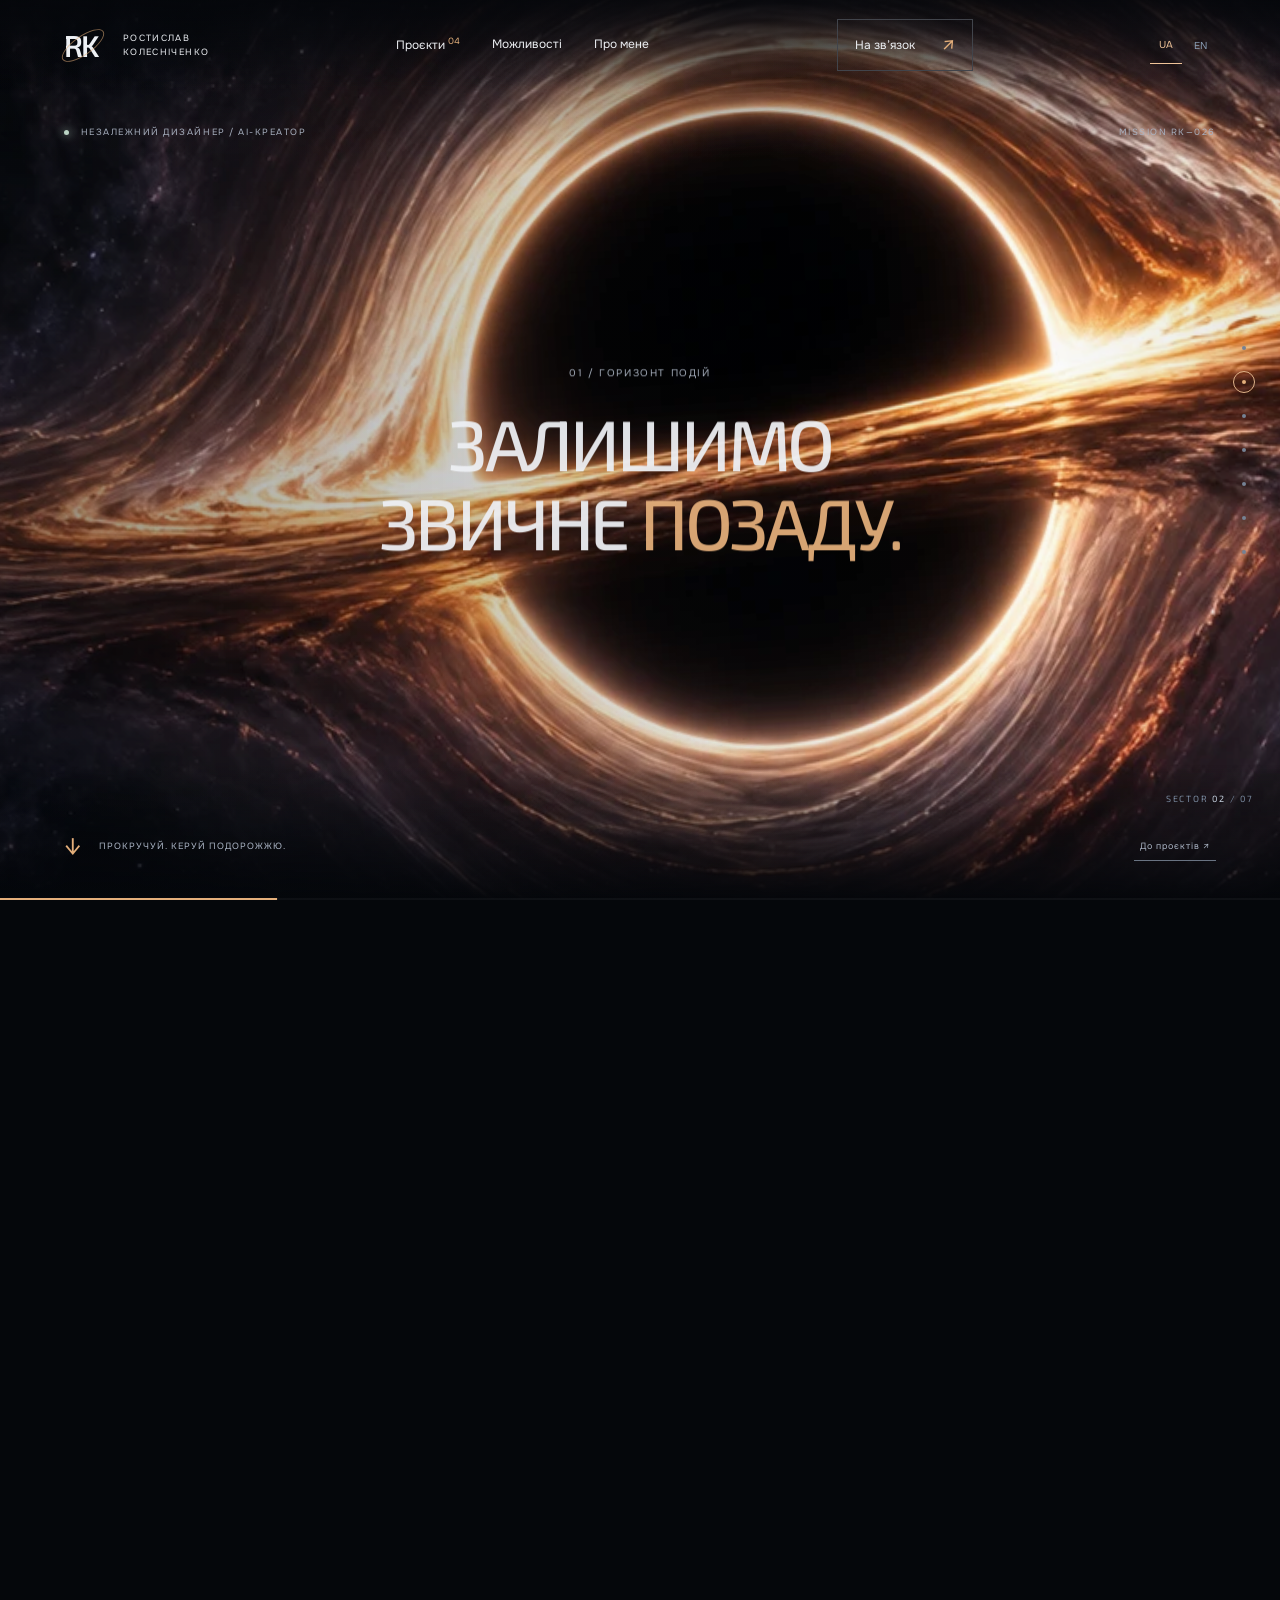
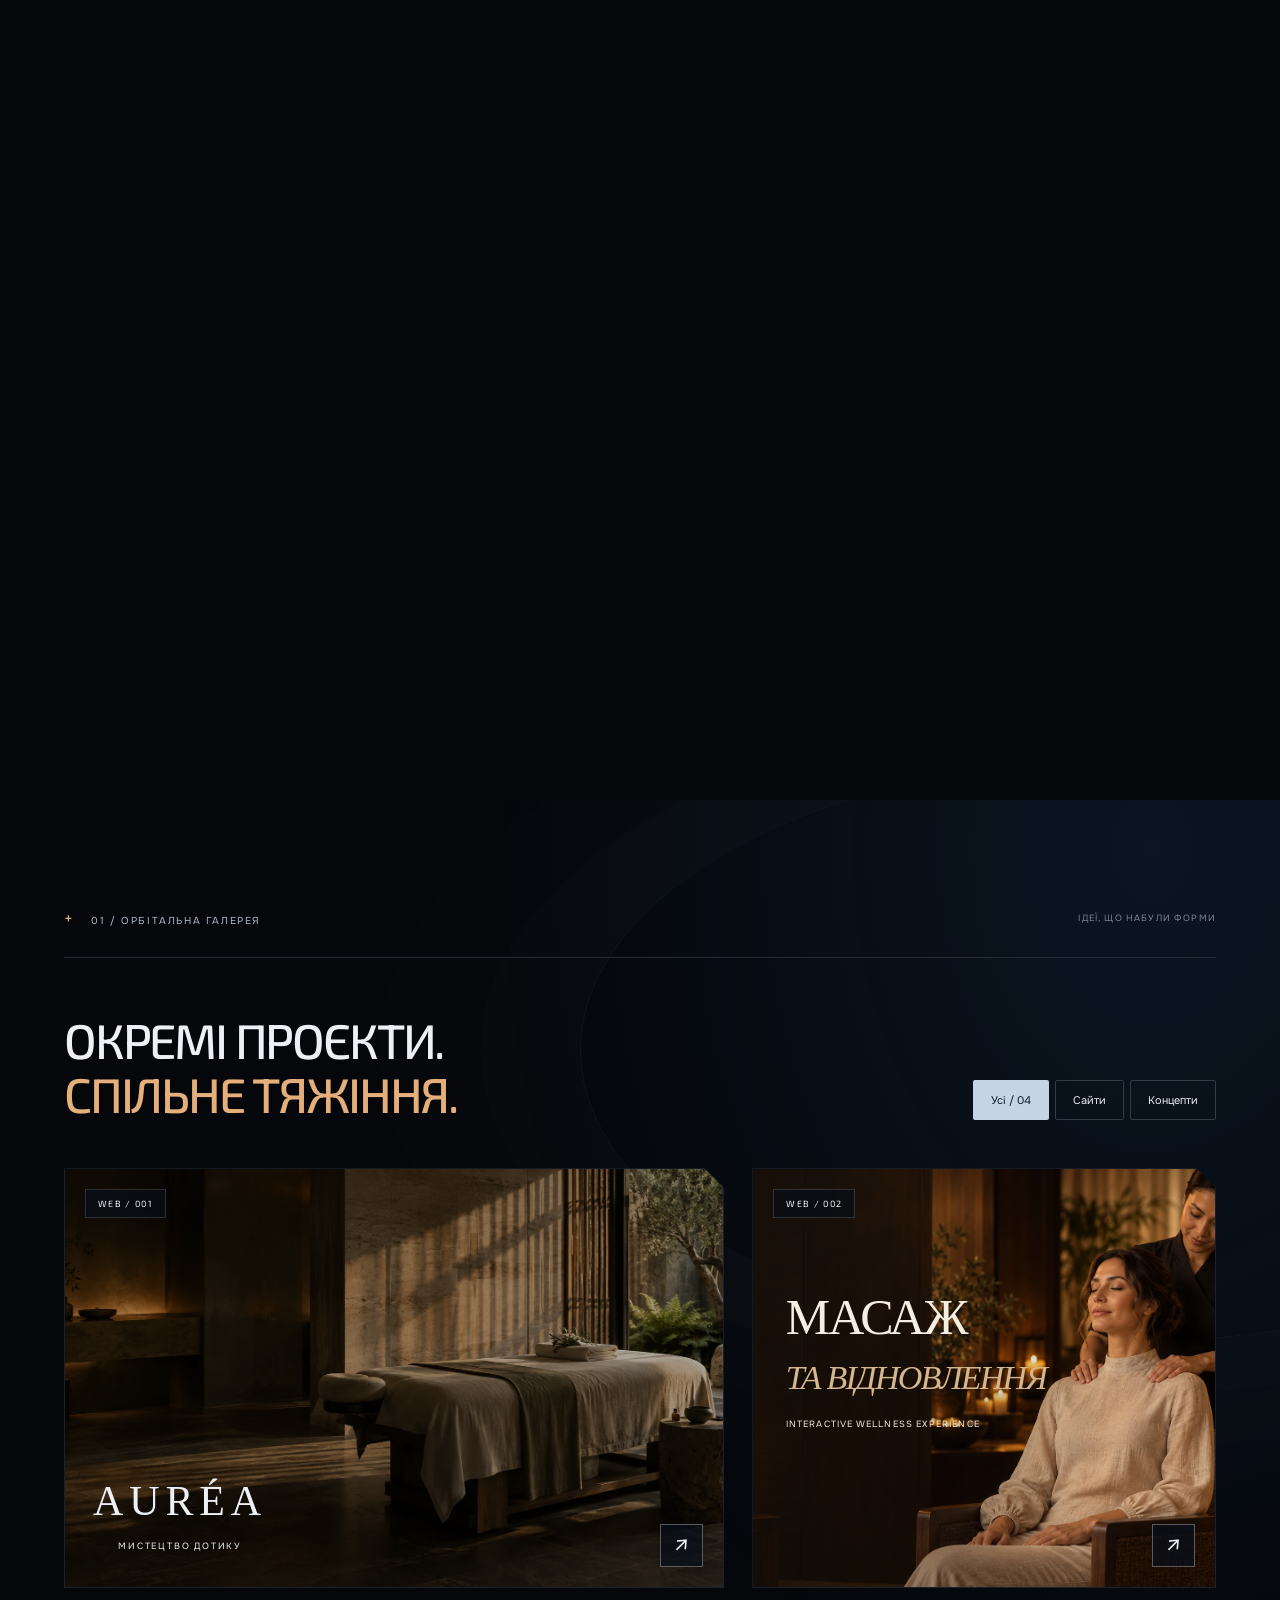
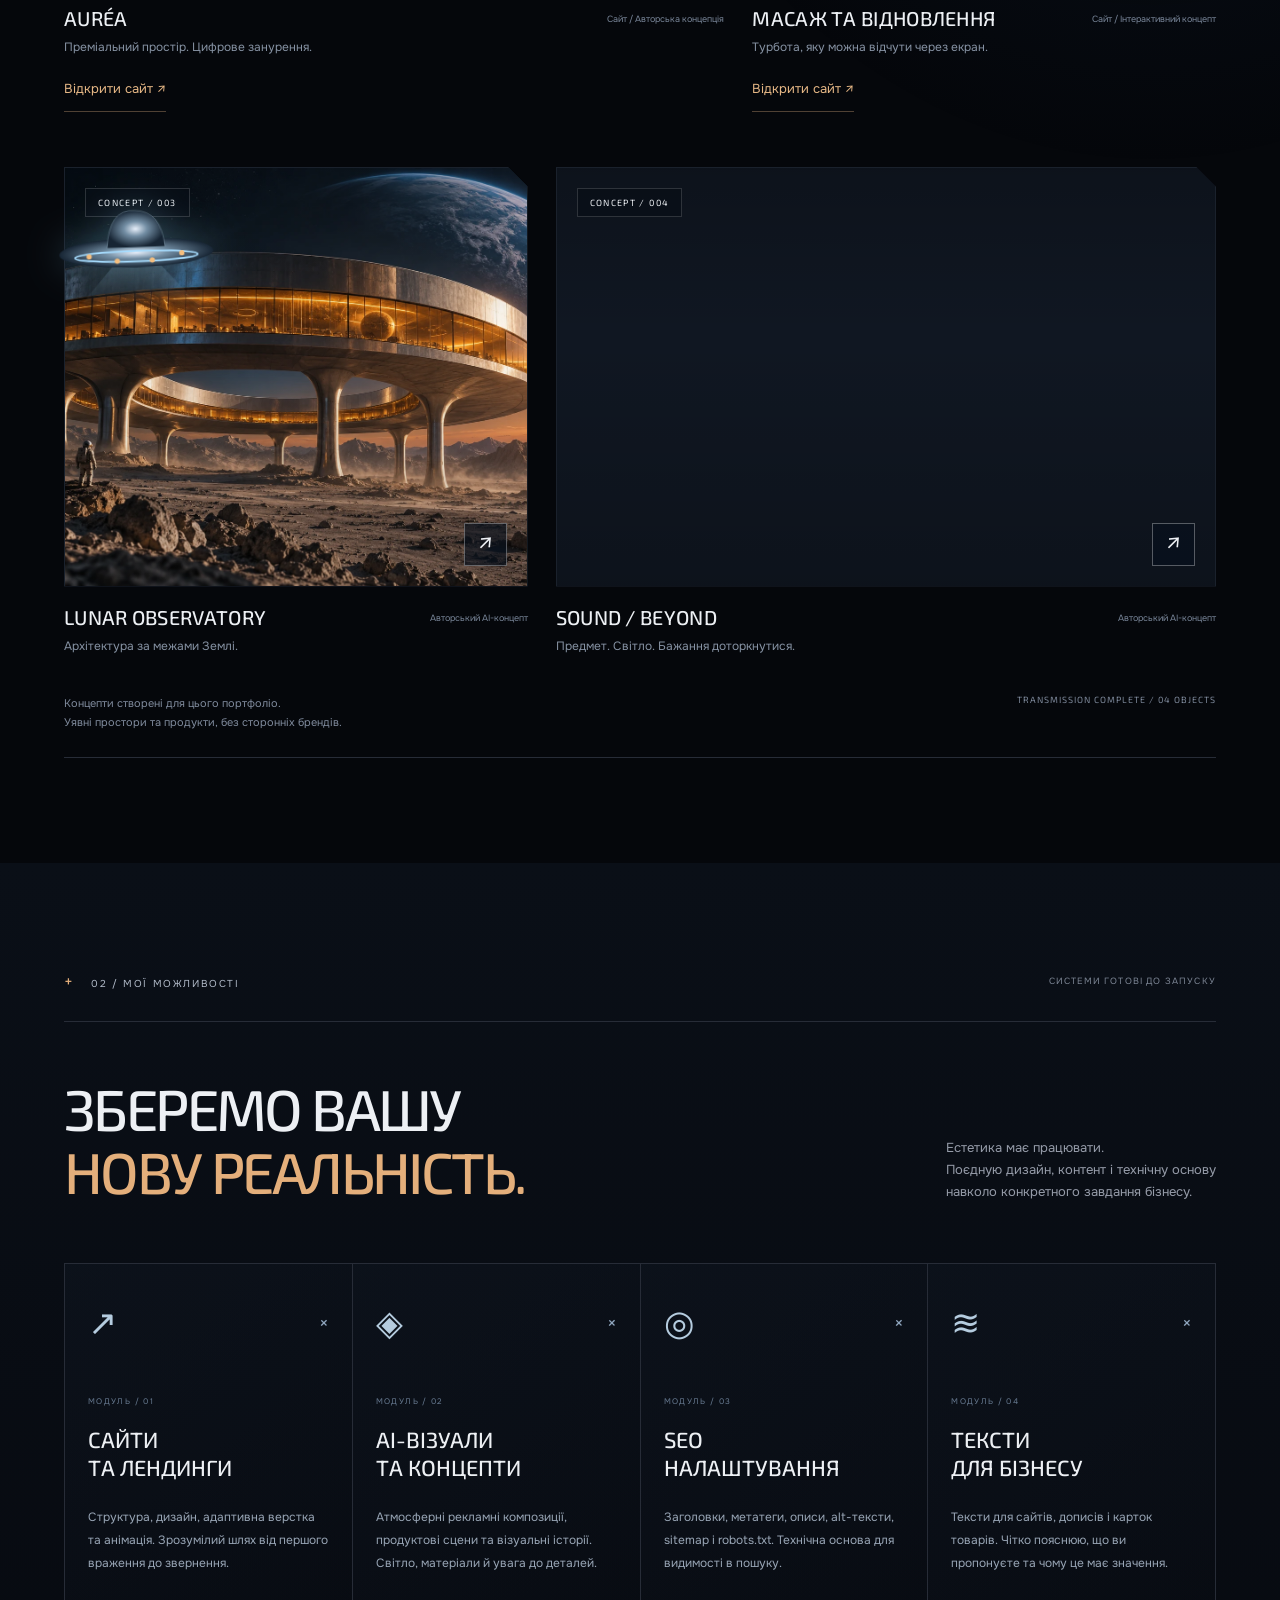
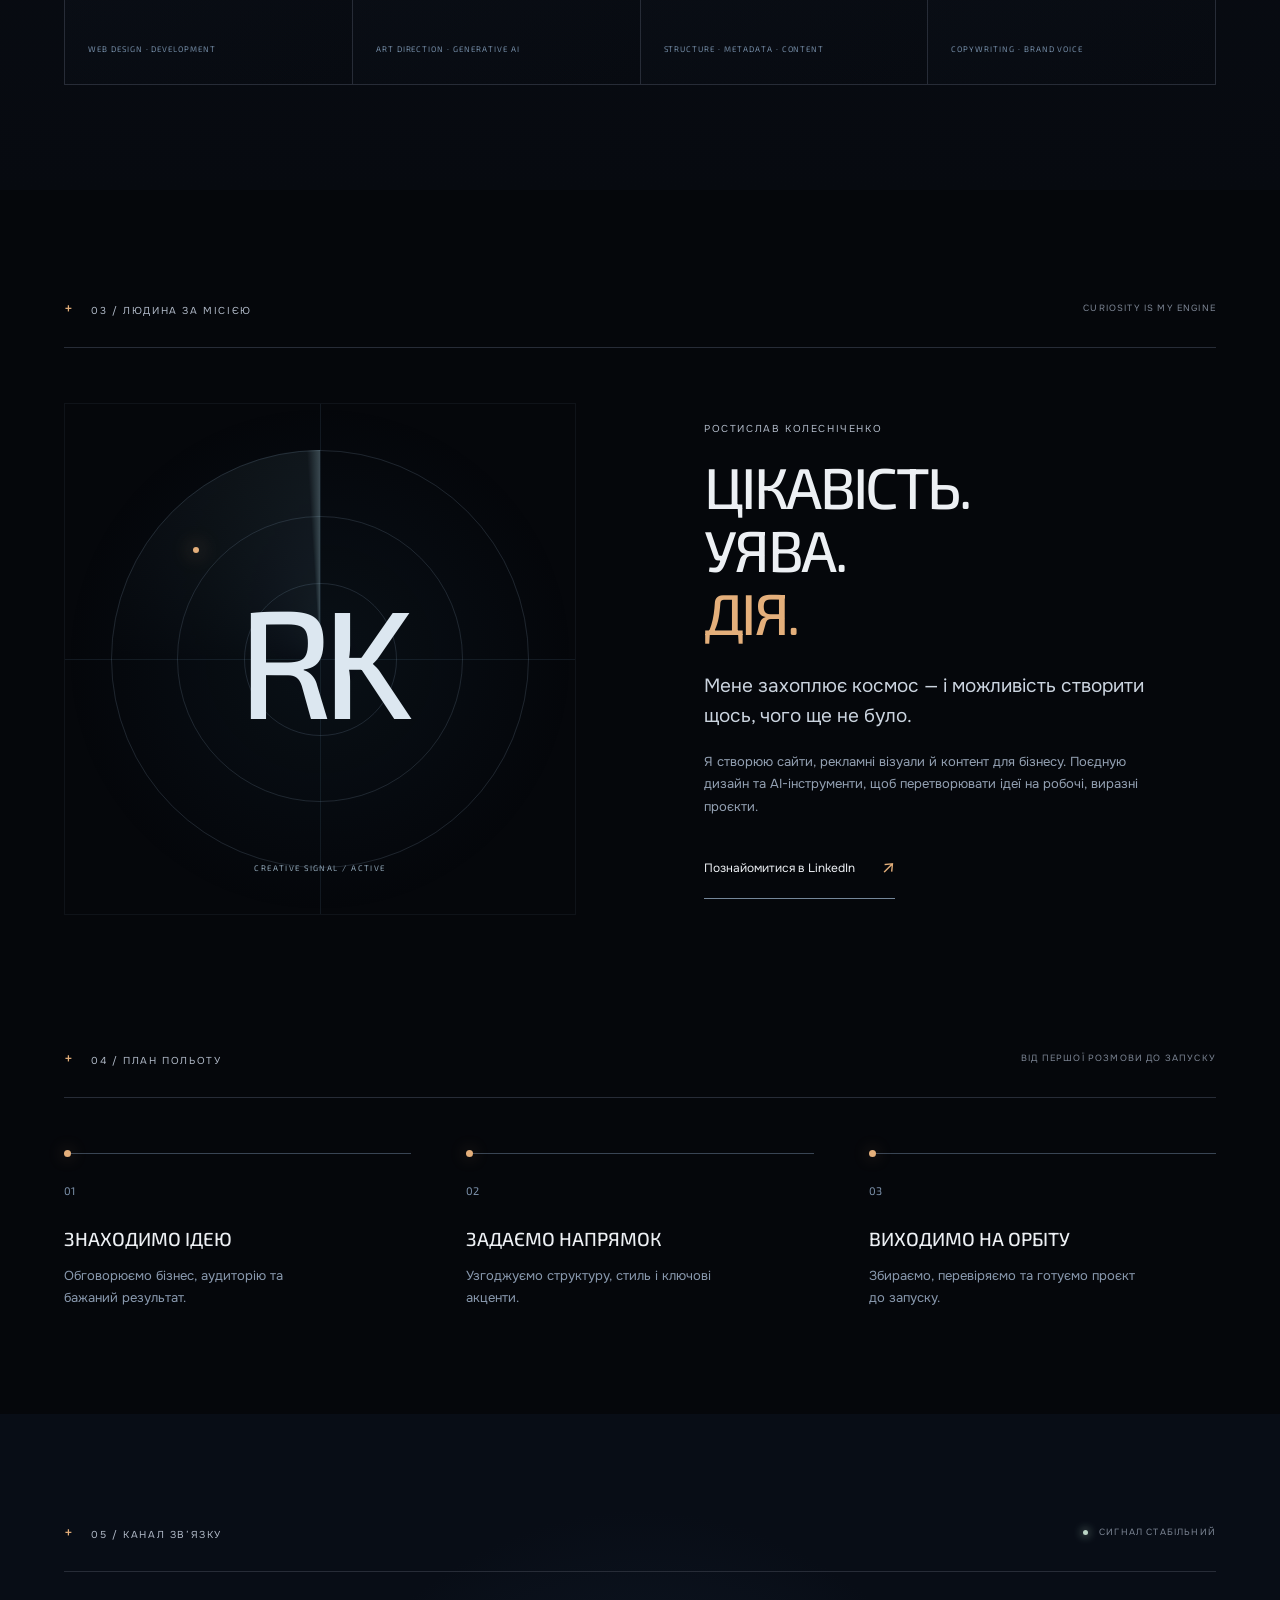
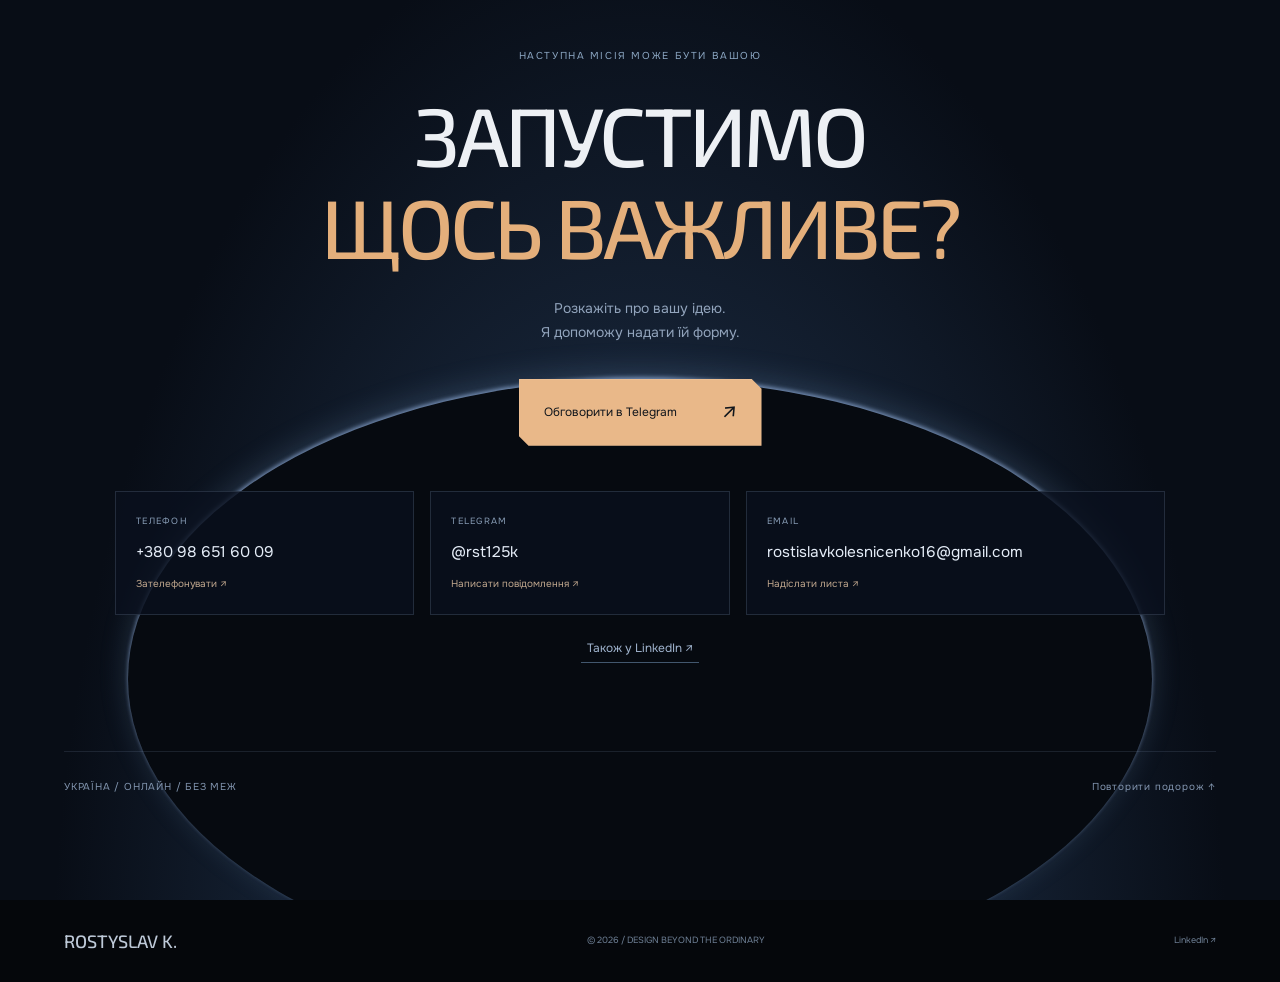
<file: index.html>
<!doctype html><html lang="uk"><head><meta charset="UTF-8"><meta name="viewport" content="width=device-width,initial-scale=1"><title>Створення сайтів та SEO — Ростислав Колесніченко</title><meta name="description" content="Створюю сайти й лендинги, AI-візуали та тексти для бізнесу. Налаштовую базове технічне SEO. Портфоліо Ростислава Колесніченка — Україна, робота онлайн."><meta name="theme-color" content="#05070b"><link rel="canonical" href="https://rostyslav-orbit.yh8mnpg7fv.chatgpt.site/"><meta property="og:title" content="Створення сайтів та SEO — Ростислав Колесніченко"><meta property="og:description" content="Створюю сайти й лендинги, AI-візуали та тексти для бізнесу. Налаштовую базове технічне SEO. Портфоліо Ростислава Колесніченка — Україна, робота онлайн."><meta property="og:image" content="https://rostyslav-orbit.yh8mnpg7fv.chatgpt.site/assets/blackhole.webp"><meta property="og:type" content="website"><meta property="og:locale" content="uk_UA"><meta property="og:url" content="https://rostyslav-orbit.yh8mnpg7fv.chatgpt.site/"><meta property="og:image:alt" content="Космічне портфоліо Ростислава Колесніченка"><meta name="twitter:card" content="summary_large_image"><link rel="alternate" hreflang="uk" href="https://rostyslav-orbit.yh8mnpg7fv.chatgpt.site/"><link rel="alternate" hreflang="en" href="https://rostyslav-orbit.yh8mnpg7fv.chatgpt.site/en/"><link rel="alternate" hreflang="x-default" href="https://rostyslav-orbit.yh8mnpg7fv.chatgpt.site/"><link rel="preload" href="assets/fonts/Exo2.woff" as="font" type="font/woff" crossorigin><link rel="icon" href="data:image/svg+xml,%3Csvg xmlns='http://www.w3.org/2000/svg' viewBox='0 0 64 64'%3E%3Crect width='64' height='64' rx='16' fill='%2305070b'/%3E%3Cellipse cx='32' cy='32' rx='27' ry='11' transform='rotate(-25 32 32)' fill='none' stroke='%23f0b77a' stroke-width='3'/%3E%3Ccircle cx='32' cy='32' r='12' fill='%2305070b' stroke='white'/%3E%3C/svg%3E"><link rel="stylesheet" href="fonts.css"><link rel="stylesheet" href="style.css?v=7"><script src="cosmos.js?v=7" defer></script><script src="app.js?v=7" defer></script><script type="application/ld+json">{"@context": "https://schema.org", "@graph": [{"@type": "Person", "@id": "https://rostyslav-orbit.yh8mnpg7fv.chatgpt.site/#person", "name": "Ростислав Колесніченко", "alternateName": "Rostyslav Kolesnichenko", "url": "https://rostyslav-orbit.yh8mnpg7fv.chatgpt.site/", "telephone": "+380986516009", "email": "rostislavkolesnicenko16@gmail.com", "sameAs": ["https://www.linkedin.com/in/rostyslav-kolesnichenko", "https://t.me/rst125k"], "knowsAbout": ["Web design", "Landing pages", "AI visuals", "Technical SEO", "Copywriting"]}, {"@type": "WebSite", "@id": "https://rostyslav-orbit.yh8mnpg7fv.chatgpt.site/#website", "name": "Rostyslav Kolesnichenko — Web, Visuals & SEO", "url": "https://rostyslav-orbit.yh8mnpg7fv.chatgpt.site/", "inLanguage": ["uk", "en"], "publisher": {"@id": "https://rostyslav-orbit.yh8mnpg7fv.chatgpt.site/#person"}}]}</script><noscript><style>.journey{height:100svh;min-height:600px}.stage{position:relative}.chapter-nav{display:none}</style></noscript></head><body>
<a class="skip" href="#work">Пропустити подорож</a>
<header class="header"><a class="brand" href="#top" aria-label="На початок">RK<span class="brand-orbit"></span><small>РОСТИСЛАВ<br>КОЛЕСНІЧЕНКО</small></a><nav aria-label="Головна навігація"><a href="#work">Проєкти <sup>04</sup></a><a href="#services">Можливості</a><a href="#about">Про мене</a></nav><a class="header-cta" href="#contact">На зв’язок <span>↗</span></a><div class="language-switch" aria-label="Мова сайту"><a href="./" lang="uk" hreflang="uk" aria-current="page">UA</a><a href="en/" lang="en" hreflang="en">EN</a></div><button class="menu-toggle" aria-label="Відкрити меню" aria-expanded="false" aria-controls="mobile-nav">☰</button></header>
<nav id="mobile-nav" hidden aria-label="Мобільна навігація"><a href="#work">Проєкти</a><a href="#services">Можливості</a><a href="#about">Про мене</a><a href="#contact">На зв’язок</a></nav>
<main><section id="top" class="journey" aria-label="Космічна подорож"><div class="stage"><div class="scene-backdrop"></div><canvas id="space" aria-hidden="true"></canvas><canvas id="objects" aria-hidden="true"></canvas><div class="scene-shade"></div>
<div class="mission-top"><span><i class="signal"></i> НЕЗАЛЕЖНИЙ ДИЗАЙНЕР / AI-КРЕАТОР</span><span>MISSION RK—026</span></div>
<div class="scene-copy intro-copy" data-scene="0"><p class="eyebrow">УКРАЇНА · ПРАЦЮЮ З УСІМ СВІТОМ</p><h1>ТВОЯ ІДЕЯ.<br><span>НОВИЙ ВСЕСВІТ.</span></h1><p class="lead">Створюю сайти, лендинги та AI-візуали для бізнесу.<br>Налаштовую базове технічне SEO.</p><div class="hero-actions"><a class="button" href="#work">Дослідити роботи <span>↗</span></a><a class="hero-contact" href="https://t.me/rst125k" target="_blank" rel="noopener noreferrer">Написати в Telegram ↗</a></div></div>
<div class="scene-copy center-copy" data-scene="1" aria-hidden="true"><p class="eyebrow">01 / ГОРИЗОНТ ПОДІЙ</p><h2>ЗАЛИШИМО<br>ЗВИЧНЕ <span>ПОЗАДУ.</span></h2></div>
<div class="scene-copy center-copy" data-scene="2" aria-hidden="true"><p class="eyebrow">02 / КРІЗЬ НЕВІДОМЕ</p><h2>ІДЕЯ ЗМІНЮЄ<br><span>ПРОСТІР.</span></h2></div>
<div class="scene-copy side-copy" data-scene="3" aria-hidden="true"><p class="eyebrow">03 / ТОЧКА НАРОДЖЕННЯ</p><h2>ОДНА ІСКРА.<br><span>НОВА ІСТОРІЯ.</span></h2><p class="lead">Сильний дизайн починається з моменту,<br>який неможливо пропустити.</p></div>
<div class="scene-copy side-copy" data-scene="4" aria-hidden="true"><p class="eyebrow">04 / НОВА ПЕРСПЕКТИВА</p><h2>ДИВИСЬ<br><span>ШИРШЕ.</span></h2><p class="lead">Створюю сайти, що розкривають ваш бізнес.<br>Продумую форму, зміст і кожну взаємодію.</p></div>
<div class="scene-copy side-copy" data-scene="5" aria-hidden="true"><p class="eyebrow">05 / СИГНАЛ ЗНАЙДЕНО</p><h2>ВАШ БІЗНЕС.<br><span>НА НОВІЙ ОРБІТІ.</span></h2><p class="lead">Дизайн привертає увагу.<br>Контент і SEO допомагають вас знайти.</p></div>
<div class="scene-copy center-copy" data-scene="6" aria-hidden="true"><p class="eyebrow">06 / ПРИБУТТЯ</p><h2>ТЕПЕР —<br><span>ДО СПРАВИ.</span></h2><a class="text-link" href="#work">Стикування з портфоліо <span>↓</span></a></div>
<div class="mission-bottom"><a href="#work" class="scroll-cue"><span>↓</span> ПРОКРУЧУЙ. КЕРУЙ ПОДОРОЖЖЮ.</a><a href="#work" class="skip-journey">До проєктів ↗</a></div><div class="chapter-nav" role="group" aria-label="Сцени подорожі"><button data-progress="0" aria-label="Початок" aria-pressed="true"></button><button data-progress="0.19" aria-label="Чорна діра" aria-pressed="false"></button><button data-progress="0.34" aria-label="Тунель" aria-pressed="false"></button><button data-progress="0.46" aria-label="Зіткнення" aria-pressed="false"></button><button data-progress="0.60" aria-label="Земля" aria-pressed="false"></button><button data-progress="0.78" aria-label="Супутник" aria-pressed="false"></button><button data-progress="0.95" aria-label="Прибуття" aria-pressed="false"></button></div><div class="flight-progress"><span></span></div><span class="telemetry" aria-hidden="true">SECTOR <b id="sector">01</b> / 07</span>
</div></section>
<section id="work" class="work section"><div class="orbital-grid" aria-hidden="true"></div><div class="ufo-flight" aria-hidden="true"><svg viewBox="0 0 240 120"><defs><radialGradient id="ufoMetal"><stop stop-color="#e7effa"/><stop offset=".4" stop-color="#728da3"/><stop offset="1" stop-color="#172534"/></radialGradient><linearGradient id="ufoBeam" x2="0" y2="1"><stop stop-color="#acdfff" stop-opacity=".22"/><stop offset="1" stop-color="#acdfff" stop-opacity="0"/></linearGradient></defs><path d="M105 58L50 120H190L135 58" fill="url(#ufoBeam)"/><ellipse cx="120" cy="57" rx="88" ry="17" fill="url(#ufoMetal)"/><path d="M87 51Q90 6 120 9Q150 10 153 51Z" fill="url(#ufoMetal)" stroke="#bddeeb" stroke-opacity=".3"/><ellipse cx="120" cy="61" rx="70" ry="6" fill="none" stroke="#a7ddff" stroke-width="2"/><g fill="#f5be7e"><circle cx="66" cy="60" r="3"/><circle cx="98" cy="66" r="3"/><circle cx="138" cy="66" r="3"/><circle cx="172" cy="59" r="3"/></g></svg></div>
<div class="section-top reveal"><p class="eyebrow"><span class="tiny-cross">+</span> 01 / ОРБІТАЛЬНА ГАЛЕРЕЯ</p><span class="muted-label">ІДЕЇ, ЩО НАБУЛИ ФОРМИ</span></div><div class="section-heading reveal"><h2>ОКРЕМІ ПРОЄКТИ.<br><span>СПІЛЬНЕ ТЯЖІННЯ.</span></h2><div class="filters" role="group" aria-label="Фільтр проєктів"><button data-filter="all" aria-pressed="true">Усі / 04</button><button data-filter="web" aria-pressed="false">Сайти</button><button data-filter="visual" aria-pressed="false">Концепти</button></div></div>
<div class="projects">
<article class="project project-wide reveal" data-category="web"><button class="project-image aurea-preview" data-project="aurea" aria-label="Відкрити AURÉA"><img src="assets/aurea.webp" width="1672" height="941" alt="Авторська концепція масажного простору AURÉA" loading="lazy" decoding="async"><span class="project-label">WEB / 001</span><span class="aurea-brand">AURÉA<small>МИСТЕЦТВО ДОТИКУ</small></span><span class="project-open">↗</span></button><div class="project-meta"><div><h3>AURÉA</h3><p>Преміальний простір. Цифрове занурення.</p></div><span>Сайт / Авторська концепція</span></div><a class="project-visit" href="projects/aurea/index.html" target="_blank" rel="noopener noreferrer">Відкрити сайт ↗</a></article>
<article class="project project-narrow reveal" data-category="web"><button class="project-image massage-preview" data-project="massage" aria-label="Відкрити Масаж та відновлення"><img src="assets/massage.webp" width="1536" height="1024" alt="Інтерактивний сайт масажної студії — авторський концепт" loading="lazy" decoding="async"><span class="project-label">WEB / 002</span><span class="massage-brand">МАСАЖ<br><em>ТА ВІДНОВЛЕННЯ</em><small>INTERACTIVE WELLNESS EXPERIENCE</small></span><span class="project-open">↗</span></button><div class="project-meta"><div><h3>МАСАЖ ТА ВІДНОВЛЕННЯ</h3><p>Турбота, яку можна відчути через екран.</p></div><span>Сайт / Інтерактивний концепт</span></div><a class="project-visit" href="projects/massage/index.html" target="_blank" rel="noopener noreferrer">Відкрити сайт ↗</a></article>
<article class="project project-narrow reveal" data-category="visual"><button class="project-image lunar-preview" data-project="lunar" aria-label="Відкрити авторський архітектурний концепт"><img src="assets/lunar.webp" alt="Фантастична місячна обсерваторія — авторський AI-концепт" loading="lazy" decoding="async" width="1672" height="941"><span class="project-label">CONCEPT / 003</span><span class="project-open">↗</span></button><div class="project-meta"><div><h3>LUNAR OBSERVATORY</h3><p>Архітектура за межами Землі.</p></div><span>Авторський AI-концепт</span></div></article>
<article class="project project-wide reveal" data-category="visual"><button class="project-image ion-preview" data-project="ion" aria-label="Відкрити авторський предметний концепт"><img src="assets/ion.webp" alt="Футуристичні навушники без бренду — авторський рекламний концепт" loading="lazy" decoding="async" width="1672" height="941"><span class="project-label">CONCEPT / 004</span><span class="project-open">↗</span></button><div class="project-meta"><div><h3>SOUND / BEYOND</h3><p>Предмет. Світло. Бажання доторкнутися.</p></div><span>Авторський AI-концепт</span></div></article>
</div><div class="gallery-foot"><p>Концепти створені для цього портфоліо.<br>Уявні простори та продукти, без сторонніх брендів.</p><span class="coordinate">TRANSMISSION COMPLETE / 04 OBJECTS</span></div></section>
<section id="services" class="services section"><div class="section-top reveal"><p class="eyebrow"><span class="tiny-cross">+</span> 02 / МОЇ МОЖЛИВОСТІ</p><span class="muted-label">СИСТЕМИ ГОТОВІ ДО ЗАПУСКУ</span></div><div class="service-heading reveal"><h2>ЗБЕРЕМО ВАШУ<br><span>НОВУ РЕАЛЬНІСТЬ.</span></h2><p>Естетика має працювати.<br>Поєдную дизайн, контент і технічну основу<br>навколо конкретного завдання бізнесу.</p></div><div class="service-grid">
<details class="service reveal" open><summary><span class="service-symbol">↗</span><small>МОДУЛЬ / 01</small><h3>САЙТИ<br>ТА ЛЕНДИНГИ</h3><b>+</b></summary><div><p>Структура, дизайн, адаптивна верстка та анімація. Зрозумілий шлях від першого враження до звернення.</p><span>WEB DESIGN · DEVELOPMENT</span></div></details>
<details class="service reveal" open><summary><span class="service-symbol">◈</span><small>МОДУЛЬ / 02</small><h3>AI-ВІЗУАЛИ<br>ТА КОНЦЕПТИ</h3><b>+</b></summary><div><p>Атмосферні рекламні композиції, продуктові сцени та візуальні історії. Світло, матеріали й увага до деталей.</p><span>ART DIRECTION · GENERATIVE AI</span></div></details>
<details class="service reveal" open><summary><span class="service-symbol">◎</span><small>МОДУЛЬ / 03</small><h3>SEO<br>НАЛАШТУВАННЯ</h3><b>+</b></summary><div><p>Заголовки, метатеги, описи, alt-тексти, sitemap і robots.txt. Технічна основа для видимості в пошуку.</p><span>STRUCTURE · METADATA · CONTENT</span></div></details>
<details class="service reveal" open><summary><span class="service-symbol">≋</span><small>МОДУЛЬ / 04</small><h3>ТЕКСТИ<br>ДЛЯ БІЗНЕСУ</h3><b>+</b></summary><div><p>Тексти для сайтів, дописів і карток товарів. Чітко пояснюю, що ви пропонуєте та чому це має значення.</p><span>COPYWRITING · BRAND VOICE</span></div></details>
</div></section>
<section id="about" class="about section"><div class="section-top reveal"><p class="eyebrow"><span class="tiny-cross">+</span> 03 / ЛЮДИНА ЗА МІСІЄЮ</p><span class="muted-label">CURIOSITY IS MY ENGINE</span></div><div class="about-layout"><div class="radar reveal" aria-hidden="true"><div class="radar-ring ring1"></div><div class="radar-ring ring2"></div><div class="radar-ring ring3"></div><div class="radar-sweep"></div><span class="radar-dot"></span><strong>RK</strong><small>CREATIVE SIGNAL / ACTIVE</small></div><div class="about-copy reveal"><p class="eyebrow">РОСТИСЛАВ КОЛЕСНІЧЕНКО</p><h2>ЦІКАВІСТЬ.<br>УЯВА.<br><span>ДІЯ.</span></h2><p class="large-copy">Мене захоплює космос — і можливість створити щось, чого ще не було.</p><p>Я створюю сайти, рекламні візуали й контент для бізнесу. Поєдную дизайн та AI-інструменти, щоб перетворювати ідеї на робочі, виразні проєкти.</p><a class="text-link" href="https://www.linkedin.com/in/rostyslav-kolesnichenko" target="_blank" rel="noopener noreferrer">Познайомитися в LinkedIn <span>↗</span></a></div></div></section>
<section class="process section"><div class="section-top reveal"><p class="eyebrow"><span class="tiny-cross">+</span> 04 / ПЛАН ПОЛЬОТУ</p><span class="muted-label">ВІД ПЕРШОЇ РОЗМОВИ ДО ЗАПУСКУ</span></div><div class="process-grid"><article class="reveal"><span>01</span><h3>ЗНАХОДИМО ІДЕЮ</h3><p>Обговорюємо бізнес, аудиторію та бажаний результат.</p></article><article class="reveal"><span>02</span><h3>ЗАДАЄМО НАПРЯМОК</h3><p>Узгоджуємо структуру, стиль і ключові акценти.</p></article><article class="reveal"><span>03</span><h3>ВИХОДИМО НА ОРБІТУ</h3><p>Збираємо, перевіряємо та готуємо проєкт до запуску.</p></article></div></section>
<section id="contact" class="contact section"><div class="contact-planet" aria-hidden="true"></div><div class="section-top reveal"><p class="eyebrow"><span class="tiny-cross">+</span> 05 / КАНАЛ ЗВ’ЯЗКУ</p><span class="muted-label"><i class="signal"></i> СИГНАЛ СТАБІЛЬНИЙ</span></div><div class="contact-body reveal"><p class="eyebrow">НАСТУПНА МІСІЯ МОЖЕ БУТИ ВАШОЮ</p><h2>ЗАПУСТИМО<br><span>ЩОСЬ ВАЖЛИВЕ?</span></h2><p>Розкажіть про вашу ідею.<br>Я допоможу надати їй форму.</p><a class="button" href="https://t.me/rst125k" target="_blank" rel="noopener noreferrer">Обговорити в Telegram <span>↗</span></a><address class="contact-options"><a href="tel:+380986516009"><span>ТЕЛЕФОН</span><strong>+380 98 651 60 09</strong><small>Зателефонувати ↗</small></a><a href="https://t.me/rst125k" target="_blank" rel="noopener noreferrer"><span>TELEGRAM</span><strong>@rst125k</strong><small>Написати повідомлення ↗</small></a><a href="mailto:rostislavkolesnicenko16@gmail.com"><span>EMAIL</span><strong>rostislavkolesnicenko16@gmail.com</strong><small>Надіслати листа ↗</small></a></address><a class="contact-linkedin" href="https://www.linkedin.com/in/rostyslav-kolesnichenko" target="_blank" rel="noopener noreferrer">Також у LinkedIn ↗</a></div><div class="contact-bottom"><span>УКРАЇНА / ОНЛАЙН / БЕЗ МЕЖ</span><a href="#top">Повторити подорож ↑</a></div></section>
</main><footer><a class="footer-name" href="#top">ROSTYSLAV K.</a><span>© <span id="year">2026</span> / DESIGN BEYOND THE ORDINARY</span><a href="https://www.linkedin.com/in/rostyslav-kolesnichenko" target="_blank" rel="noopener noreferrer">LinkedIn ↗</a></footer>
<dialog id="project-dialog" aria-labelledby="dialog-title"><button class="dialog-close" aria-label="Закрити проєкт">×</button><div class="dialog-media"><img id="dialog-image" alt=""></div><div class="dialog-content"><p id="dialog-type" class="eyebrow"></p><h2 id="dialog-title"></h2><p id="dialog-description"></p><div id="dialog-tags"></div><a id="dialog-link" class="button" target="_blank" rel="noopener noreferrer">Відкрити сайт ↗</a></div></dialog>
</body></html>
</file>
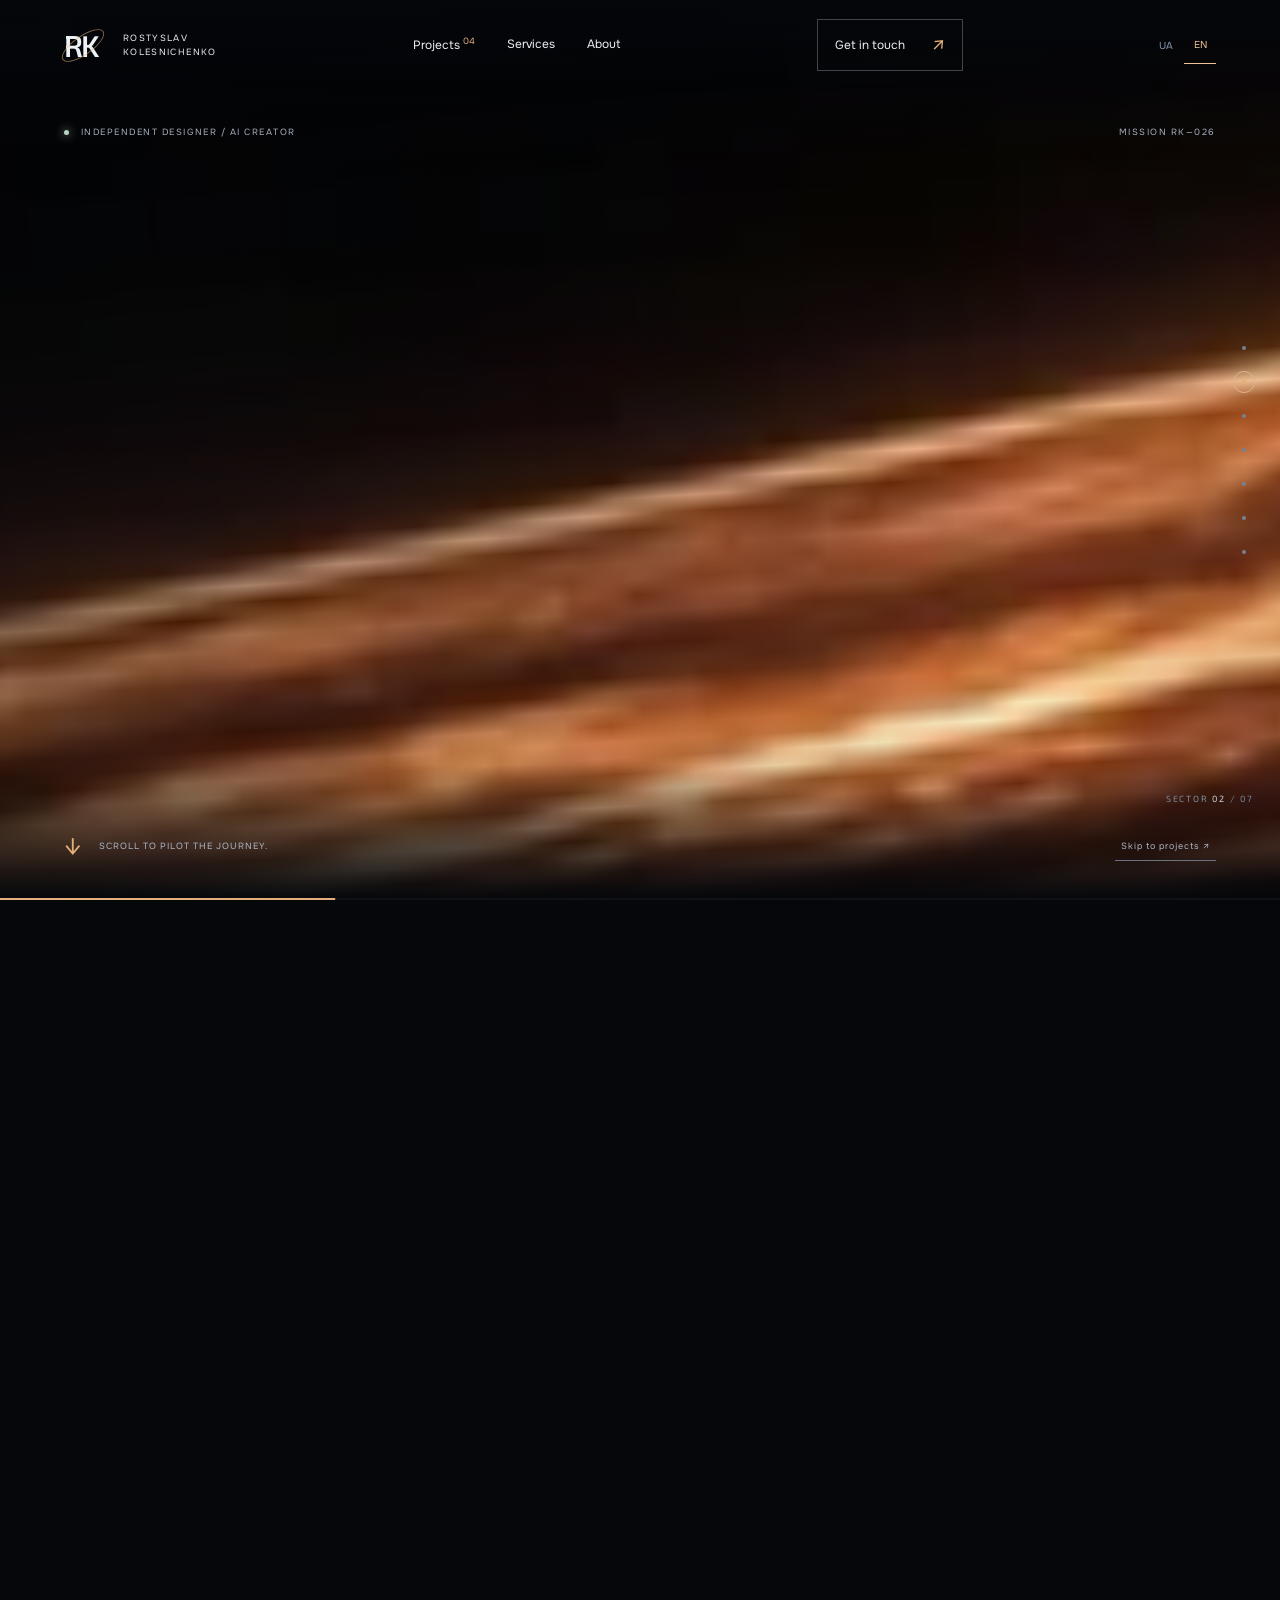
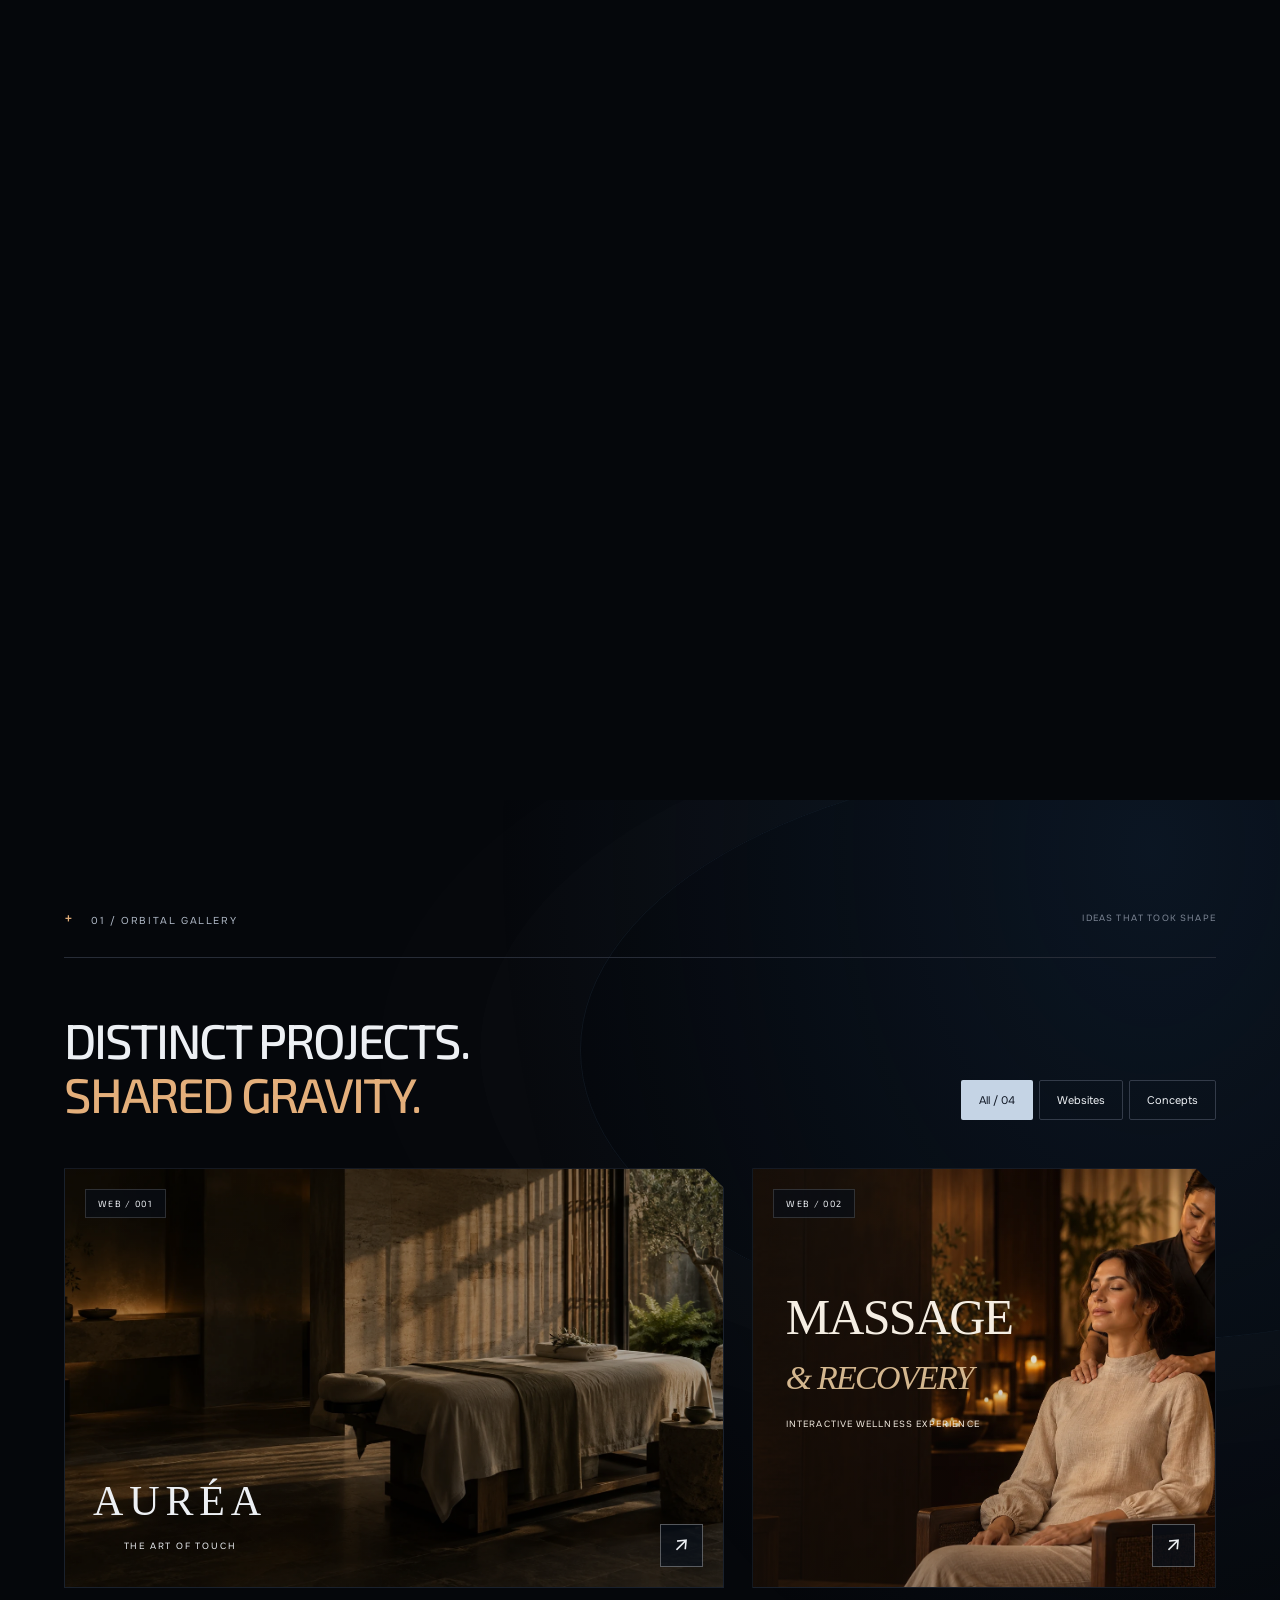
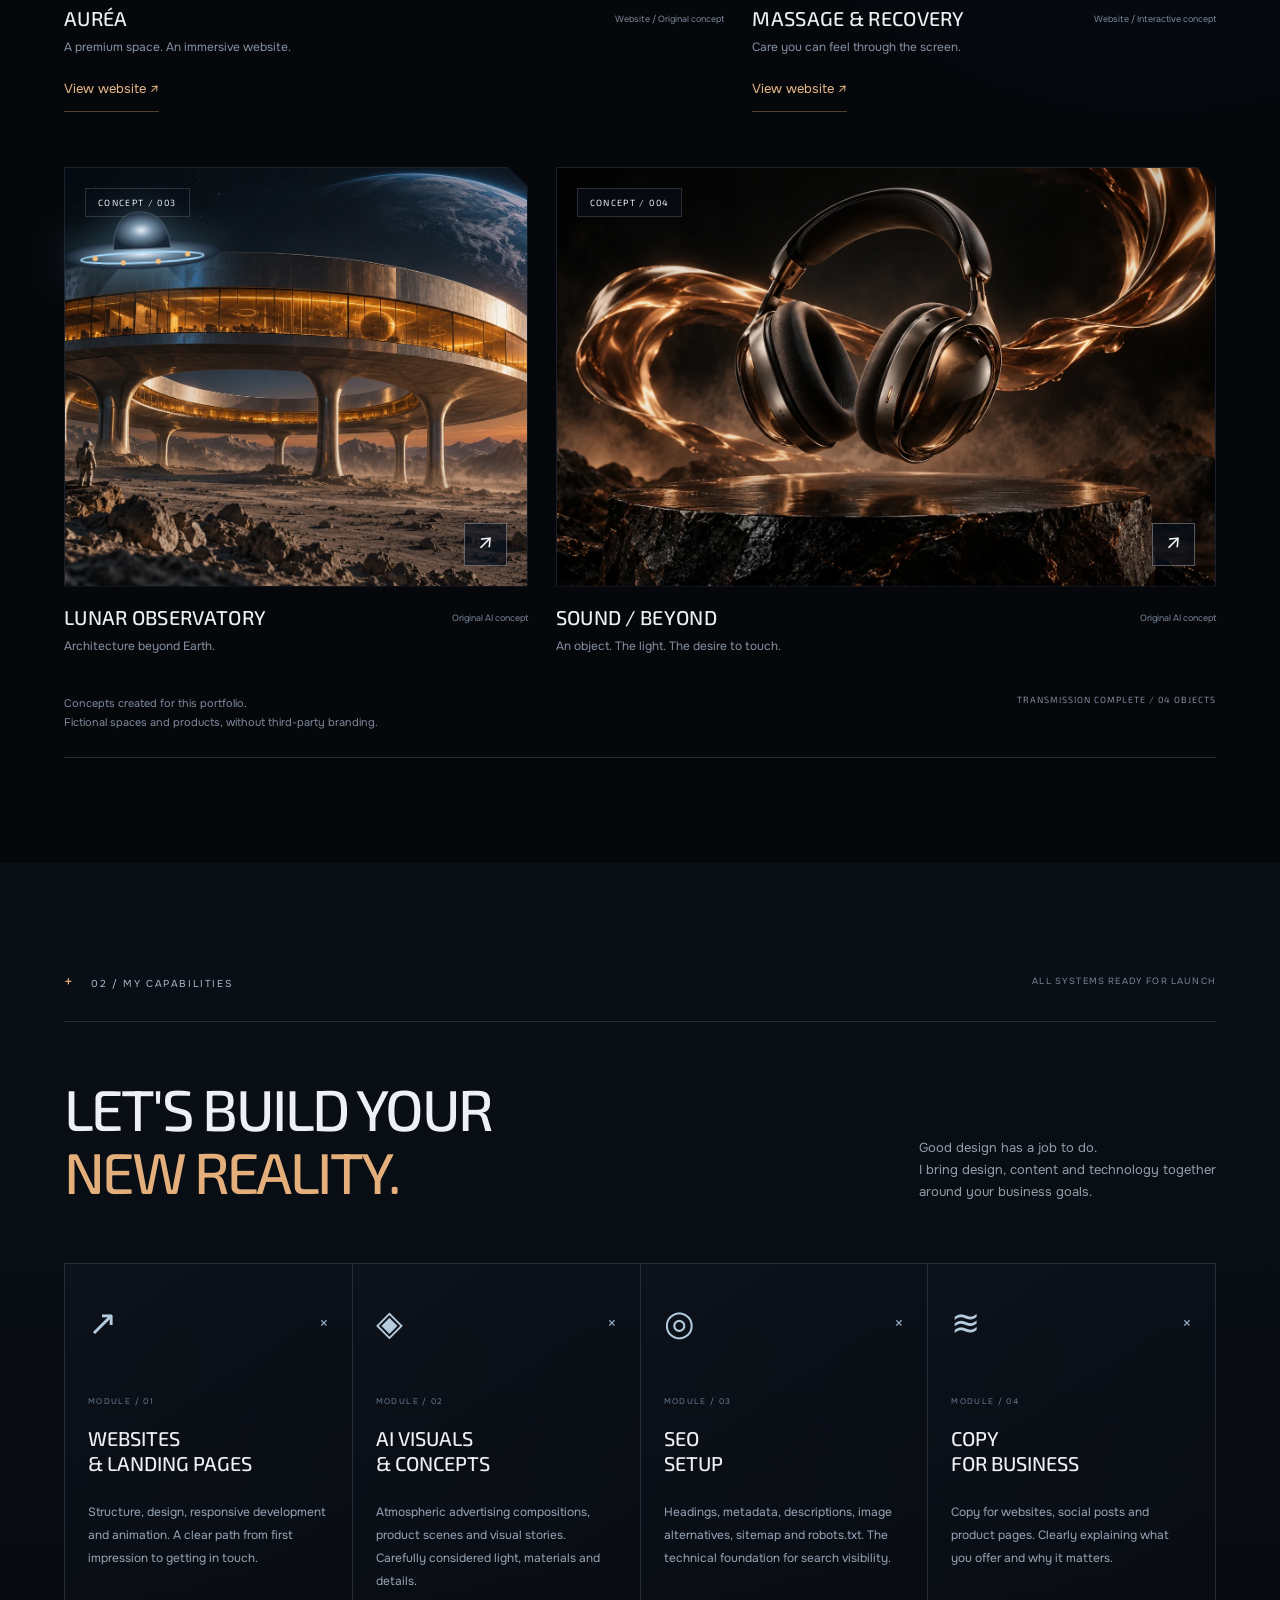
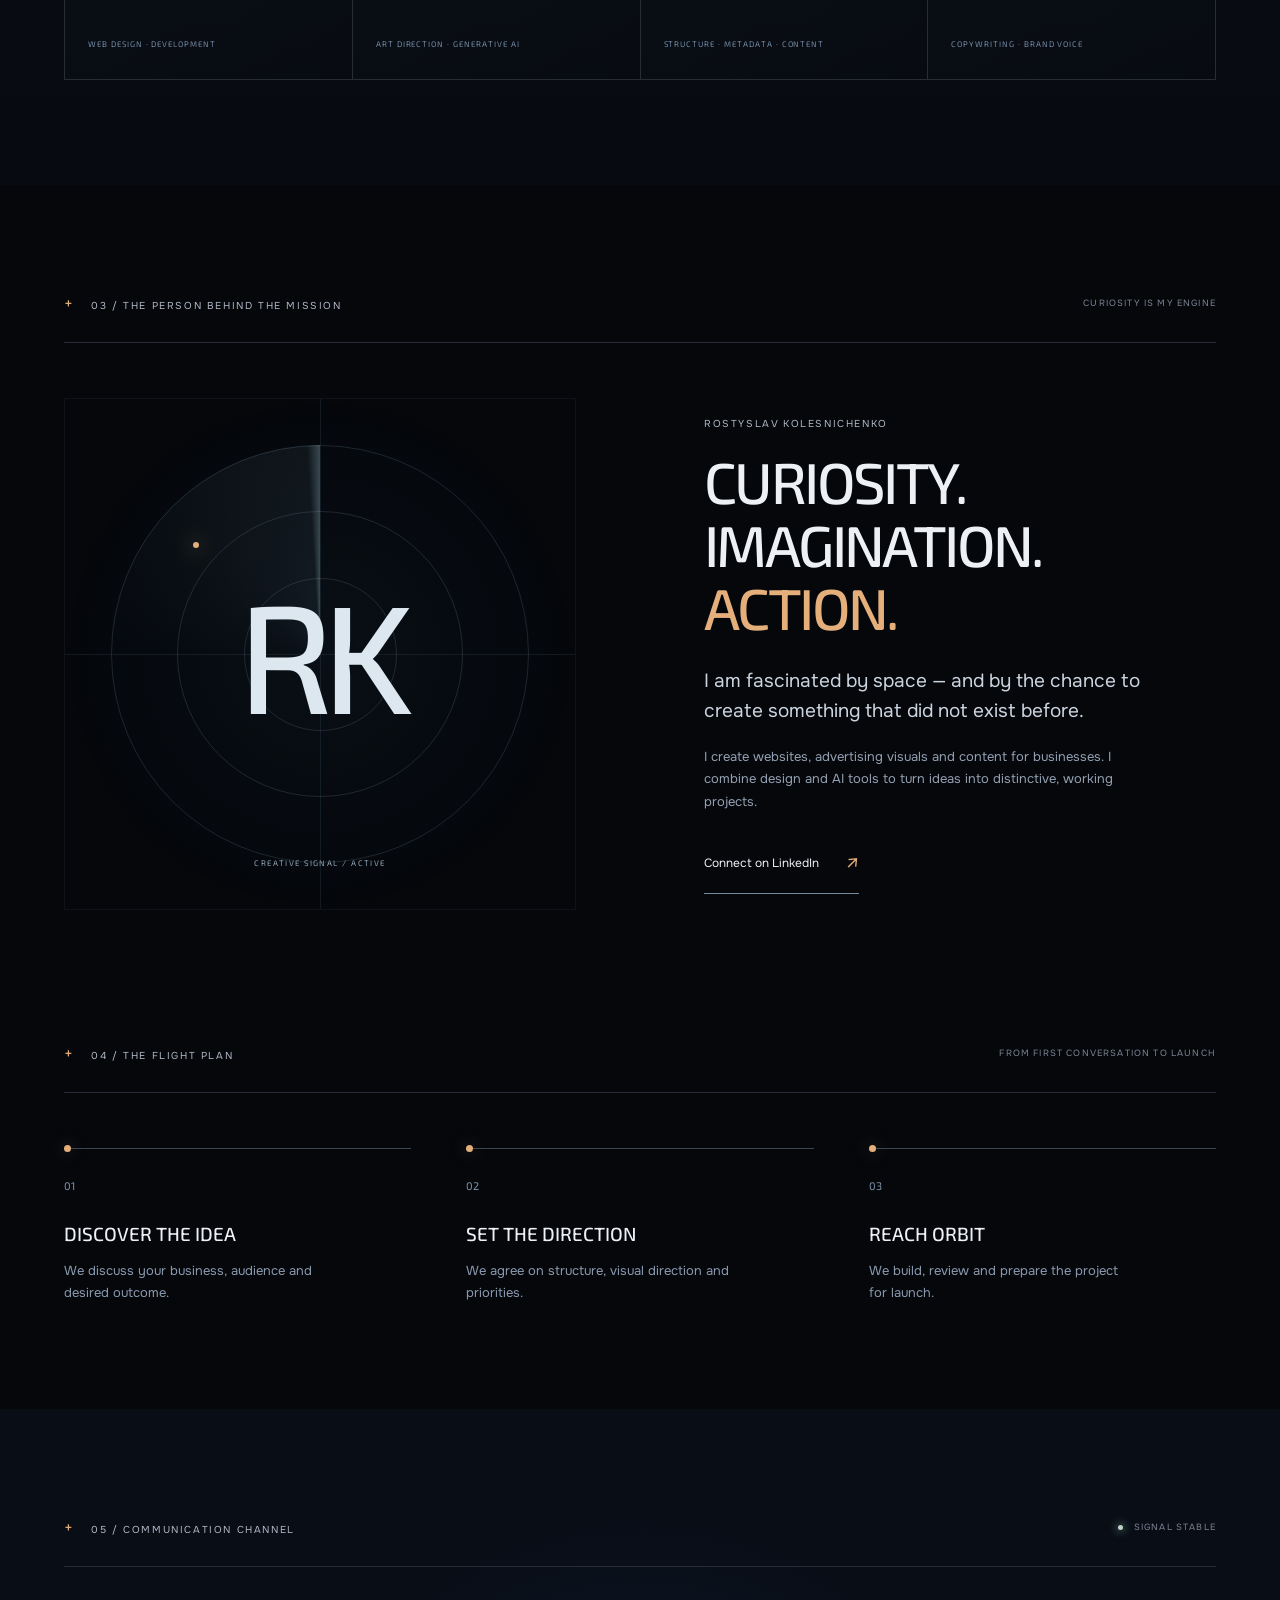
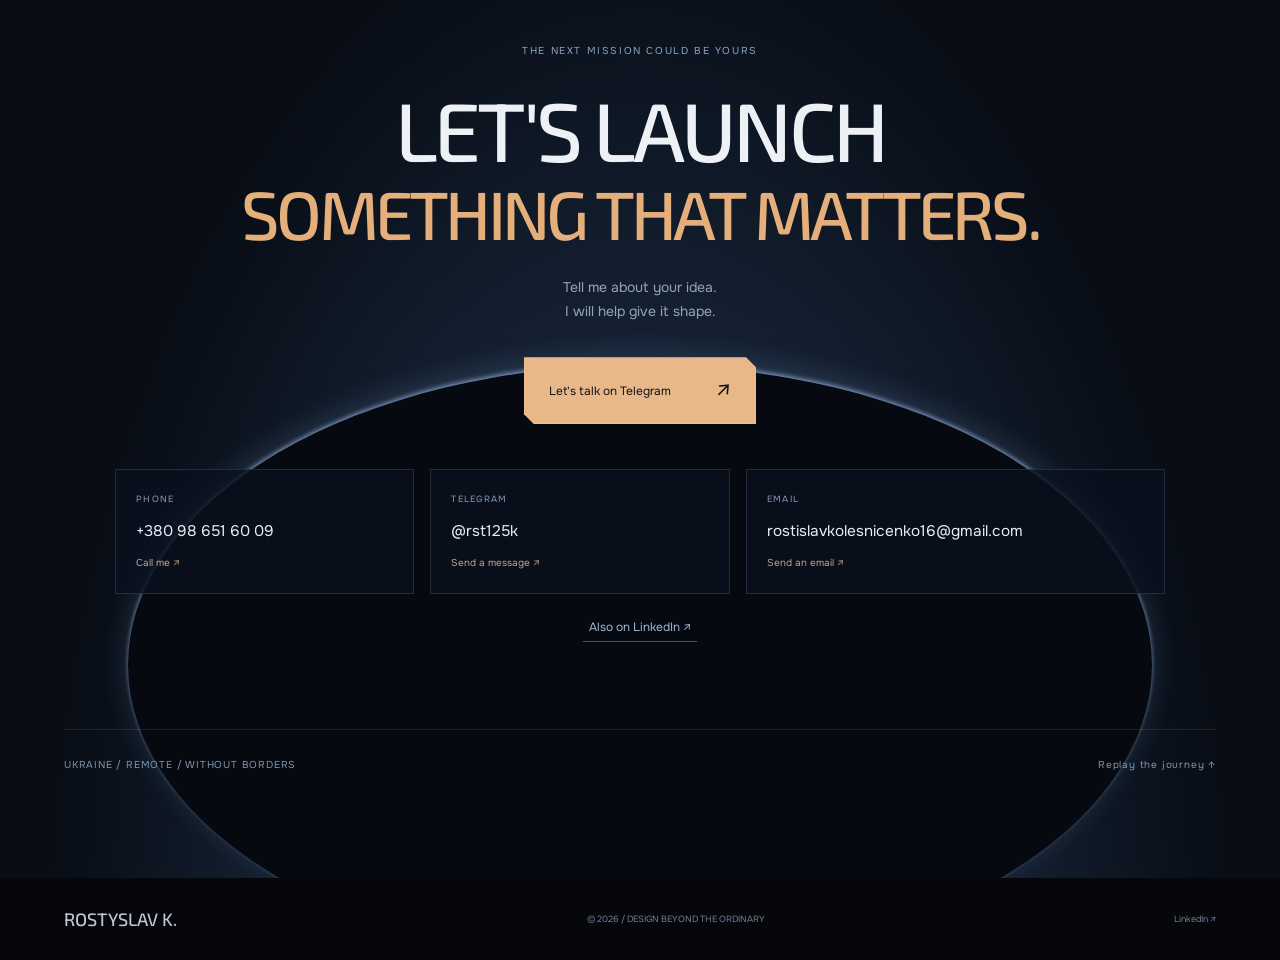
<file: en/index.html>
<!doctype html><html lang="en"><head><meta charset="UTF-8"><meta name="viewport" content="width=device-width,initial-scale=1"><title>Web Design & SEO — Rostyslav Kolesnichenko</title><meta name="description" content="Websites, landing pages, AI visuals and business copy. Basic technical SEO setup. Explore the portfolio of Rostyslav Kolesnichenko, working remotely from Ukraine."><meta name="theme-color" content="#05070b"><link rel="canonical" href="https://rostyslav-orbit.yh8mnpg7fv.chatgpt.site/en/"><meta property="og:title" content="Web Design &amp; SEO — Rostyslav Kolesnichenko"><meta property="og:description" content="Websites, landing pages, AI visuals and business copy. Basic technical SEO setup. Explore the portfolio of Rostyslav Kolesnichenko, working remotely from Ukraine."><meta property="og:image" content="https://rostyslav-orbit.yh8mnpg7fv.chatgpt.site/assets/blackhole.webp"><meta property="og:type" content="website"><meta property="og:locale" content="en_US"><meta property="og:url" content="https://rostyslav-orbit.yh8mnpg7fv.chatgpt.site/en/"><meta property="og:image:alt" content="The cosmic portfolio of Rostyslav Kolesnichenko"><meta name="twitter:card" content="summary_large_image"><link rel="alternate" hreflang="uk" href="https://rostyslav-orbit.yh8mnpg7fv.chatgpt.site/"><link rel="alternate" hreflang="en" href="https://rostyslav-orbit.yh8mnpg7fv.chatgpt.site/en/"><link rel="alternate" hreflang="x-default" href="https://rostyslav-orbit.yh8mnpg7fv.chatgpt.site/"><link rel="preload" href="../assets/fonts/Exo2.woff" as="font" type="font/woff" crossorigin><link rel="icon" href="data:image/svg+xml,%3Csvg xmlns=&#x27;http://www.w3.org/2000/svg&#x27; viewBox=&#x27;0 0 64 64&#x27;%3E%3Crect width=&#x27;64&#x27; height=&#x27;64&#x27; rx=&#x27;16&#x27; fill=&#x27;%2305070b&#x27;/%3E%3Cellipse cx=&#x27;32&#x27; cy=&#x27;32&#x27; rx=&#x27;27&#x27; ry=&#x27;11&#x27; transform=&#x27;rotate(-25 32 32)&#x27; fill=&#x27;none&#x27; stroke=&#x27;%23f0b77a&#x27; stroke-width=&#x27;3&#x27;/%3E%3Ccircle cx=&#x27;32&#x27; cy=&#x27;32&#x27; r=&#x27;12&#x27; fill=&#x27;%2305070b&#x27; stroke=&#x27;white&#x27;/%3E%3C/svg%3E"><link rel="stylesheet" href="../fonts.css"><link rel="stylesheet" href="../style.css?v=7"><script src="../cosmos.js?v=7" defer></script><script src="../app.js?v=7" defer></script><script type="application/ld+json">{"@context": "https://schema.org", "@graph": [{"@type": "Person", "@id": "https://rostyslav-orbit.yh8mnpg7fv.chatgpt.site/#person", "name": "Rostyslav Kolesnichenko", "alternateName": "Ростислав Колесніченко", "url": "https://rostyslav-orbit.yh8mnpg7fv.chatgpt.site/", "telephone": "+380986516009", "email": "rostislavkolesnicenko16@gmail.com", "sameAs": ["https://www.linkedin.com/in/rostyslav-kolesnichenko", "https://t.me/rst125k"], "knowsAbout": ["Web design", "Landing pages", "AI visuals", "Technical SEO", "Copywriting"]}, {"@type": "WebSite", "@id": "https://rostyslav-orbit.yh8mnpg7fv.chatgpt.site/#website", "name": "Rostyslav Kolesnichenko — Web, Visuals & SEO", "url": "https://rostyslav-orbit.yh8mnpg7fv.chatgpt.site/", "inLanguage": ["uk", "en"], "publisher": {"@id": "https://rostyslav-orbit.yh8mnpg7fv.chatgpt.site/#person"}}]}</script><noscript><style>.journey{height:100svh;min-height:600px}.stage{position:relative}.chapter-nav{display:none}</style></noscript></head><body>
<a class="skip" href="#work">Skip the journey</a>
<header class="header"><a class="brand" href="#top" aria-label="Back to top">RK<span class="brand-orbit"></span><small>ROSTYSLAV<br>KOLESNICHENKO</small></a><nav aria-label="Main navigation"><a href="#work">Projects <sup>04</sup></a><a href="#services">Services</a><a href="#about">About</a></nav><a class="header-cta" href="#contact">Get in touch <span>↗</span></a><div class="language-switch" aria-label="Website language"><a href="../" lang="uk" hreflang="uk">UA</a><a href="./" lang="en" hreflang="en" aria-current="page">EN</a></div><button class="menu-toggle" aria-label="Open menu" aria-expanded="false" aria-controls="mobile-nav">☰</button></header>
<nav id="mobile-nav" hidden aria-label="Mobile navigation"><a href="#work">Projects</a><a href="#services">Services</a><a href="#about">About</a><a href="#contact">Get in touch</a></nav>
<main><section id="top" class="journey" aria-label="A journey through space"><div class="stage"><div class="scene-backdrop"></div><canvas id="space" aria-hidden="true"></canvas><canvas id="objects" aria-hidden="true"></canvas><div class="scene-shade"></div>
<div class="mission-top"><span><i class="signal"></i> INDEPENDENT DESIGNER / AI CREATOR</span><span>MISSION RK—026</span></div>
<div class="scene-copy intro-copy" data-scene="0"><p class="eyebrow">BASED IN UKRAINE · WORKING WORLDWIDE</p><h1>YOUR IDEA.<br><span>A NEW UNIVERSE.</span></h1><p class="lead">I build websites, landing pages and AI visuals for businesses.<br>I also set up the technical foundations for SEO.</p><div class="hero-actions"><a class="button" href="#work">Explore my work <span>↗</span></a><a class="hero-contact" href="https://t.me/rst125k" target="_blank" rel="noopener noreferrer">Message on Telegram ↗</a></div></div>
<div class="scene-copy center-copy" data-scene="1" aria-hidden="true"><p class="eyebrow">01 / EVENT HORIZON</p><h2>LEAVE<br>THE ORDINARY <span>BEHIND.</span></h2></div>
<div class="scene-copy center-copy" data-scene="2" aria-hidden="true"><p class="eyebrow">02 / INTO THE UNKNOWN</p><h2>AN IDEA CHANGES<br><span>EVERYTHING.</span></h2></div>
<div class="scene-copy side-copy" data-scene="3" aria-hidden="true"><p class="eyebrow">03 / A NEW BEGINNING</p><h2>ONE SPARK.<br><span>A NEW STORY.</span></h2><p class="lead">Great design starts with a moment<br>you cannot ignore.</p></div>
<div class="scene-copy side-copy" data-scene="4" aria-hidden="true"><p class="eyebrow">04 / A NEW PERSPECTIVE</p><h2>SEE<br><span>FURTHER.</span></h2><p class="lead">I create websites that tell your business story.<br>Form, content and every interaction, considered together.</p></div>
<div class="scene-copy side-copy" data-scene="5" aria-hidden="true"><p class="eyebrow">05 / SIGNAL FOUND</p><h2>YOUR BUSINESS.<br><span>IN A NEW ORBIT.</span></h2><p class="lead">Design draws attention.<br>Content and SEO help people find you.</p></div>
<div class="scene-copy center-copy" data-scene="6" aria-hidden="true"><p class="eyebrow">06 / ARRIVAL</p><h2>NOW,<br><span>THE WORK.</span></h2><a class="text-link" href="#work">Dock with the portfolio <span>↓</span></a></div>
<div class="mission-bottom"><a href="#work" class="scroll-cue"><span>↓</span> SCROLL TO PILOT THE JOURNEY.</a><a href="#work" class="skip-journey">Skip to projects ↗</a></div><div class="chapter-nav" role="group" aria-label="Journey chapters"><button data-progress="0" aria-label="Beginning" aria-pressed="true"></button><button data-progress="0.19" aria-label="Black hole" aria-pressed="false"></button><button data-progress="0.34" aria-label="Wormhole" aria-pressed="false"></button><button data-progress="0.46" aria-label="Impact" aria-pressed="false"></button><button data-progress="0.60" aria-label="Earth" aria-pressed="false"></button><button data-progress="0.78" aria-label="Satellite" aria-pressed="false"></button><button data-progress="0.95" aria-label="Arrival" aria-pressed="false"></button></div><div class="flight-progress"><span></span></div><span class="telemetry" aria-hidden="true">SECTOR <b id="sector">01</b> / 07</span>
</div></section>
<section id="work" class="work section"><div class="orbital-grid" aria-hidden="true"></div><div class="ufo-flight" aria-hidden="true"><svg viewbox="0 0 240 120"><defs><radialgradient id="ufoMetal"><stop stop-color="#e7effa"></stop><stop offset=".4" stop-color="#728da3"></stop><stop offset="1" stop-color="#172534"></stop></radialgradient><lineargradient id="ufoBeam" x2="0" y2="1"><stop stop-color="#acdfff" stop-opacity=".22"></stop><stop offset="1" stop-color="#acdfff" stop-opacity="0"></stop></lineargradient></defs><path d="M105 58L50 120H190L135 58" fill="url(#ufoBeam)"></path><ellipse cx="120" cy="57" rx="88" ry="17" fill="url(#ufoMetal)"></ellipse><path d="M87 51Q90 6 120 9Q150 10 153 51Z" fill="url(#ufoMetal)" stroke="#bddeeb" stroke-opacity=".3"></path><ellipse cx="120" cy="61" rx="70" ry="6" fill="none" stroke="#a7ddff" stroke-width="2"></ellipse><g fill="#f5be7e"><circle cx="66" cy="60" r="3"></circle><circle cx="98" cy="66" r="3"></circle><circle cx="138" cy="66" r="3"></circle><circle cx="172" cy="59" r="3"></circle></g></svg></div>
<div class="section-top reveal"><p class="eyebrow"><span class="tiny-cross">+</span> 01 / ORBITAL GALLERY</p><span class="muted-label">IDEAS THAT TOOK SHAPE</span></div><div class="section-heading reveal"><h2>DISTINCT PROJECTS.<br><span>SHARED GRAVITY.</span></h2><div class="filters" role="group" aria-label="Project filter"><button data-filter="all" aria-pressed="true">All / 04</button><button data-filter="web" aria-pressed="false">Websites</button><button data-filter="visual" aria-pressed="false">Concepts</button></div></div>
<div class="projects">
<article class="project project-wide reveal" data-category="web"><button class="project-image aurea-preview" data-project="aurea" aria-label="Explore AURÉA"><img src="../assets/aurea.webp" width="1672" height="941" alt="AURÉA original massage studio website concept" loading="lazy" decoding="async"><span class="project-label">WEB / 001</span><span class="aurea-brand">AURÉA<small>THE ART OF TOUCH</small></span><span class="project-open">↗</span></button><div class="project-meta"><div><h3>AURÉA</h3><p>A premium space. An immersive website.</p></div><span>Website / Original concept</span></div><a class="project-visit" href="../projects/aurea/index.html" target="_blank" rel="noopener noreferrer">View website ↗</a></article>
<article class="project project-narrow reveal" data-category="web"><button class="project-image massage-preview" data-project="massage" aria-label="Explore Massage &amp; Recovery"><img src="../assets/massage.webp" width="1536" height="1024" alt="Interactive massage studio website — an original concept" loading="lazy" decoding="async"><span class="project-label">WEB / 002</span><span class="massage-brand">MASSAGE<br><em>& RECOVERY</em><small>INTERACTIVE WELLNESS EXPERIENCE</small></span><span class="project-open">↗</span></button><div class="project-meta"><div><h3>MASSAGE & RECOVERY</h3><p>Care you can feel through the screen.</p></div><span>Website / Interactive concept</span></div><a class="project-visit" href="../projects/massage/index.html" target="_blank" rel="noopener noreferrer">View website ↗</a></article>
<article class="project project-narrow reveal" data-category="visual"><button class="project-image lunar-preview" data-project="lunar" aria-label="Explore the original architecture concept"><img src="../assets/lunar.webp" alt="A fictional lunar observatory — an original AI concept" loading="lazy" decoding="async" width="1672" height="941"><span class="project-label">CONCEPT / 003</span><span class="project-open">↗</span></button><div class="project-meta"><div><h3>LUNAR OBSERVATORY</h3><p>Architecture beyond Earth.</p></div><span>Original AI concept</span></div></article>
<article class="project project-wide reveal" data-category="visual"><button class="project-image ion-preview" data-project="ion" aria-label="Explore the original product concept"><img src="../assets/ion.webp" alt="Unbranded futuristic headphones — an original advertising concept" loading="lazy" decoding="async" width="1672" height="941"><span class="project-label">CONCEPT / 004</span><span class="project-open">↗</span></button><div class="project-meta"><div><h3>SOUND / BEYOND</h3><p>An object. The light. The desire to touch.</p></div><span>Original AI concept</span></div></article>
</div><div class="gallery-foot"><p>Concepts created for this portfolio.<br>Fictional spaces and products, without third-party branding.</p><span class="coordinate">TRANSMISSION COMPLETE / 04 OBJECTS</span></div></section>
<section id="services" class="services section"><div class="section-top reveal"><p class="eyebrow"><span class="tiny-cross">+</span> 02 / MY CAPABILITIES</p><span class="muted-label">ALL SYSTEMS READY FOR LAUNCH</span></div><div class="service-heading reveal"><h2>LET'S BUILD YOUR<br><span>NEW REALITY.</span></h2><p>Good design has a job to do.<br>I bring design, content and technology together<br>around your business goals.</p></div><div class="service-grid">
<details class="service reveal" open><summary><span class="service-symbol">↗</span><small>MODULE / 01</small><h3>WEBSITES<br>& LANDING PAGES</h3><b>+</b></summary><div><p>Structure, design, responsive development and animation. A clear path from first impression to getting in touch.</p><span>WEB DESIGN · DEVELOPMENT</span></div></details>
<details class="service reveal" open><summary><span class="service-symbol">◈</span><small>MODULE / 02</small><h3>AI VISUALS<br>& CONCEPTS</h3><b>+</b></summary><div><p>Atmospheric advertising compositions, product scenes and visual stories. Carefully considered light, materials and details.</p><span>ART DIRECTION · GENERATIVE AI</span></div></details>
<details class="service reveal" open><summary><span class="service-symbol">◎</span><small>MODULE / 03</small><h3>SEO<br>SETUP</h3><b>+</b></summary><div><p>Headings, metadata, descriptions, image alternatives, sitemap and robots.txt. The technical foundation for search visibility.</p><span>STRUCTURE · METADATA · CONTENT</span></div></details>
<details class="service reveal" open><summary><span class="service-symbol">≋</span><small>MODULE / 04</small><h3>COPY<br>FOR BUSINESS</h3><b>+</b></summary><div><p>Copy for websites, social posts and product pages. Clearly explaining what you offer and why it matters.</p><span>COPYWRITING · BRAND VOICE</span></div></details>
</div></section>
<section id="about" class="about section"><div class="section-top reveal"><p class="eyebrow"><span class="tiny-cross">+</span> 03 / THE PERSON BEHIND THE MISSION</p><span class="muted-label">CURIOSITY IS MY ENGINE</span></div><div class="about-layout"><div class="radar reveal" aria-hidden="true"><div class="radar-ring ring1"></div><div class="radar-ring ring2"></div><div class="radar-ring ring3"></div><div class="radar-sweep"></div><span class="radar-dot"></span><strong>RK</strong><small>CREATIVE SIGNAL / ACTIVE</small></div><div class="about-copy reveal"><p class="eyebrow">ROSTYSLAV KOLESNICHENKO</p><h2>CURIOSITY.<br>IMAGINATION.<br><span>ACTION.</span></h2><p class="large-copy">I am fascinated by space — and by the chance to create something that did not exist before.</p><p>I create websites, advertising visuals and content for businesses. I combine design and AI tools to turn ideas into distinctive, working projects.</p><a class="text-link" href="https://www.linkedin.com/in/rostyslav-kolesnichenko" target="_blank" rel="noopener noreferrer">Connect on LinkedIn <span>↗</span></a></div></div></section>
<section class="process section"><div class="section-top reveal"><p class="eyebrow"><span class="tiny-cross">+</span> 04 / THE FLIGHT PLAN</p><span class="muted-label">FROM FIRST CONVERSATION TO LAUNCH</span></div><div class="process-grid"><article class="reveal"><span>01</span><h3>DISCOVER THE IDEA</h3><p>We discuss your business, audience and desired outcome.</p></article><article class="reveal"><span>02</span><h3>SET THE DIRECTION</h3><p>We agree on structure, visual direction and priorities.</p></article><article class="reveal"><span>03</span><h3>REACH ORBIT</h3><p>We build, review and prepare the project for launch.</p></article></div></section>
<section id="contact" class="contact section"><div class="contact-planet" aria-hidden="true"></div><div class="section-top reveal"><p class="eyebrow"><span class="tiny-cross">+</span> 05 / COMMUNICATION CHANNEL</p><span class="muted-label"><i class="signal"></i> SIGNAL STABLE</span></div><div class="contact-body reveal"><p class="eyebrow">THE NEXT MISSION COULD BE YOURS</p><h2>LET'S LAUNCH<br><span>SOMETHING THAT MATTERS.</span></h2><p>Tell me about your idea.<br>I will help give it shape.</p><a class="button" href="https://t.me/rst125k" target="_blank" rel="noopener noreferrer">Let's talk on Telegram <span>↗</span></a><address class="contact-options"><a href="tel:+380986516009"><span>PHONE</span><strong>+380 98 651 60 09</strong><small>Call me ↗</small></a><a href="https://t.me/rst125k" target="_blank" rel="noopener noreferrer"><span>TELEGRAM</span><strong>@rst125k</strong><small>Send a message ↗</small></a><a href="mailto:rostislavkolesnicenko16@gmail.com"><span>EMAIL</span><strong>rostislavkolesnicenko16@gmail.com</strong><small>Send an email ↗</small></a></address><a class="contact-linkedin" href="https://www.linkedin.com/in/rostyslav-kolesnichenko" target="_blank" rel="noopener noreferrer">Also on LinkedIn ↗</a></div><div class="contact-bottom"><span>UKRAINE / REMOTE / WITHOUT BORDERS</span><a href="#top">Replay the journey ↑</a></div></section>
</main><footer><a class="footer-name" href="#top">ROSTYSLAV K.</a><span>© <span id="year">2026</span> / DESIGN BEYOND THE ORDINARY</span><a href="https://www.linkedin.com/in/rostyslav-kolesnichenko" target="_blank" rel="noopener noreferrer">LinkedIn ↗</a></footer>
<dialog id="project-dialog" aria-labelledby="dialog-title"><button class="dialog-close" aria-label="Close project">×</button><div class="dialog-media"><img id="dialog-image" alt=""></div><div class="dialog-content"><p id="dialog-type" class="eyebrow"></p><h2 id="dialog-title"></h2><p id="dialog-description"></p><div id="dialog-tags"></div><a id="dialog-link" class="button" target="_blank" rel="noopener noreferrer">View website ↗</a></div></dialog>
</body></html>
</file>
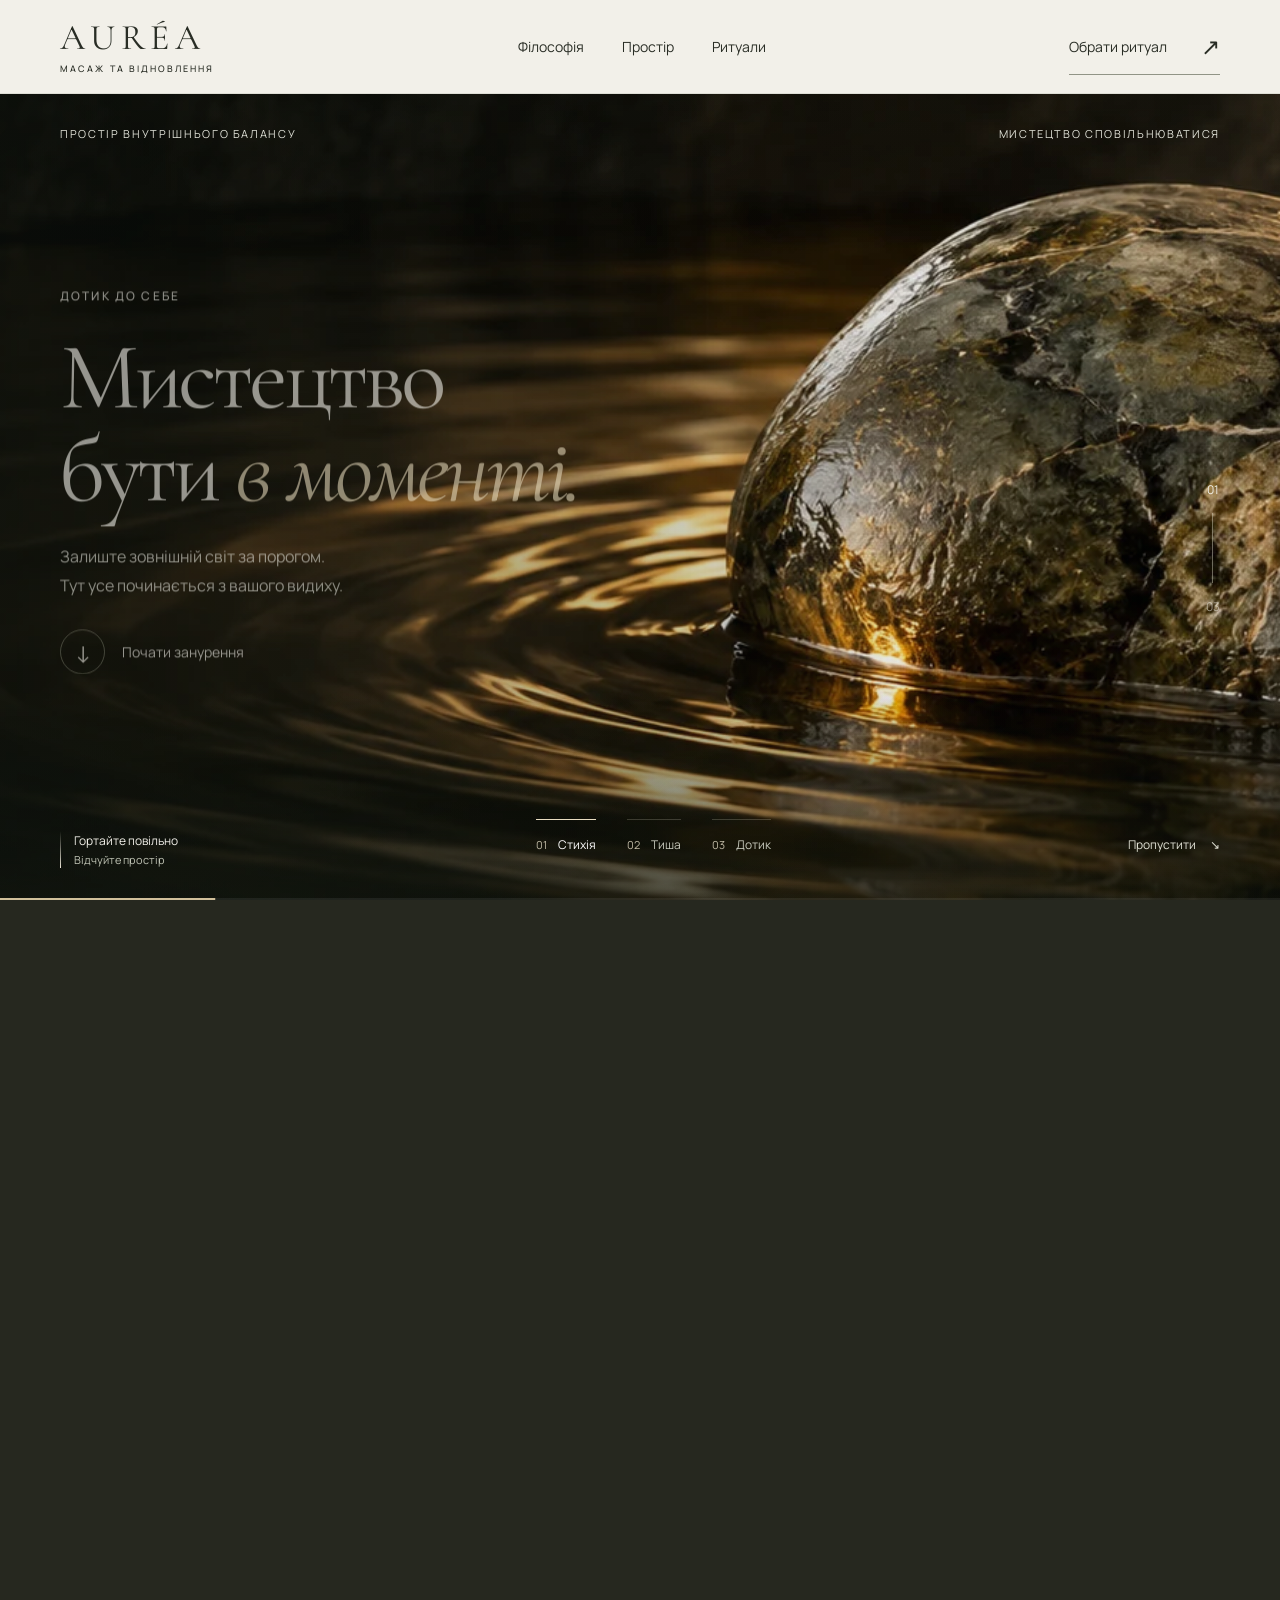
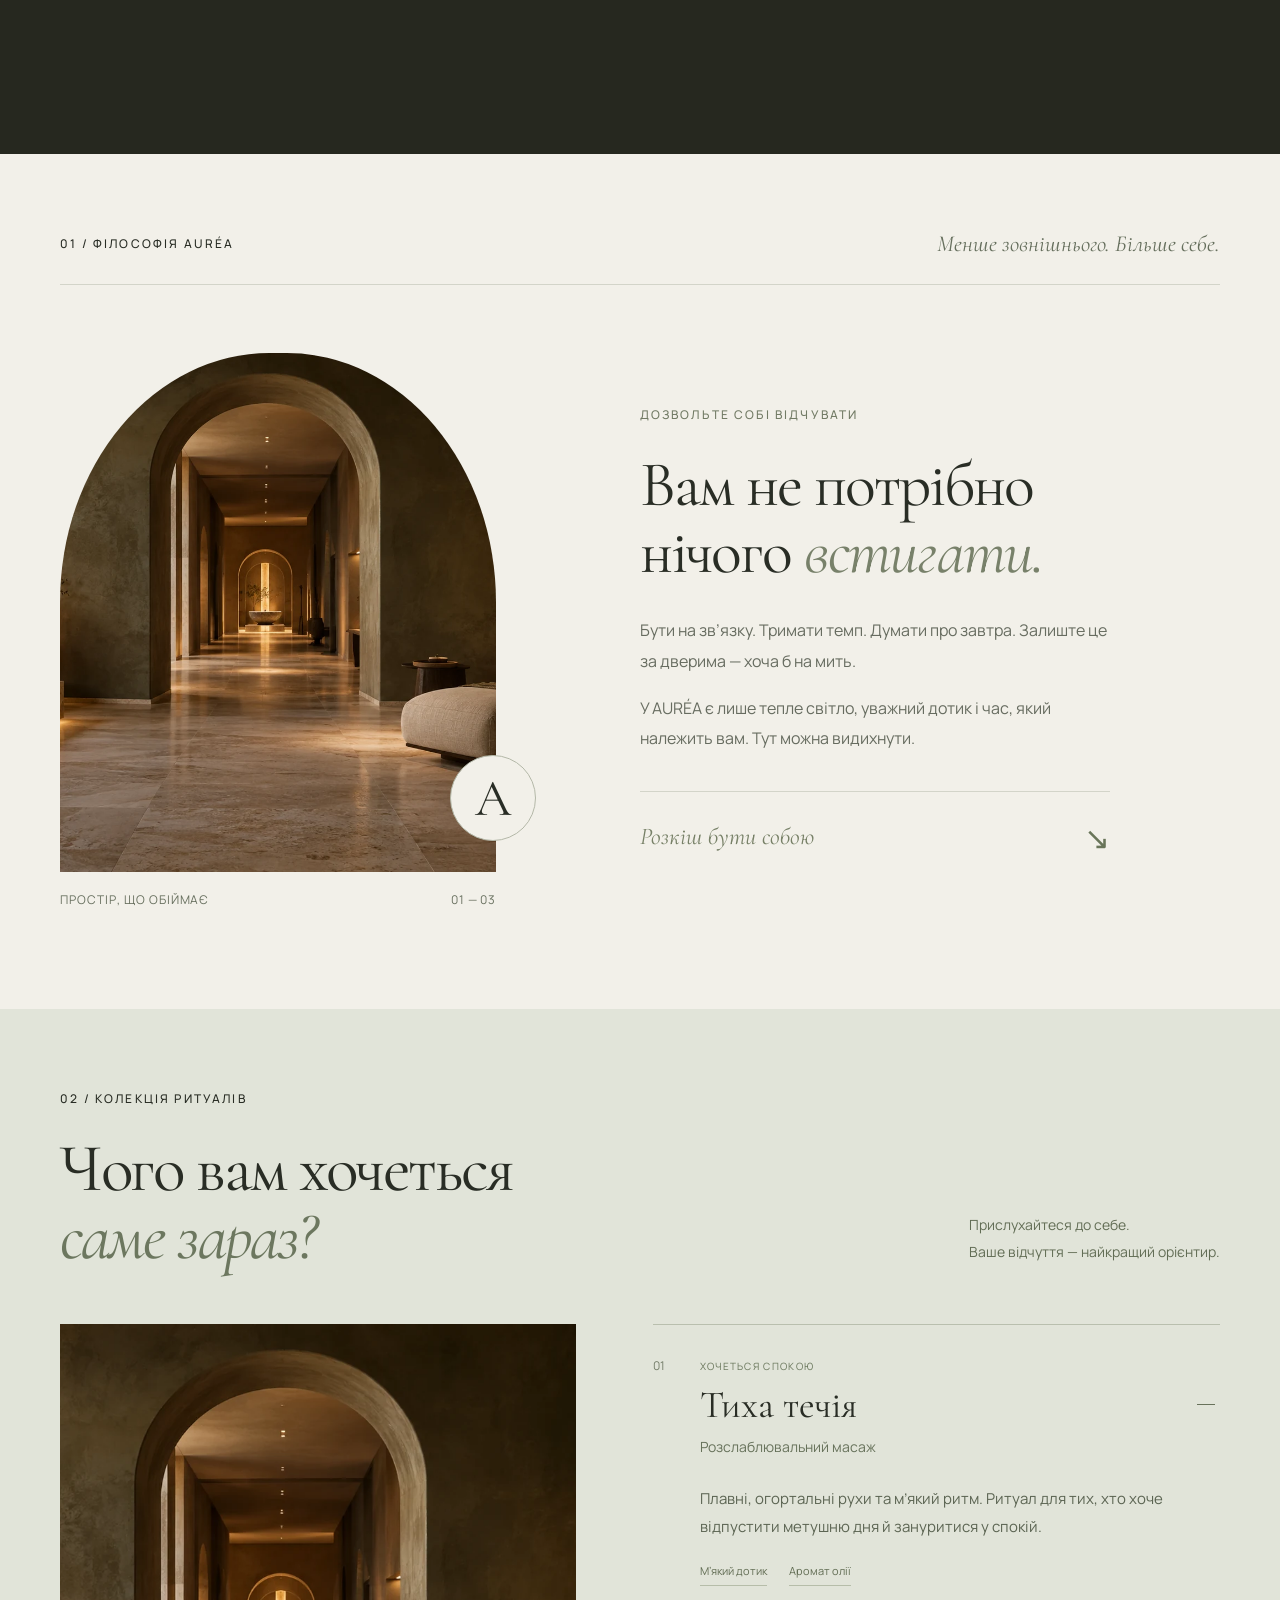
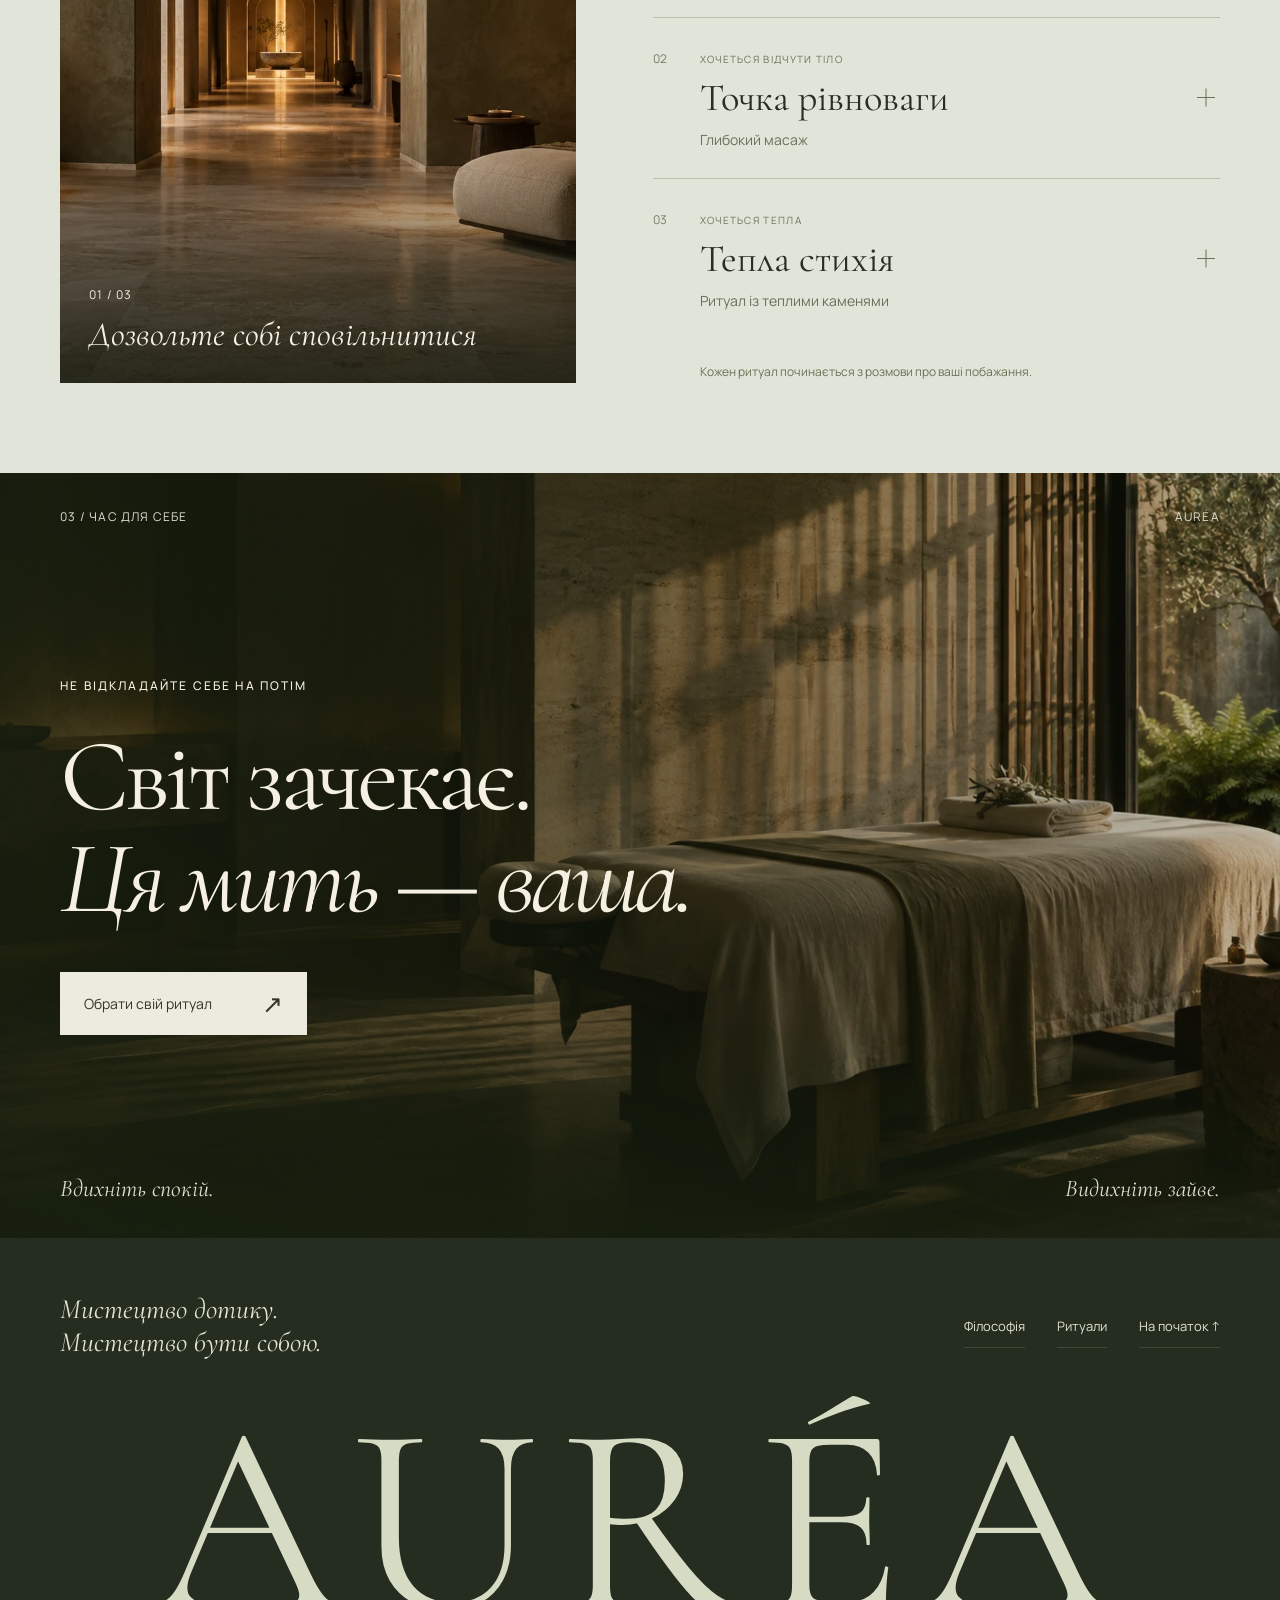
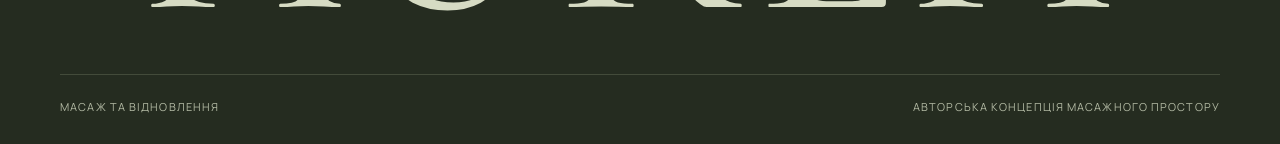
<file: projects/aurea/index.html>
<!doctype html>
<html lang="uk">
<head>
  <meta charset="UTF-8"><meta name="viewport" content="width=device-width,initial-scale=1">
  <meta name="theme-color" content="#24271f">
  <title>AURÉA — Мистецтво дотику</title>
  <meta name="description" content="AURÉA — простір тиші, усвідомленого дотику та глибокого відпочинку. Знайдіть свій ритуал повернення до себе.">
  <link rel="icon" type="image/svg+xml" href="data:image/svg+xml,%3Csvg xmlns='http://www.w3.org/2000/svg' viewBox='0 0 64 64'%3E%3Crect width='64' height='64' rx='32' fill='%2324271f'/%3E%3Cpath d='M17 47L32 15L47 47M23 35H41' fill='none' stroke='%23e8ddc7' stroke-width='3'/%3E%3C/svg%3E">
  <link rel="stylesheet" href="fonts.css">
  <link rel="preload" href="assets/stone.webp" as="image" fetchpriority="high">
  <link rel="stylesheet" href="style.css?v=6">
  <script defer src="js/scene-renderer.js?v=6"></script>
  <script defer src="js/main.js?v=6"></script>
<meta name="robots" content="noindex, follow"></head>
<body>
  <a class="skip-link" href="#rituals">Перейти до ритуалів</a>
  <header class="header">
    <a class="brand" href="#top" aria-label="AURÉA — на головну">AURÉA<span>МАСАЖ ТА ВІДНОВЛЕННЯ</span></a>
    <nav aria-label="Основна навігація"><a href="#philosophy">Філософія</a><a href="#space" data-chapter="1">Простір</a><a href="#rituals">Ритуали</a></nav>
    <a class="header-cta" href="#rituals">Обрати ритуал <span aria-hidden="true">↗</span></a>
  </header>
  <main id="top">
    <section class="journey" id="journey" aria-label="Подорож простором AURÉA">
      <div class="stage">
        <div class="scene-fallback" aria-hidden="true"><img src="assets/stone.webp" alt="" fetchpriority="high"><img src="assets/lounge.webp" alt="" loading="eager"><img src="assets/treatment.webp" alt="" loading="eager"></div>
        <canvas id="journey-canvas" aria-hidden="true"></canvas><div class="scrim"></div>
        <div class="stage-top"><span>ПРОСТІР ВНУТРІШНЬОГО БАЛАНСУ</span><span class="stage-edition">МИСТЕЦТВО СПОВІЛЬНЮВАТИСЯ</span></div>
        <div class="scene-copy active" data-copy="0">
          <p class="eyebrow">ДОТИК ДО СЕБЕ</p>
          <h1>Мистецтво<br>бути <em>в моменті.</em></h1>
          <p class="scene-description">Залиште зовнішній світ за порогом.<br>Тут усе починається з вашого видиху.</p>
          <a class="round-link" href="#space" data-chapter="1"><span class="circle" aria-hidden="true">↓</span>Почати занурення</a>
        </div>
        <div class="scene-copy" data-copy="1" aria-hidden="true" inert>
          <p class="eyebrow">ПРОСТІР ТИШІ</p>
          <h2>Світ стає<br><em>тихішим.</em></h2>
          <p class="scene-description">Тепле світло. Природні фактури.<br>Місце, де можна просто бути.</p>
          <a class="round-link" href="#touch" data-chapter="2"><span class="circle" aria-hidden="true">↓</span>Рушити далі</a>
        </div>
        <div class="scene-copy" data-copy="2" aria-hidden="true" inert>
          <p class="eyebrow">ВАШ ОСОБИСТИЙ РИТУАЛ</p>
          <h2>Повернутися<br><em>до відчуттів.</em></h2>
          <p class="scene-description">Турбота, якій не потрібні слова.<br>Увага до тіла. Час для себе.</p>
          <a class="round-link" href="#rituals"><span class="circle" aria-hidden="true">↗</span>Знайти свій ритуал</a>
        </div>
        <div class="scene-side" aria-hidden="true"><span id="scene-number">01</span><i></i><span>03</span></div>
        <div class="stage-bottom">
          <div class="scroll-hint"><span class="scroll-line"></span><span>Гортайте повільно<br><small>Відчуйте простір</small></span></div>
          <nav class="chapters" aria-label="Етапи занурення">
            <a href="#top" data-chapter="0" aria-current="step"><span>01</span> Стихія</a><a href="#space" data-chapter="1"><span>02</span> Тиша</a><a href="#touch" data-chapter="2"><span>03</span> Дотик</a>
          </nav>
          <a class="skip-journey" href="#philosophy" aria-label="Пропустити занурення">Пропустити <span aria-hidden="true">↘</span></a>
        </div>
        <div class="journey-progress" aria-hidden="true"><span></span></div>
      </div>
      <span class="chapter-anchor" id="space"></span><span class="chapter-anchor" id="touch"></span>
    </section>
    <section class="philosophy editorial-philosophy section-pad" id="philosophy">
      <div class="editorial-heading reveal"><span class="eyebrow">01 / ФІЛОСОФІЯ AURÉA</span><span class="editorial-note">Менше зовнішнього. Більше себе.</span></div>
      <figure class="philosophy-portrait reveal"><div class="portrait-frame"><img src="assets/lounge.webp" alt="Тепле світло в арковому проході до тихої зони відпочинку" loading="lazy" width="1672" height="941"></div><figcaption><span>ПРОСТІР, ЩО ОБІЙМАЄ</span><span>01 — 03</span></figcaption><span class="portrait-seal" aria-hidden="true">A</span></figure>
      <div class="philosophy-content reveal"><p class="eyebrow">ДОЗВОЛЬТЕ СОБІ ВІДЧУВАТИ</p><h2>Вам не потрібно<br>нічого <em>встигати.</em></h2><div class="philosophy-bottom"><p>Бути на зв’язку. Тримати темп. Думати про завтра. Залиште це за дверима — хоча б на мить.</p><p>У AURÉA є лише тепле світло, уважний дотик і час, який належить вам. Тут можна видихнути.</p></div><div class="philosophy-signoff"><span class="signature">Розкіш бути собою</span><span aria-hidden="true">↘</span></div></div>
    </section>
    <section class="rituals editorial-rituals section-pad" id="rituals">
      <div class="rituals-heading reveal"><div><p class="eyebrow">02 / КОЛЕКЦІЯ РИТУАЛІВ</p><h2>Чого вам хочеться<br><em>саме зараз?</em></h2></div><p>Прислухайтеся до себе.<br>Ваше відчуття — найкращий орієнтир.</p></div>
      <div class="ritual-gallery reveal" aria-label="Атмосфера обраного ритуалу">
        <div class="ritual-visual active" data-ritual-visual="0"><img src="assets/lounge.webp" alt="Затишна релакс-зона для спокійного відпочинку" loading="lazy" width="1672" height="941"></div>
        <div class="ritual-visual" data-ritual-visual="1" aria-hidden="true"><img src="assets/treatment.webp" alt="Масажний стіл із натуральним льоном у теплому світлі" loading="lazy" width="1672" height="941"></div>
        <div class="ritual-visual" data-ritual-visual="2" aria-hidden="true"><img src="assets/stone.webp" alt="Гладкий природний камінь у бурштинових відблисках олії" loading="lazy" width="1672" height="941"></div>
        <div class="gallery-caption"><span id="ritual-image-number">01 / 03</span><span id="ritual-image-caption">Дозвольте собі сповільнитися</span></div>
      </div>
      <div class="ritual-list reveal">
        <details open data-ritual="0"><summary><span class="ritual-number">01</span><div><span class="ritual-tag">ХОЧЕТЬСЯ СПОКОЮ</span><h3>Тиха течія</h3><span class="ritual-sub">Розслаблювальний масаж</span></div><span class="expand" aria-hidden="true"></span></summary><div class="ritual-description"><p>Плавні, огортальні рухи та м’який ритм. Ритуал для тих, хто хоче відпустити метушню дня й зануритися у спокій.</p><div class="ritual-notes"><span>М’який дотик</span><span>Аромат олії</span></div></div></details>
        <details data-ritual="1"><summary><span class="ritual-number">02</span><div><span class="ritual-tag">ХОЧЕТЬСЯ ВІДЧУТИ ТІЛО</span><h3>Точка рівноваги</h3><span class="ritual-sub">Глибокий масаж</span></div><span class="expand" aria-hidden="true"></span></summary><div class="ritual-description"><p>Уважна робота з м’язами в комфортному для вас темпі. Інтенсивність дотику обираємо індивідуально — у діалозі з майстром.</p><div class="ritual-notes"><span>Індивідуальний підхід</span><span>Усвідомлений ритм</span></div></div></details>
        <details data-ritual="2"><summary><span class="ritual-number">03</span><div><span class="ritual-tag">ХОЧЕТЬСЯ ТЕПЛА</span><h3>Тепла стихія</h3><span class="ritual-sub">Ритуал із теплими каменями</span></div><span class="expand" aria-hidden="true"></span></summary><div class="ritual-description"><p>Тепло гладких каменів поєднується з м’якими масажними рухами. Неквапливий, чуттєвий ритуал, у якому хочеться затриматися.</p><div class="ritual-notes"><span>Природні фактури</span><span>Зігрівальне тепло</span></div></div></details>
        <p class="ritual-footnote">Кожен ритуал починається з розмови про ваші побажання.</p>
      </div>
    </section>
    <section class="closing editorial-closing"><img src="assets/treatment.webp" alt="Сонячні промені в тихій масажній кімнаті" loading="lazy" width="1672" height="941"><div class="closing-top"><span>03 / ЧАС ДЛЯ СЕБЕ</span><span>AURÉA</span></div><div class="closing-content reveal"><p class="eyebrow">НЕ ВІДКЛАДАЙТЕ СЕБЕ НА ПОТІМ</p><h2>Світ зачекає.<br><em>Ця мить — ваша.</em></h2><a href="#rituals" class="closing-cta">Обрати свій ритуал <span aria-hidden="true">↗</span></a></div><div class="closing-bottom"><span>Вдихніть спокій.</span><span>Видихніть зайве.</span></div></section>
  </main>
  <footer class="editorial-footer"><div class="footer-top"><p>Мистецтво дотику.<br>Мистецтво бути собою.</p><nav aria-label="Навігація внизу сторінки"><a href="#philosophy">Філософія</a><a href="#rituals">Ритуали</a><a href="#top">На початок ↑</a></nav></div><a href="#top" class="footer-wordmark" aria-label="AURÉA — на початок">AURÉA</a><div class="footer-bottom"><span>МАСАЖ ТА ВІДНОВЛЕННЯ</span><span>АВТОРСЬКА КОНЦЕПЦІЯ МАСАЖНОГО ПРОСТОРУ</span></div></footer>
</body>
</html>
</file>
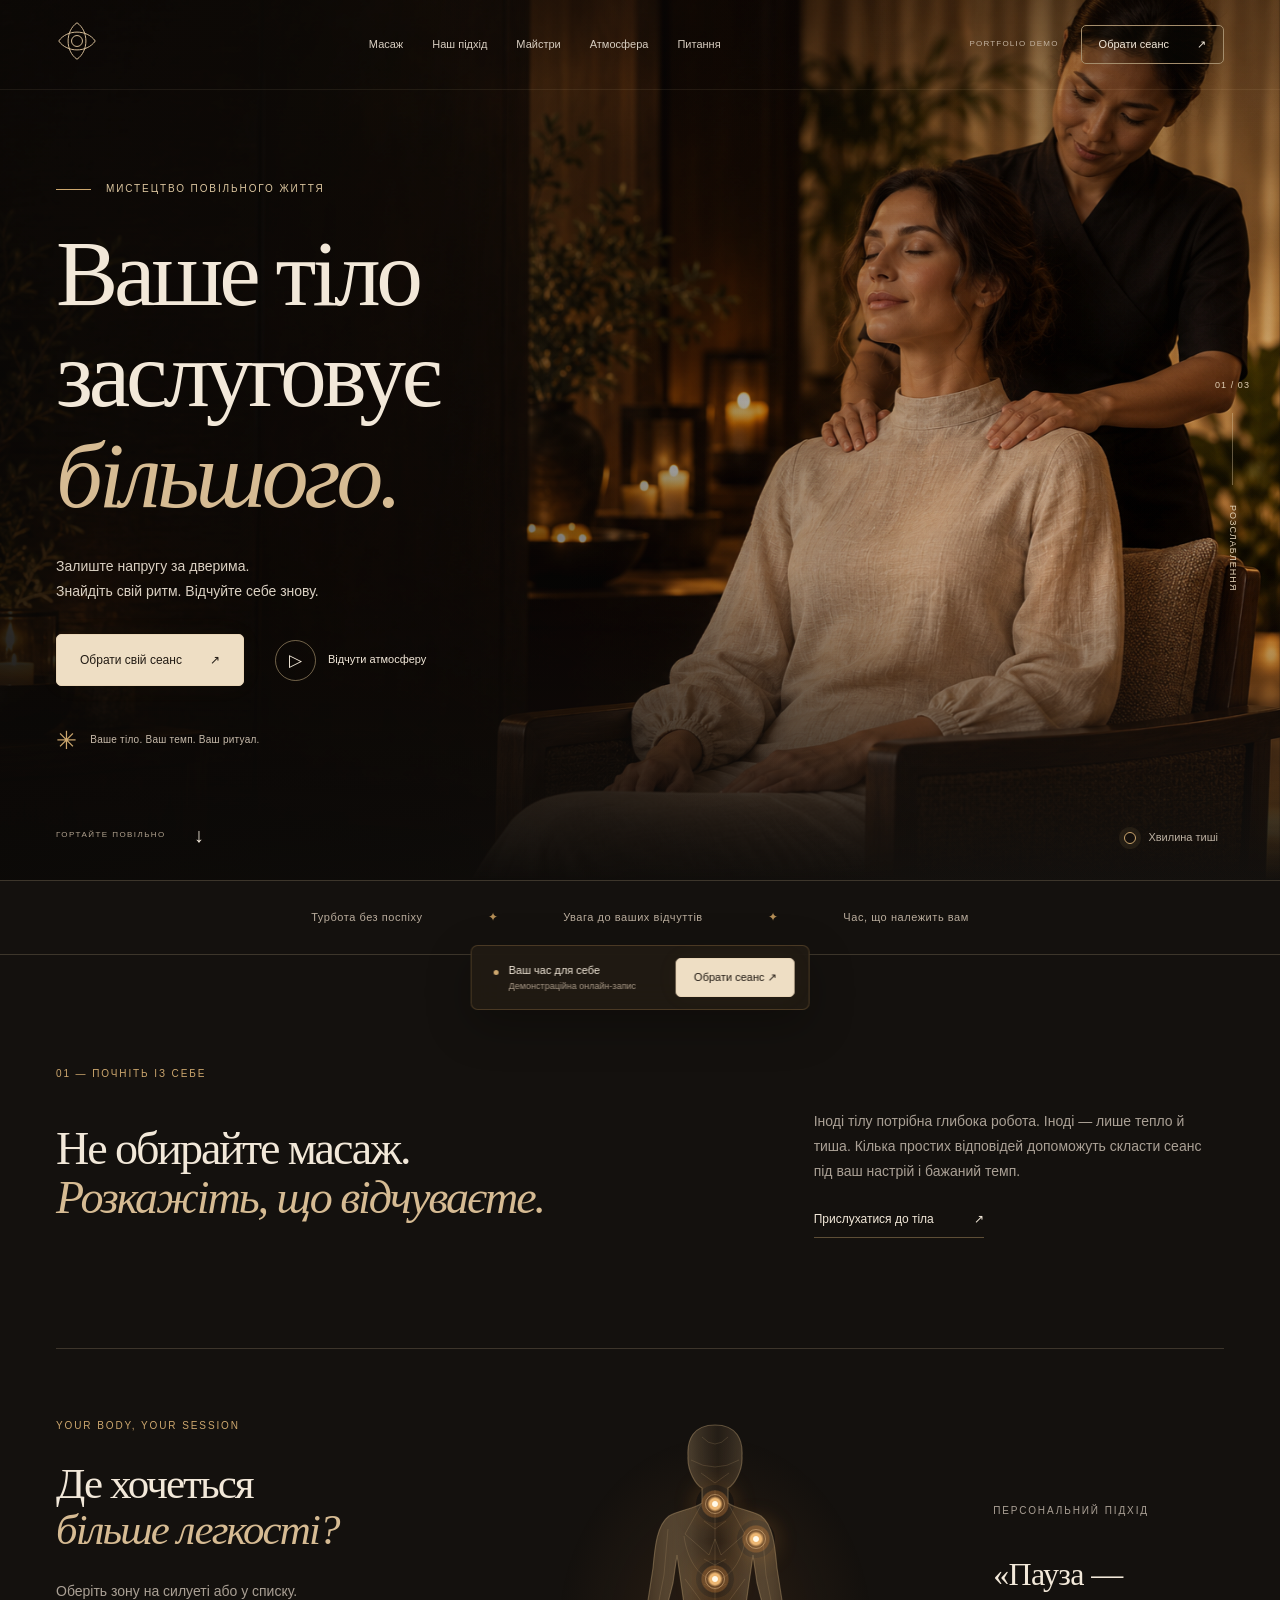
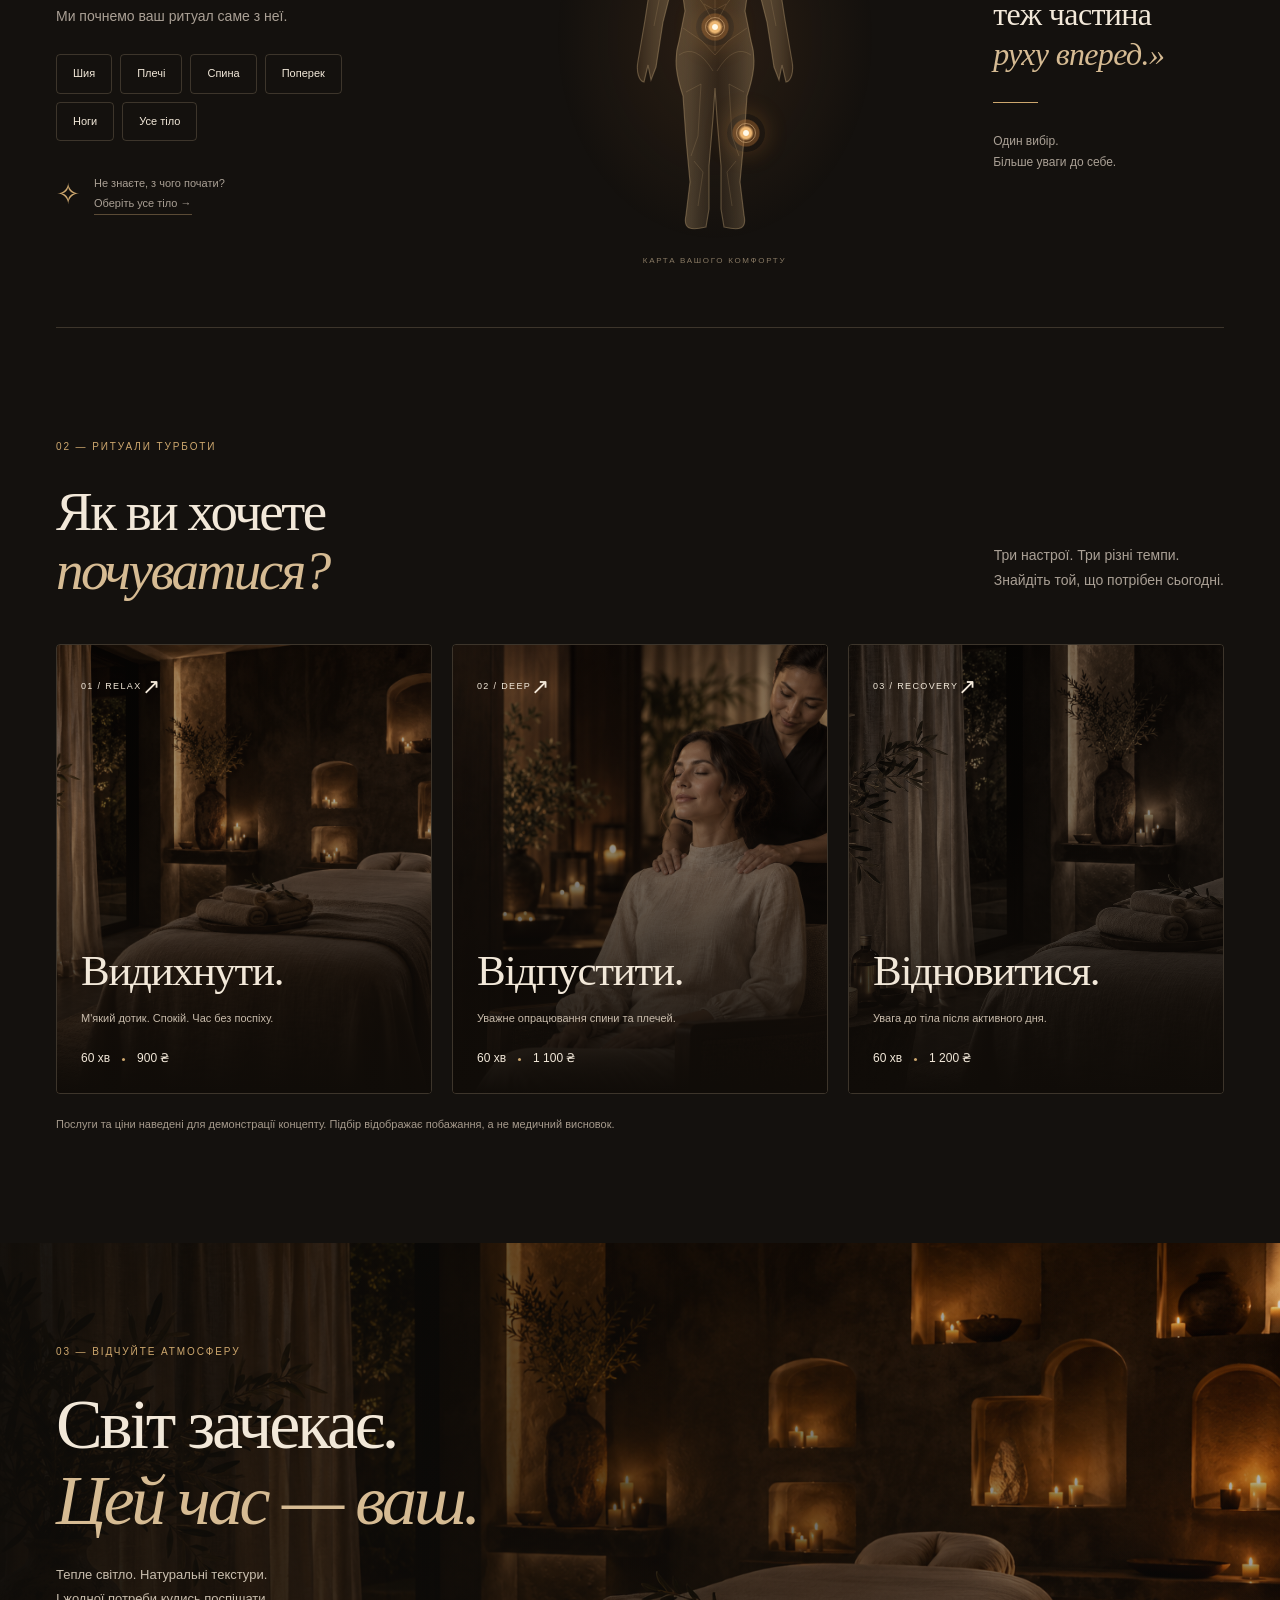
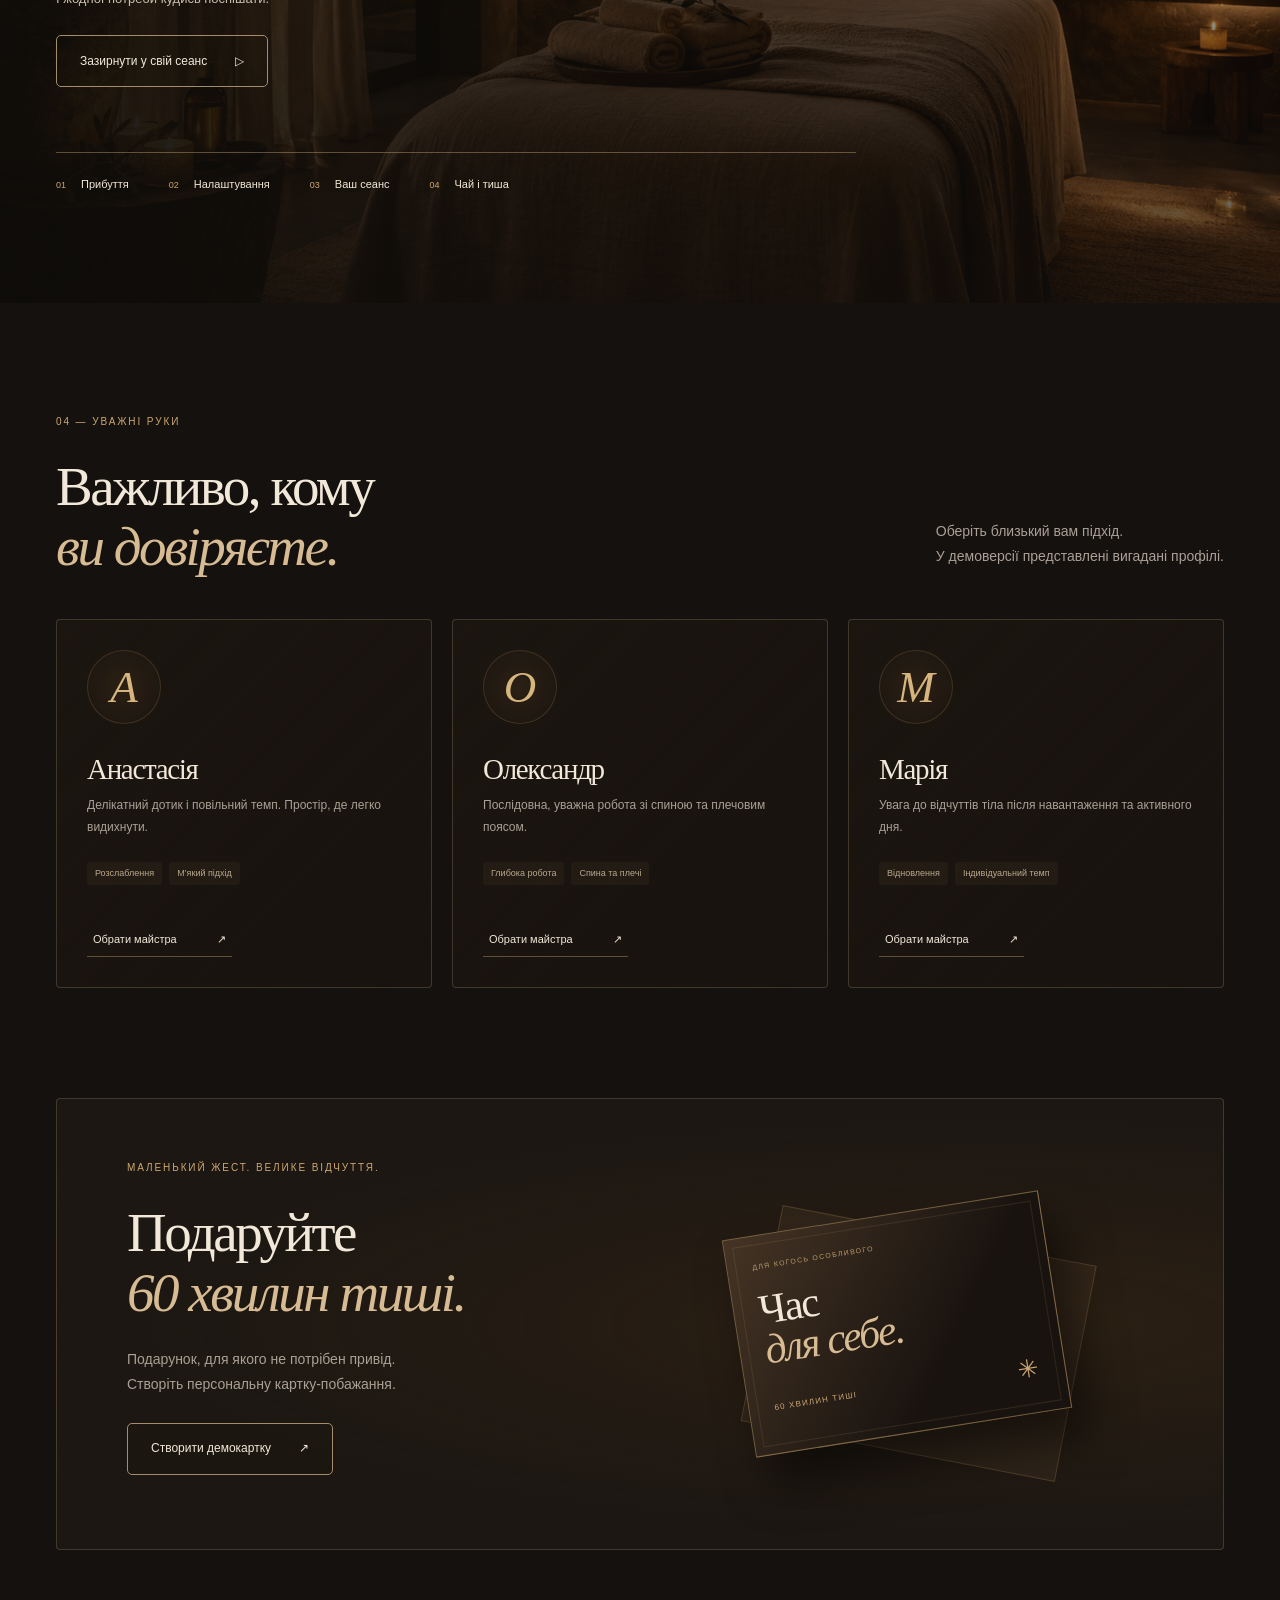
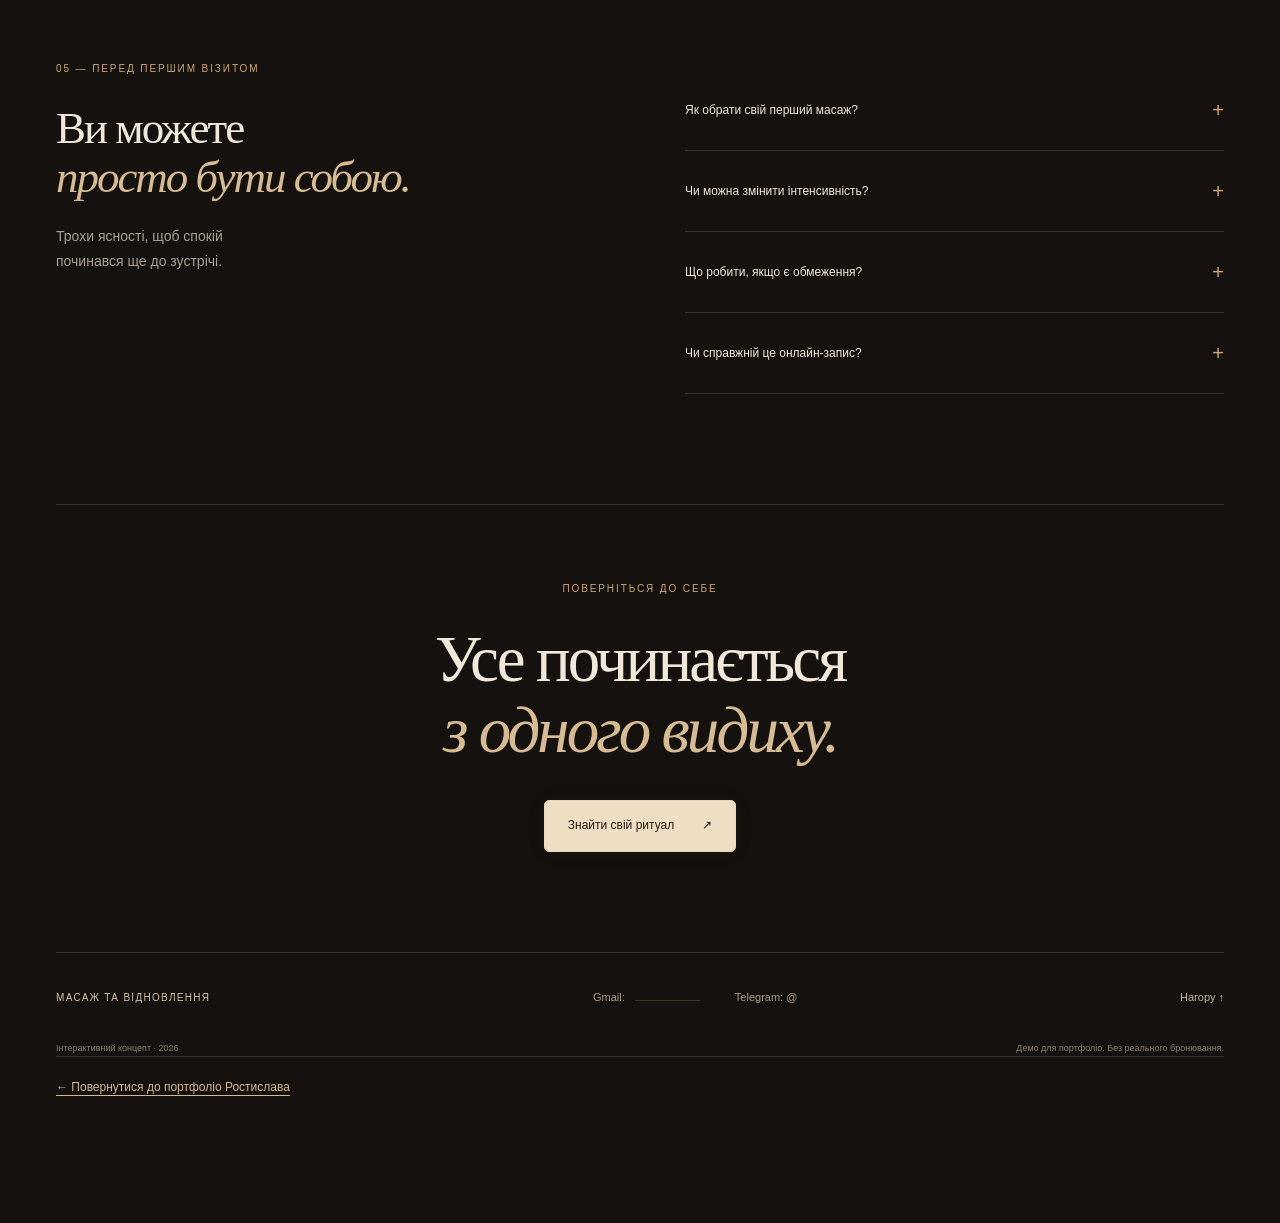
<file: projects/massage/index.html>
<!doctype html>
<html lang="uk">
<head>
  <meta charset="utf-8"><meta name="viewport" content="width=device-width,initial-scale=1">
  <meta name="robots" content="noindex,follow"><meta name="theme-color" content="#14110e">
  <meta name="description" content="Інтерактивний концепт масажної студії: карта тіла, персональний ритуал та демонстраційний онлайн-запис.">
  <title>Масаж та відновлення — інтерактивний концепт</title>
  <link rel="icon" href="assets/favicon.svg" type="image/svg+xml">
  <link rel="stylesheet" href="styles.css"><script defer src="app.js"></script>
</head>
<body>
<a class="skip" href="#main">Перейти до вмісту</a>
<header class="header" id="header">
  <a class="mark" href="#" aria-label="На головну"><svg viewBox="0 0 46 46" aria-hidden="true"><path d="M23 3C10 12 10 34 23 43C36 34 36 12 23 3Z"/><path d="M3 23C12 10 34 10 43 23C34 36 12 36 3 23Z"/><circle cx="23" cy="23" r="6"/></svg></a>
  <nav id="navigation" aria-label="Головна навігація"><a href="#rituals">Масаж</a><a href="#approach">Наш підхід</a><a href="#specialists">Майстри</a><a href="#experience">Атмосфера</a><a href="#questions">Питання</a></nav>
  <div class="header-actions"><span class="demo-pill">PORTFOLIO DEMO</span><button class="outline small" data-book>Обрати сеанс <span>↗</span></button><button class="menu-button" id="menu-toggle" aria-label="Відкрити меню" aria-expanded="false" aria-controls="navigation"><span></span><span></span></button></div>
</header>
<main id="main">
  <section class="hero">
    <img class="hero-photo" src="assets/hero.png" alt="Спокійна атмосфера професійного масажу плечей" fetchpriority="high">
    <div class="hero-shade"></div>
    <div class="hero-content wrap"><p class="eyebrow"><span class="fine-line"></span> МИСТЕЦТВО ПОВІЛЬНОГО ЖИТТЯ</p><h1>Ваше тіло<br>заслуговує<br><em>більшого.</em></h1><p class="hero-copy">Залиште напругу за дверима.<br>Знайдіть свій ритм. Відчуйте себе знову.</p><div class="hero-buttons"><button class="primary" data-book>Обрати свій сеанс <span>↗</span></button><button class="play-link" id="hero-preview"><span class="play-icon">▷</span> Відчути атмосферу</button></div><div class="hero-footnote"><span class="small-star">✳</span> Ваше тіло. Ваш темп. Ваш ритуал.</div></div>
    <div class="hero-index"><span>01 / 03</span><span class="vertical-line"></span><span>РОЗСЛАБЛЕННЯ</span></div>
    <a class="scroll-cue" href="#approach"><span>ГОРТАЙТЕ ПОВІЛЬНО</span> ↓</a>
    <button class="breathe-link" id="breathe-open"><span class="breath-dot"></span> Хвилина тиші</button>
  </section>
  <div class="promise-strip"><span>Турбота без поспіху</span><i>✦</i><span>Увага до ваших відчуттів</span><i>✦</i><span>Час, що належить вам</span></div>
  <section id="approach" class="intro wrap section reveal"><p class="eyebrow">01 — ПОЧНІТЬ ІЗ СЕБЕ</p><div class="intro-grid"><h2>Не обирайте масаж.<br><em>Розкажіть, що відчуваєте.</em></h2><div><p class="muted">Іноді тілу потрібна глибока робота. Іноді — лише тепло й тиша. Кілька простих відповідей допоможуть скласти сеанс під ваш настрій і бажаний темп.</p><a class="text-link" href="#body-section">Прислухатися до тіла <span>↗</span></a></div></div></section>
  <section id="body-section" class="body-section wrap reveal">
    <div class="body-copy"><p class="eyebrow">YOUR BODY, YOUR SESSION</p><h2>Де хочеться<br><em>більше легкості?</em></h2><p class="muted">Оберіть зону на силуеті або у списку.<br>Ми почнемо ваш ритуал саме з неї.</p><div class="zone-list" id="home-zones" aria-label="Оберіть зону тіла"></div><div class="body-note"><span>✧</span><p>Не знаєте, з чого почати?<br><button class="inline-button" data-book>Оберіть усе тіло →</button></p></div></div>
    <div class="body-art"><div class="body-halo"></div><div class="body-diagram" id="home-body"></div><span class="body-caption">КАРТА ВАШОГО КОМФОРТУ</span></div>
    <div class="body-side"><span class="tiny">ПЕРСОНАЛЬНИЙ ПІДХІД</span><span class="body-quote">«Пауза —<br>теж частина<br><em>руху вперед.»</em></span><span class="hairline"></span><p class="muted">Один вибір.<br>Більше уваги до себе.</p></div>
  </section>
  <section id="rituals" class="section wrap reveal"><div class="section-heading"><div><p class="eyebrow">02 — РИТУАЛИ ТУРБОТИ</p><h2>Як ви хочете<br><em>почуватися?</em></h2></div><p class="muted">Три настрої. Три різні темпи.<br>Знайдіть той, що потрібен сьогодні.</p></div><div class="ritual-grid">
    <button class="ritual-card relax" data-ritual="relax"><img src="assets/room.png" alt="Теплий простір для відпочинку" loading="lazy"><span class="card-top">01 / RELAX <span>↗</span></span><span class="card-bottom"><span class="card-title">Видихнути.</span><span class="card-description">М'який дотик. Спокій. Час без поспіху.</span><span class="card-meta">60 хв <i></i> 900 ₴</span></span></button>
    <button class="ritual-card deep" data-ritual="deep"><img src="assets/hero.png" alt="Уважна робота з плечима" loading="lazy"><span class="card-top">02 / DEEP <span>↗</span></span><span class="card-bottom"><span class="card-title">Відпустити.</span><span class="card-description">Уважне опрацювання спини та плечей.</span><span class="card-meta">60 хв <i></i> 1 100 ₴</span></span></button>
    <button class="ritual-card recovery" data-ritual="recovery"><img src="assets/room.png" alt="Кабінет для відновлення після активного дня" loading="lazy"><span class="card-top">03 / RECOVERY <span>↗</span></span><span class="card-bottom"><span class="card-title">Відновитися.</span><span class="card-description">Увага до тіла після активного дня.</span><span class="card-meta">60 хв <i></i> 1 200 ₴</span></span></button>
  </div><p class="discreet">Послуги та ціни наведені для демонстрації концепту. Підбір відображає побажання, а не медичний висновок.</p></section>
  <section id="experience" class="experience reveal"><img src="assets/room.png" alt="Кабінет з приглушеним світлом і масажним столом" loading="lazy"><div class="experience-shade"></div><div class="wrap experience-inner"><p class="eyebrow">03 — ВІДЧУЙТЕ АТМОСФЕРУ</p><h2>Світ зачекає.<br><em>Цей час — ваш.</em></h2><p>Тепле світло. Натуральні текстури.<br>І жодної потреби кудись поспішати.</p><button class="outline" id="experience-open">Зазирнути у свій сеанс <span>▷</span></button><div class="experience-timeline"><div><span>01</span> Прибуття</div><div><span>02</span> Налаштування</div><div><span>03</span> Ваш сеанс</div><div><span>04</span> Чай і тиша</div></div></div></section>
  <section id="specialists" class="section wrap reveal"><div class="section-heading"><div><p class="eyebrow">04 — УВАЖНІ РУКИ</p><h2>Важливо, кому<br><em>ви довіряєте.</em></h2></div><p class="muted">Оберіть близький вам підхід.<br>У демоверсії представлені вигадані профілі.</p></div><div class="therapist-grid" id="therapist-grid"></div></section>
  <section class="gift-section wrap reveal"><div class="gift-copy"><p class="eyebrow">МАЛЕНЬКИЙ ЖЕСТ. ВЕЛИКЕ ВІДЧУТТЯ.</p><h2>Подаруйте<br><em>60 хвилин тиші.</em></h2><p class="muted">Подарунок, для якого не потрібен привід.<br>Створіть персональну картку-побажання.</p><button class="outline" id="gift-open">Створити демокартку <span>↗</span></button></div><div class="gift-visual"><div class="gift-envelope"></div><div class="gift-card"><span class="tiny">ДЛЯ КОГОСЬ ОСОБЛИВОГО</span><span class="gift-title">Час<br><em>для себе.</em></span><span class="gift-bottom">60 ХВИЛИН ТИШІ <span>✳</span></span></div></div></section>
  <section id="questions" class="section wrap faq-section reveal"><div><p class="eyebrow">05 — ПЕРЕД ПЕРШИМ ВІЗИТОМ</p><h2>Ви можете<br><em>просто бути собою.</em></h2><p class="muted">Трохи ясності, щоб спокій<br>починався ще до зустрічі.</p></div><div class="faq-list"><details><summary>Як обрати свій перший масаж?<span>+</span></summary><p>Почніть із карти тіла та бажаного темпу. Конструктор покаже приклад сеансу за вашими побажаннями. У реальній студії процедуру й інтенсивність варто узгодити з майстром.</p></details><details><summary>Чи можна змінити інтенсивність?<span>+</span></summary><p>Так, у конструкторі є м'яка, середня та інтенсивна робота. Під час справжнього сеансу завжди повідомляйте майстру, який дотик для вас комфортний.</p></details><details><summary>Що робити, якщо є обмеження?<span>+</span></summary><p>Якщо маєте травму, нещодавню операцію або інші обмеження, перед записом уточніть можливість процедури у кваліфікованого спеціаліста. Ця демоверсія не оцінює стан здоров'я.</p></details><details><summary>Чи справжній це онлайн-запис?<span>+</span></summary><p>Ні. Це інтерактивний проєкт для портфоліо. Розклад, профілі та ціни демонстраційні. Сайт не надсилає заявки, не приймає платежі й не збирає контактні дані.</p></details></div></section>
  <section class="final-cta wrap reveal"><p class="eyebrow">ПОВЕРНІТЬСЯ ДО СЕБЕ</p><h2>Усе починається<br><em>з одного видиху.</em></h2><button class="primary" data-book>Знайти свій ритуал <span>↗</span></button></section>
</main>
<footer class="wrap"><div class="footer-top"><span class="footer-label">МАСАЖ ТА ВІДНОВЛЕННЯ</span><div class="contacts"><span>Gmail: <span class="blank-mail" aria-label="Не вказано"></span></span><span>Telegram: @</span></div><a href="#main" class="back-top">Нагору ↑</a></div><div class="footer-bottom"><span>Інтерактивний концепт · <span id="year"></span></span><span>Демо для портфоліо. Без реального бронювання.</span><button class="inline-button" id="last-booking" hidden>Мій демосеанс ↗</button></div><p class="portfolio-return"><a href="../../index.html#work">← Повернутися до портфоліо Ростислава</a></p></footer>
<div class="booking-dock" id="booking-dock"><span><span class="status-dot"></span><b>Ваш час для себе</b><small>Демонстраційна онлайн-запис</small></span><button class="primary small" data-book>Обрати сеанс ↗</button></div>
<dialog id="booking-dialog" class="booking-dialog" aria-labelledby="booking-title"><div class="dialog-top"><span class="tiny">ВАШ ПЕРСОНАЛЬНИЙ РИТУАЛ</span><button class="close-button" data-close aria-label="Закрити">×</button></div><div class="progress" aria-hidden="true"><span id="progress-fill"></span></div><div id="booking-content"></div></dialog>
<dialog id="experience-dialog" class="experience-dialog" aria-labelledby="experience-title"><button class="close-button floating-close" data-close aria-label="Закрити">×</button><img src="assets/room.png" alt="Атмосфера масажного кабінету"><div class="experience-dialog-shade"></div><div class="experience-dialog-content"><p class="eyebrow" id="experience-count"></p><h2 id="experience-title"></h2><p id="experience-text"></p><div class="preview-controls"><button class="outline" id="preview-prev" aria-label="Попередній етап">←</button><div id="preview-dots"></div><button class="primary" id="preview-next">Далі →</button></div></div></dialog>
<dialog id="breath-dialog" class="breath-dialog" aria-labelledby="breath-title"><button class="close-button floating-close" data-close aria-label="Закрити">×</button><p class="eyebrow">ДОЗВОЛЬТЕ СОБІ ПАУЗУ</p><div class="breath-orbit"><div class="breath-circle"></div><span id="breath-title">Вдих</span></div><h2>Нікуди <em>не поспішайте.</em></h2><p class="muted">Дихайте у комфортному для себе темпі.</p><button class="outline" data-close>Я готовий / готова повернутися ↗</button></dialog>
<dialog id="gift-dialog" class="gift-dialog" aria-labelledby="gift-title"><div class="dialog-top"><span class="tiny">ПЕРСОНАЛЬНЕ ПОБАЖАННЯ</span><button class="close-button" data-close aria-label="Закрити">×</button></div><h2 id="gift-title">Подаруйте <em>паузу.</em></h2><p class="muted">Декоративна демокартка — не платіжний сертифікат.</p><form id="gift-form"><label>Ім'я отримувача<input id="gift-name" maxlength="35" placeholder="Для когось особливого" autocomplete="off"></label><label>Ваше побажання<textarea id="gift-message" maxlength="120" placeholder="Нехай цей час буде тільки твоїм."></textarea></label><button class="primary" type="submit">Завантажити картку <span>↓</span></button></form><p class="discreet">Ім'я та побажання залишаються у вашому браузері.</p></dialog>
<div id="toast" class="toast" role="status"></div><noscript><div class="noscript">Для інтерактивного підбору сеансу увімкніть JavaScript у браузері.</div></noscript>
</body>
</html>
</file>
<file: fonts.css>
@font-face{font-family:Exo;src:url('assets/fonts/Exo2.woff') format('woff');font-weight:100 900;font-display:swap}@font-face{font-family:Onest;src:url('assets/fonts/Onest.woff') format('woff');font-weight:100 900;font-display:swap}
</file>
<file: style.css>
:root{--bg:#05070b;--text:#edf0f4;--muted:#969ca9;--line:#272c37;--gold:#e4af7b;--display:Exo,Arial,sans-serif;--body:Onest,Arial,sans-serif;--pad:clamp(22px,5vw,90px)}*{box-sizing:border-box}html{scroll-behavior:smooth;scroll-padding-top:95px}body{margin:0;background:var(--bg);color:var(--text);font:15px/1.7 var(--body);-webkit-font-smoothing:antialiased}body.modal-open{overflow:hidden}a{color:inherit;text-decoration:none}button{font:inherit;color:inherit;border:0;background:none;cursor:pointer}img{display:block;max-width:100%}h1,h2,h3,p{margin:0}h1,h2,h3{font-family:var(--display);font-weight:500;line-height:1.1}h1,h2{letter-spacing:-.045em}h2{font-size:clamp(34px,4.5vw,72px)}h1 span,h2 span{color:var(--gold)}button:focus-visible,a:focus-visible,summary:focus-visible{outline:2px solid var(--gold);outline-offset:6px}[hidden]{display:none!important}::selection{background:var(--gold);color:#08090b}.skip{position:fixed;top:-90px;left:20px;z-index:100;background:white;color:black;padding:12px}.skip:focus{top:15px}.header{height:90px;position:fixed;inset:0 0 auto;z-index:50;display:flex;align-items:center;justify-content:space-between;padding:0 var(--pad);gap:30px;background:linear-gradient(#05070bdd,transparent);transition:background .3s}.header.scrolled{background:#05070bee;border-bottom:1px solid #ffffff0e;backdrop-filter:blur(18px)}.brand{font:600 30px var(--display);display:flex;align-items:center;position:relative;gap:26px;letter-spacing:-2px}.brand-orbit{position:absolute;left:-6px;top:9px;width:50px;height:19px;border:1px solid #e4af7b90;border-radius:50%;transform:rotate(-35deg)}.brand small{font:9px/1.6 var(--body);letter-spacing:.15em}.header nav{display:flex;gap:32px;font-size:12px}.header nav a:hover,.text-link:hover{color:var(--gold)}sup{font-size:9px;color:var(--gold)}.header-cta{font-size:12px;border:1px solid #41444b;padding:9px 17px;display:flex;gap:27px;align-items:center}.header-cta span{font-size:19px;color:var(--gold)}.menu-toggle{display:none}#mobile-nav{position:fixed;inset:76px 0 auto;background:#0b101a;z-index:49;padding:30px var(--pad);display:grid;gap:20px}.journey{height:800vh;height:800svh;position:relative}.stage{position:sticky;top:0;height:100vh;height:100svh;min-height:600px;overflow:hidden}.scene-backdrop{background:radial-gradient(ellipse at 74% 50%,#142333 0,transparent 48%),#05070b;position:absolute;inset:0}.stage canvas,.scene-shade{position:absolute;inset:0;width:100%;height:100%;pointer-events:none}.scene-shade{background:linear-gradient(90deg,#03060b60,transparent 80%),linear-gradient(0deg,#05070b 0%,transparent 15%,transparent 82%,#05070b90)}.mission-top{position:absolute;top:125px;left:var(--pad);right:var(--pad);display:flex;justify-content:space-between;font-size:9px;letter-spacing:.17em;color:#a8b1c0}.signal{display:inline-block;width:5px;height:5px;background:#bbd4c5;border-radius:50%;box-shadow:0 0 10px #c4e8d4;margin-right:8px;vertical-align:middle}.scene-copy{position:absolute;left:var(--pad);right:var(--pad);top:50%;transform:translateY(-40%);opacity:0;pointer-events:none;will-change:opacity,transform}.scene-copy:first-of-type{opacity:1}.intro-copy{opacity:1}.scene-copy.active{pointer-events:auto}.eyebrow{font-size:10px;letter-spacing:.16em;line-height:1.7;color:#b1bac8}.scene-copy h1{font-size:clamp(40px,6.5vw,108px);font-weight:500;line-height:1.07;margin:23px 0 28px}.scene-copy h2{font-size:clamp(38px,5.6vw,88px);margin:22px 0}.scene-copy .lead{color:#afb8c6;line-height:1.85;font-size:14px}.intro-copy h1 span{background:linear-gradient(95deg,#f1c89b,#e4af7b 50%,#8595ad);background-clip:text;-webkit-background-clip:text;color:transparent}.button{display:inline-flex;align-items:center;justify-content:space-between;gap:45px;padding:16px 24px;background:#e9b889;color:#11161c;font-size:12px;line-height:1.5;min-height:54px;border:1px solid #f8d9b333;transition:background .25s,transform .25s;clip-path:polygon(0 0,calc(100% - 10px) 0,100% 10px,100% 100%,10px 100%,0 calc(100% - 10px))}.button:hover{background:#ffdbb7;transform:translateY(-3px)}.button span{font-size:22px}.intro-copy .button{margin-top:30px}.center-copy{text-align:center}.side-copy{right:auto;width:55%}.mission-bottom{position:absolute;bottom:32px;left:var(--pad);right:var(--pad);display:flex;align-items:center;justify-content:space-between;font-size:9px;letter-spacing:.11em;color:#acb6c6}.scroll-cue{display:flex;align-items:center;gap:16px}.scroll-cue>span{font-size:25px;color:var(--gold)}.skip-journey{border-bottom:1px solid #697382;padding:6px}.chapter-nav{position:absolute;right:25px;top:50%;transform:translateY(-50%);display:grid;gap:12px}.chapter-nav button{width:22px;height:22px;border:1px solid transparent;border-radius:50%;position:relative}.chapter-nav button:after{content:'';width:4px;height:4px;background:#758294;border-radius:50%;position:absolute;inset:8px}.chapter-nav button[aria-pressed=true]{border-color:#dfb38a}.chapter-nav button[aria-pressed=true]:after{background:var(--gold)}.flight-progress{position:absolute;bottom:0;left:0;right:0;height:2px;background:#ffffff0a}.flight-progress span{display:block;height:100%;background:var(--gold);transform-origin:left;transform:scaleX(0)}.telemetry{position:absolute;right:26px;bottom:96px;font:9px var(--display);letter-spacing:.2em;color:#79899e}.telemetry b{font-weight:400;color:#c6d1df}.section{padding:105px var(--pad);position:relative}.section-top{display:flex;justify-content:space-between;align-items:center;gap:24px;padding-bottom:25px;border-bottom:1px solid var(--line);margin-bottom:55px}.tiny-cross{color:var(--gold);margin-right:12px;font-size:16px}.muted-label{font-size:9px;letter-spacing:.13em;color:#7e8796}.section-heading{display:flex;justify-content:space-between;align-items:end;gap:35px;margin-bottom:48px}.section-heading h2{font-size:clamp(30px,3.8vw,60px)}.filters{display:flex;gap:6px;flex-shrink:0}.filters button{font-size:11px;padding:10px 17px;border:1px solid #333b49;border-radius:2px}.filters button[aria-pressed=true]{background:#c5d4e5;color:#101724;border-color:transparent}.work{overflow:hidden;background:radial-gradient(ellipse at 90% 3%,#11233888,transparent 40%)}.orbital-grid{position:absolute;right:-400px;top:-300px;width:1100px;height:1100px;border:1px solid #6888ae1c;border-radius:50%;box-shadow:0 0 0 100px #ffffff02,0 0 0 200px #ffffff02;pointer-events:none;transform:rotateX(58deg)}.ufo-flight{position:absolute;width:210px;top:5px;left:-240px;z-index:2;pointer-events:none;filter:drop-shadow(0 0 18px #7cbfdb55);will-change:transform}.work .section-top,.section-heading,.projects{position:relative}.projects{display:grid;grid-template-columns:repeat(12,minmax(0,1fr));gap:55px 28px}.project-wide{grid-column:span 7}.project-narrow{grid-column:span 5}.project-image{position:relative;display:block;padding:0;width:100%;height:420px;overflow:hidden;background:#101722;border:1px solid #ffffff0b;clip-path:polygon(0 0,calc(100% - 20px) 0,100% 20px,100% 100%,0 100%)}.project-image img{width:100%;height:100%;object-fit:cover;transition:transform .8s,filter .8s}.project-image:hover img{transform:scale(1.05);filter:brightness(1.12)}.project-image:after{content:'';position:absolute;inset:0;background:linear-gradient(180deg,#0003,transparent 40%,#0003)}.project-label{position:absolute;z-index:2;left:20px;top:20px;font:9px var(--display);letter-spacing:.15em;background:#080d16b3;padding:8px 12px;border:1px solid #ffffff26}.project-open{position:absolute;z-index:2;bottom:20px;right:20px;width:43px;height:43px;border:1px solid #ffffff50;background:#07101ca8;display:grid;place-items:center;font-size:22px;transition:background .25s}.project-image:hover .project-open{background:var(--gold);color:#111}.aurea-brand{position:absolute;bottom:35px;left:28px;z-index:2;font:42px Georgia,serif;letter-spacing:.14em}.aurea-brand small{display:block;font:9px var(--body);letter-spacing:.2em;margin-top:15px}.aurea-preview img{filter:brightness(.7)}.lunar-preview img{object-position:41% center}.project-meta{display:flex;justify-content:space-between;gap:18px;margin-top:19px}.project-meta h3{font-size:20px;letter-spacing:.015em}.project-meta p{font-size:12px;color:#8692a3;margin-top:8px}.project-meta>span{font-size:9px;color:#798699;padding-top:5px}.gallery-foot{display:flex;justify-content:space-between;gap:30px;border-bottom:1px solid var(--line);margin-top:38px;padding-bottom:26px;color:#7f8a9c;font-size:11px}.coordinate{font:9px var(--display);letter-spacing:.11em}.services{background:linear-gradient(180deg,#0a0f17,#070a10)}.service-heading{display:flex;align-items:end;justify-content:space-between;gap:40px;margin-bottom:60px}.service-heading>p{font-size:13px;color:var(--muted);max-width:320px}.service-grid{display:grid;grid-template-columns:repeat(4,1fr);border-top:1px solid var(--line);border-left:1px solid var(--line)}.service{padding:28px 23px;border-right:1px solid var(--line);border-bottom:1px solid var(--line);background:linear-gradient(145deg,#10172277,transparent);transition:background .4s}.service:hover{background:#111e2c}.service summary{list-style:none;cursor:pointer;position:relative}.service summary::-webkit-details-marker{display:none}.service-symbol{font-size:35px;font-family:var(--display);color:#b5ccdf;display:block;margin-bottom:35px}.service small{font-size:8px;letter-spacing:.17em;color:#697c93}.service h3{font-size:22px;line-height:1.25;margin:14px 0 25px}.service b{position:absolute;right:0;top:15px;font-size:20px;font-weight:300;color:#91a8c0}.service[open] b{transform:rotate(45deg)}.service p{font-size:12px;color:#98a5b5;line-height:1.9;min-height:110px}.service div>span{display:block;font:8px/1.6 var(--display);letter-spacing:.12em;color:#748ca6;margin-top:27px}.about-layout{display:grid;grid-template-columns:1fr 1fr;gap:10vw;align-items:center}.radar{position:relative;aspect-ratio:1;overflow:hidden;border:1px solid #52647c22;background:radial-gradient(circle,#1f3c512b,transparent 70%);display:grid;place-content:center}.radar:before,.radar:after{content:'';position:absolute;background:#5b7a9729}.radar:before{top:50%;left:0;right:0;height:1px}.radar:after{left:50%;top:0;bottom:0;width:1px}.radar-ring{border:1px solid #819ab633;border-radius:50%;position:absolute;inset:9%}.ring2{inset:22%}.ring3{inset:35%}.radar strong{font:500 clamp(80px,12vw,170px) var(--display);color:#dce7f0;line-height:1;z-index:1;letter-spacing:-.08em}.radar small{position:absolute;bottom:8%;left:0;right:0;text-align:center;font:8px var(--display);letter-spacing:.18em;color:#92a8b9}.radar-sweep{position:absolute;inset:9%;border-radius:50%;background:conic-gradient(from 0deg,transparent 75%,#7da9bc16 99%,#a2cad654);animation:sweep 15s linear infinite}.radar-dot{position:absolute;left:25%;top:28%;width:6px;height:6px;background:var(--gold);border-radius:50%;box-shadow:0 0 20px var(--gold)}@keyframes sweep{to{transform:rotate(360deg)}}.about-copy h2{margin-top:18px}.about-copy>p:not(.eyebrow){color:#93a0b2;font-size:13px;margin-top:20px;max-width:460px}.about-copy .large-copy{font-size:19px!important;color:#cbd4df!important;line-height:1.6;margin-top:26px!important}.text-link{display:inline-flex;align-items:center;gap:27px;border-bottom:1px solid #75879a;padding:14px 0;font-size:12px;margin-top:20px}.text-link span{color:var(--gold);font-size:19px}.process{padding-top:25px}.process-grid{display:grid;grid-template-columns:repeat(3,1fr);gap:55px}.process-grid article{position:relative;border-top:1px solid #394554;padding-top:24px}.process-grid article:before{content:'';position:absolute;top:-4px;left:0;width:7px;height:7px;background:var(--gold);border-radius:50%;box-shadow:0 0 16px #e4af7b60}.process-grid span{font:11px var(--display);color:#7e93ad}.process-grid h3{font-size:19px;margin:25px 0 15px}.process-grid p{font-size:13px;color:#8999ae;max-width:270px}.contact{overflow:hidden;isolation:isolate;background:radial-gradient(ellipse at 50% 110%,#273e5d,#080d16 65%)}.contact-planet{position:absolute;z-index:-1;left:10%;right:10%;height:600px;top:60%;border-radius:50%;background:#060a10;box-shadow:0 -8px 30px #9dc9fb2b,0 -2px 4px #aecbfe99}.contact-body{text-align:center;padding:20px 0 90px}.contact-body>.eyebrow{color:#8ca7c3}.contact h2{font-size:clamp(39px,6.5vw,100px);margin:25px 0}.contact-body>p:not(.eyebrow){color:#92a4bc;font-size:14px}.contact .button{margin-top:34px}.contact-bottom{display:flex;justify-content:space-between;font-size:10px;letter-spacing:.08em;color:#8396b0;border-top:1px solid #8da4c326;padding-top:26px}footer{padding:30px var(--pad);display:flex;align-items:center;justify-content:space-between;gap:25px;font-size:9px;color:#6f8096}.footer-name{font:500 18px var(--display);color:#bec9d8}dialog{width:min(1100px,92vw);max-height:88svh;background:#0b1019;color:var(--text);border:1px solid #445366;padding:0;overflow:auto;box-shadow:0 30px 140px #0009}dialog::backdrop{background:#03070dea;backdrop-filter:blur(13px)}dialog[open]{display:grid;grid-template-columns:1.15fr 1fr}.dialog-close{position:absolute;right:15px;top:12px;width:42px;height:42px;background:#080e17d9;border:1px solid #71839a55;font-size:26px;z-index:2}.dialog-media{display:flex;align-items:center;background:#05080c;min-height:400px}.dialog-media img{width:100%;max-height:75svh;object-fit:contain}.dialog-content{padding:60px 36px 40px}.dialog-content h2{font-size:36px;margin:20px 0}.dialog-content>p:not(.eyebrow){font-size:13px;color:#9eacbe;line-height:1.9}#dialog-tags{display:flex;flex-wrap:wrap;gap:8px;margin:25px 0}#dialog-tags span{font-size:10px;border:1px solid #334154;padding:5px 10px}.enhanced .reveal{transition:opacity .8s,transform .8s}.enhanced .reveal:not(.visible){opacity:0;transform:translateY(28px)}
@media(max-width:1100px){.brand small{display:none}.service-grid{grid-template-columns:repeat(2,1fr)}.service p{min-height:auto}.project-image{height:350px}.project-meta{display:block}.project-meta>span{display:block;margin-top:8px}.section-heading{display:block}.filters{margin-top:30px}.service-heading h2{font-size:43px}.chapter-nav{right:10px}}
@media(max-width:680px){.header{height:76px;gap:20px}.header nav{display:none}.brand{font-size:28px}.header-cta{margin-left:auto;font-size:10px;padding:8px 12px;gap:15px}.menu-toggle{display:block;font-size:21px;padding:5px}.mission-top{top:110px;font-size:8px;letter-spacing:.1em}.mission-top>span:last-child{display:none}.journey{height:720svh}.stage{min-height:560px}.scene-copy{top:47%;right:30px;transform:translateY(-30%)}.scene-copy h1{font-size:clamp(32px,8.9vw,58px);line-height:1.12}.scene-copy h2{font-size:clamp(32px,9vw,59px)}.scene-copy .lead{font-size:12px;max-width:290px}.scene-copy .lead br{display:none}.side-copy{width:auto;left:var(--pad);right:35px;top:57%}.side-copy h2{font-size:clamp(31px,8vw,49px)}.eyebrow{font-size:8px}.scene-copy .button{padding:13px 18px;min-height:47px;font-size:11px}.mission-bottom{bottom:24px;font-size:8px;letter-spacing:0;gap:8px}.scroll-cue{max-width:160px;gap:9px}.scroll-cue span{font-size:20px}.skip-journey{font-size:9px}.chapter-nav{right:4px;gap:5px}.telemetry{bottom:76px;right:18px;font-size:8px}.section{padding:70px var(--pad)}.section-top{margin-bottom:35px;padding-bottom:20px}.section-top .muted-label{display:none}.section-heading h2{font-size:clamp(29px,7.7vw,43px)}.section-heading{margin-bottom:32px}.filters{gap:5px}.filters button{font-size:10px;padding:9px 14px}.projects{display:block}.project{margin-bottom:35px}.project-image{height:auto;aspect-ratio:1.25}.project-wide,.project-narrow{grid-column:auto}.project-meta h3{font-size:19px}.project-meta p{font-size:11px}.project-meta>span{font-size:9px}.aurea-brand{font-size:34px}.gallery-foot{display:block;margin-top:5px;font-size:10px}.coordinate{display:block;font-size:8px;margin-top:20px}.ufo-flight{width:155px}.service-heading{display:block;margin-bottom:35px}.service-heading h2{font-size:33px}.service-heading>p{margin-top:23px;font-size:12px}.service-grid{grid-template-columns:1fr 1fr}.service{padding:22px 15px}.service-symbol{font-size:28px;margin-bottom:25px}.service small{font-size:7px}.service h3{font-size:17px}.service p{font-size:11px}.service div>span{font-size:7px;letter-spacing:.06em}.about-layout{grid-template-columns:1fr;gap:40px}.radar{max-width:330px;width:100%;margin:auto}.radar strong{font-size:125px}.about-copy h2{font-size:52px}.about-copy .large-copy{font-size:17px!important}.process{padding-top:20px}.process-grid{grid-template-columns:1fr;gap:33px}.process-grid h3{margin:15px 0 12px}.process-grid p{max-width:100%}.contact h2{font-size:clamp(32px,8.4vw,54px)}.contact-body{padding-bottom:65px}.contact-body>.eyebrow{font-size:8px}.contact-bottom{font-size:8px;gap:20px}.contact-planet{left:-50%;right:-50%;top:68%}footer{flex-wrap:wrap;font-size:8px;padding:26px var(--pad);gap:18px}footer>span{order:3;width:100%}.footer-name{font-size:16px}dialog[open]{display:block}.dialog-media{min-height:0}.dialog-media img{max-height:40svh}.dialog-content{padding:28px 24px}.dialog-content h2{font-size:29px}.dialog-content>.eyebrow{font-size:8px}.dialog-content>p:not(.eyebrow){font-size:12px}}
.language-switch{display:flex;gap:2px;margin-left:-10px;font-size:10px}.language-switch a{min-width:32px;min-height:38px;display:grid;place-items:center;color:#899cb2}.language-switch a[aria-current=page]{color:#f0c499;border-bottom:1px solid #f0c499}.hero-actions{display:flex;align-items:center;gap:25px;margin-top:30px}.hero-actions .button{margin-top:0}.hero-contact{font-size:11px;padding:12px 0;color:#c1cddc;border-bottom:1px solid #4b5d72}.contact-options{display:grid;grid-template-columns:1fr 1fr 1.4fr;gap:16px;max-width:1050px;margin:45px auto 20px;font-style:normal;text-align:left}.contact-options>a{display:flex;flex-direction:column;gap:10px;min-width:0;padding:22px 20px;border:1px solid #748ba33d;background:#09101dcc;transition:border-color .2s}.contact-options>a:hover{border-color:#e4af7b}.contact-options span{font-size:9px;letter-spacing:.14em;color:#8a9fb8}.contact-options strong{font-weight:400;font-size:clamp(12px,1.2vw,16px);overflow-wrap:anywhere;color:#e5edf8}.contact-options small{font-size:10px;color:#bfa68d}.contact-linkedin{font-size:12px;color:#a1b5cf;border-bottom:1px solid #42576e;padding:6px}.contact-planet{top:52%}
@media(max-width:950px){.header{gap:18px}.header nav{gap:18px}.contact-options{grid-template-columns:1fr 1fr}.contact-options>a:last-child{grid-column:1/-1}.contact-options strong{font-size:15px}}
@media(max-width:680px){.header{gap:12px}.language-switch{margin-left:0}.language-switch a{min-width:27px}.hero-actions{align-items:flex-start;flex-direction:column;gap:10px;margin-top:24px}.hero-contact{font-size:10px;padding:8px 0}.contact-options{grid-template-columns:1fr;margin-top:32px;gap:10px}.contact-options>a{padding:18px}.contact-options>a:last-child{grid-column:auto}.contact-options strong{font-size:15px}.contact-planet{top:70%}.contact-body{padding-bottom:50px}}
@media(max-width:380px){.header-cta{display:none}.language-switch{margin-left:auto}.scene-copy h1{font-size:31px}.hero-actions{margin-top:17px}.intro-copy .eyebrow{font-size:7px}}

html[lang=en] .contact h2 span{display:block;max-width:950px;margin:auto;font-size:.82em}html[lang=en] .service h3{font-size:20px}@media(max-width:680px){html[lang=en] .service h3{font-size:16px}html[lang=en] .contact h2 span{font-size:.8em;max-width:330px}.language-switch a{min-height:44px}.chapter-nav button{height:28px}.chapter-nav button:after{top:11px}}

/* The newest website is centered beneath the original gallery. */
.project-centered{grid-column:3 / span 8}.project-visit{display:inline-flex;align-items:center;min-height:44px;padding:10px 0;margin-top:10px;gap:12px;color:var(--warm,#e7b886);font-size:13px;border-bottom:1px solid #e7b88655}.project-visit:hover{color:#fff;border-color:#fff}.massage-preview{position:relative}.massage-preview:after{content:"";position:absolute;inset:0;background:linear-gradient(90deg,#160f09b0,transparent 75%);pointer-events:none}.massage-brand{position:absolute;left:7%;top:29%;z-index:1;font:clamp(27px,4vw,50px)/1.1 Georgia,serif;color:#f5eee3;text-align:left;letter-spacing:-.035em}.massage-brand em{font-size:.68em;font-weight:400;color:#d4b78f}.massage-brand small{display:block;font:9px/1.5 Onest,sans-serif;letter-spacing:.13em;margin-top:18px}.massage-preview .project-label,.massage-preview .project-open{z-index:2}.project-centered .project-meta>span{max-width:190px}
@media(max-width:900px){.project-centered{grid-column:2 / span 10}}
@media(max-width:680px){.project-centered{grid-column:1 / -1}.massage-brand{font-size:34px}.project-centered .project-meta>span{max-width:none}}

/* The scene remains available on phones, including devices without WebGL. */
.scene-backdrop{background:#05070b url('assets/blackhole.webp') center/cover no-repeat}
.stage{isolation:isolate}.stage canvas{display:block}
@media(max-width:680px){
 .journey{height:720vh;height:720svh}.stage{height:100vh;height:100svh;min-height:0}
 .scene-backdrop{background-position:62% 35%}
 .mission-bottom{flex-wrap:wrap;bottom:max(18px,env(safe-area-inset-bottom));gap:8px 14px}.scroll-cue{max-width:none;font-size:8px}.skip-journey{margin-left:auto}
 .intro-copy{top:50%}.intro-copy h1{margin-block:16px 20px}
}
@media(max-height:560px) and (orientation:landscape){
 .stage{min-height:0;height:100vh;height:100svh}.mission-top{top:87px}.mission-top>span:last-child{display:none}
 .scene-copy h1,.scene-copy h2{font-size:clamp(26px,5vw,40px);margin-block:8px}.scene-copy .lead{font-size:11px}
 .scene-copy{top:43%}.hero-actions{margin-top:10px}.intro-copy .button{margin-top:0;padding:10px 18px;min-height:40px}
 .mission-bottom{bottom:10px}.chapter-nav{gap:0}.telemetry{display:none}
}
</file>
<file: projects/aurea/fonts.css>
@font-face {
  font-family: 'Cormorant Garamond';
  font-style: italic;
  font-weight: 400;
  font-display: swap;
  src: url(assets/fonts/font-0.ttf) format('truetype');
}
@font-face {
  font-family: 'Cormorant Garamond';
  font-style: italic;
  font-weight: 500;
  font-display: swap;
  src: url(assets/fonts/font-1.ttf) format('truetype');
}
@font-face {
  font-family: 'Cormorant Garamond';
  font-style: normal;
  font-weight: 400;
  font-display: swap;
  src: url(assets/fonts/font-2.ttf) format('truetype');
}
@font-face {
  font-family: 'Cormorant Garamond';
  font-style: normal;
  font-weight: 500;
  font-display: swap;
  src: url(assets/fonts/font-3.ttf) format('truetype');
}
@font-face {
  font-family: 'Manrope';
  font-style: normal;
  font-weight: 400;
  font-display: swap;
  src: url(assets/fonts/font-4.ttf) format('truetype');
}
@font-face {
  font-family: 'Manrope';
  font-style: normal;
  font-weight: 500;
  font-display: swap;
  src: url(assets/fonts/font-5.ttf) format('truetype');
}
@font-face {
  font-family: 'Manrope';
  font-style: normal;
  font-weight: 600;
  font-display: swap;
  src: url(assets/fonts/font-6.ttf) format('truetype');
}
</file>
<file: projects/aurea/style.css>
:root{--paper:#f2f0e9;--ink:#292d25;--muted:#686b61;--line:#d3d4c9;--serif:'Cormorant Garamond',Georgia,serif;--sans:'Manrope',Arial,sans-serif;--gutter:clamp(24px,4.7vw,88px);--header:94px}*{box-sizing:border-box}html{scroll-behavior:smooth;scroll-padding-top:var(--header)}body{margin:0;background:var(--paper);color:var(--ink);font-family:var(--sans);font-size:16px;-webkit-font-smoothing:antialiased}a{color:inherit;text-decoration:none}button,a,summary{-webkit-tap-highlight-color:transparent}a:focus-visible,summary:focus-visible{outline:2px solid #b89356;outline-offset:7px}::selection{background:#ad9671;color:#fff}h1,h2,h3,p{margin:0}h1,h2,h3{font-family:var(--serif);font-weight:400}em{font-weight:400}img{display:block;max-width:100%}.skip-link{position:fixed;top:-100px;left:20px;z-index:30;background:var(--paper);padding:16px}.skip-link:focus{top:10px}.header{height:var(--header);padding:0 var(--gutter);display:flex;align-items:center;justify-content:space-between;gap:24px;position:sticky;top:0;z-index:20;background:var(--paper);border-bottom:1px solid #deded5}.brand{font-family:var(--serif);font-size:36px;letter-spacing:.16em;line-height:1;display:inline-flex;flex-direction:column;gap:8px}.brand span{font-family:var(--sans);font-size:9px;letter-spacing:.23em;font-weight:500}.header nav{display:flex;gap:38px;font-size:14px}.header nav a{position:relative}.header nav a:after{content:'';height:1px;position:absolute;bottom:-7px;left:0;right:100%;background:currentColor;transition:right .3s}.header nav a:hover:after{right:0}.header-cta{display:flex;align-items:center;gap:34px;border-bottom:1px solid #919486;padding:12px 0;font-size:14px}.header-cta span{font-size:23px}.journey{height:540svh;position:relative;background:#26281f;color:#f2f0e9}.stage{height:calc(100svh - var(--header));min-height:600px;position:sticky;top:var(--header);overflow:hidden}.scene-fallback,#journey-canvas,.scrim{position:absolute;inset:0;width:100%;height:100%}.scene-fallback img{position:absolute;width:100%;height:100%;object-fit:cover;object-position:center}.scene-fallback img:not(:first-child){opacity:0}#journey-canvas{opacity:0;transition:opacity .6s}.has-webgl #journey-canvas{opacity:1}.scrim{background:linear-gradient(90deg,rgba(15,20,15,.57),rgba(15,20,15,.09) 72%),linear-gradient(0deg,rgba(12,18,12,.64),transparent 26%,transparent 80%,rgba(12,18,12,.23));pointer-events:none}.stage-top{position:absolute;top:32px;left:var(--gutter);right:var(--gutter);display:flex;justify-content:space-between;font-size:11px;letter-spacing:.15em;color:#e1e2d8}.scene-copy{position:absolute;left:var(--gutter);top:47%;transform:translateY(-50%);opacity:0;pointer-events:none;width:calc(100% - 2 * var(--gutter));will-change:opacity,transform}.scene-copy.active{opacity:1;pointer-events:auto}.eyebrow{font-size:12px;letter-spacing:.18em;font-weight:500;line-height:1.6}.scene-copy h1,.scene-copy h2{font-size:clamp(64px,7.4vw,130px);line-height:.98;letter-spacing:-.045em;margin:26px 0 25px;max-width:1000px}.scene-copy em{color:#e2d6b9}.scene-description{font-size:16px;line-height:1.85;color:#e3e3da}.round-link{display:inline-flex;align-items:center;gap:17px;font-size:14px;margin-top:28px}.circle{border:1px solid #d8dbc374;border-radius:50%;width:45px;height:45px;display:grid;place-items:center;font-size:23px;transition:background .3s,transform .3s}.round-link:hover .circle{background:#f2f0e92a;transform:translateY(3px)}.scene-side{position:absolute;right:var(--gutter);top:48%;display:flex;flex-direction:column;align-items:center;gap:15px;font-size:12px}.scene-side i{height:70px;width:1px;background:#f0edda66}.scene-side span:last-child{opacity:.55}.stage-bottom{position:absolute;bottom:31px;left:var(--gutter);right:var(--gutter);display:flex;align-items:end;justify-content:space-between;gap:30px}.scroll-hint{display:flex;gap:13px;align-items:center;font-size:12px;line-height:1.6}.scroll-hint small{font-size:11px;color:#c0c4b5}.scroll-line{width:1px;height:37px;background:linear-gradient(transparent,#e9e4d5)}.chapters{display:flex;gap:31px;font-size:12px}.chapters a{padding:16px 0;border-top:1px solid #f0ecd033;transition:color .3s;white-space:nowrap;color:#c7c9bc}.chapters a[aria-current]{border-color:#e8dcc1;color:#fff}.chapters span{margin-right:9px;color:#c1bba6;font-size:11px}.skip-journey{font-size:12px;white-space:nowrap;padding-bottom:16px;color:#e1e1d5}.skip-journey span{margin-left:12px}.journey-progress{position:absolute;bottom:0;left:0;width:100%;height:2px;background:#ffffff12}.journey-progress span{display:block;width:100%;height:100%;background:#d1c09b;transform:scaleX(0);transform-origin:left}.chapter-anchor{position:absolute;top:47%;left:0}#touch{top:82%}.section-pad{padding:110px var(--gutter)}.philosophy{display:grid;grid-template-columns:1fr 2.5fr;gap:40px}.section-label{font-size:12px;letter-spacing:.12em;display:flex;flex-direction:column;justify-content:space-between;align-items:flex-start}.small-seal{font-family:var(--serif);font-size:42px;border:1px solid #a7ad9d;width:72px;height:72px;border-radius:50%;display:grid;place-items:center;padding-top:5px}.philosophy h2{font-size:clamp(46px,4.8vw,78px);letter-spacing:-.03em;line-height:1.06}.philosophy h2 em{color:#78816a}.philosophy-bottom{display:grid;grid-template-columns:1.5fr 1fr;gap:60px;margin-top:38px;align-items:end}.philosophy-bottom p{font-size:16px;line-height:1.9;max-width:495px;color:#676c60}.signature{font-family:var(--serif);font-size:24px;font-style:italic;color:#778067;white-space:nowrap}.rituals{background:#e7e8df;display:grid;grid-template-columns:1fr 1.6fr;gap:11vw}.rituals h2{font-size:clamp(50px,5.1vw,80px);line-height:1;letter-spacing:-.035em;margin:26px 0}.rituals h2 em{color:#6c775f}.rituals-intro>p:not(.eyebrow){color:#62695c;line-height:1.8;font-size:15px}.ritual-image{position:relative;margin-top:32px;max-width:340px;aspect-ratio:1.45;overflow:hidden}.ritual-image img{width:100%;height:100%;object-fit:cover;object-position:60% center}.ritual-image span{position:absolute;bottom:16px;left:18px;color:white;letter-spacing:.14em;font-size:9px}.ritual-list{padding-top:9px}details{border-top:1px solid #b9bfae}details:last-child{border-bottom:1px solid #b9bfae}summary{list-style:none;cursor:pointer;display:grid;grid-template-columns:29px 1fr 24px;gap:18px;padding:29px 0;align-items:center}summary::-webkit-details-marker{display:none}.ritual-number{align-self:start;font-size:12px;color:#747d69;margin-top:4px}.ritual-tag{font-size:10px;letter-spacing:.13em;color:#69765b}summary h3{font-size:38px;line-height:1.2;margin:7px 0}.ritual-sub{font-size:14px;color:#67725b}.expand{width:20px;height:20px;position:relative}.expand:before,.expand:after{content:'';position:absolute;top:9px;left:1px;width:18px;height:1px;background:#68725b}.expand:after{transform:rotate(90deg);transition:transform .2s}details[open] .expand:after{transform:rotate(0)}.ritual-description{padding:0 25px 31px 47px}.ritual-description p{font-size:15px;line-height:1.85;color:#5c6553;max-width:480px}.ritual-notes{display:flex;gap:22px;margin-top:22px;color:#626d54;font-size:11px}.ritual-notes span{border-bottom:1px solid #b6bda9;padding-bottom:7px}.closing{position:relative;height:590px;overflow:hidden;background:#20251d;color:#f5f0e1;display:grid;place-items:center;text-align:center}.closing>img{position:absolute;inset:0;object-fit:cover;width:100%;height:100%;object-position:center 60%}.closing:after{content:'';position:absolute;inset:0;background:rgba(17,23,16,.49)}.closing>div{position:relative;z-index:1}.closing h2{font-size:clamp(64px,7vw,108px);line-height:1;margin:26px 0 32px;letter-spacing:-.04em}.text-link{font-size:13px;border-bottom:1px solid #b4b9a2;padding-bottom:13px;display:inline-flex;gap:25px}footer{padding:43px var(--gutter);display:flex;justify-content:space-between;gap:30px;align-items:center}footer p{font-family:var(--serif);font-size:24px;font-style:italic}footer>span{font-size:9px;letter-spacing:.12em;color:#74796c}
@media(min-width:1700px){.stage{min-height:700px}.scene-copy{top:48%}}
@media(max-width:1000px){:root{--header:82px}.header nav{gap:22px}.header nav a{font-size:12px}.header-cta{gap:18px;font-size:12px}.stage{min-height:590px}.scene-copy h1,.scene-copy h2{font-size:84px}.chapters{gap:18px}.scroll-hint{display:none}.stage-bottom{justify-content:space-between}.philosophy{grid-template-columns:1fr 3fr}.philosophy-bottom{grid-template-columns:1fr;gap:25px}.rituals{gap:55px;grid-template-columns:1fr 1.4fr}.rituals h2{font-size:60px}summary h3{font-size:32px}footer>span{max-width:180px;line-height:1.8}}
@media(max-width:680px){:root{--header:76px;--gutter:24px}.header{gap:15px}.brand{font-size:30px;gap:6px}.brand span{font-size:7px}.header nav{display:none}.header-cta{font-size:11px;gap:16px}.journey{height:440svh}.stage{min-height:580px}.stage-top{top:24px;font-size:9px;letter-spacing:.11em}.stage-edition{display:none}.scene-copy{top:45%}.scene-copy .eyebrow{font-size:10px;letter-spacing:.13em}.scene-copy h1,.scene-copy h2{font-size:clamp(51px,11.6vw,76px);line-height:1.04;margin:23px 0;letter-spacing:-.04em}.scene-description{font-size:14px;line-height:1.9}.round-link{font-size:12px;margin-top:27px}.circle{width:42px;height:42px}.scene-side{display:none}.stage-bottom{bottom:22px;flex-wrap:wrap;gap:6px}.chapters{width:100%;justify-content:space-between;gap:12px}.chapters a{font-size:10px;padding:14px 0}.chapters span{font-size:9px;margin-right:4px}.skip-journey{margin-left:auto;font-size:10px;padding-bottom:0}.scrim{background:linear-gradient(90deg,#121810a8,#12181044),linear-gradient(0deg,#1218109c,transparent 35%)}.section-pad{padding:67px var(--gutter)}.philosophy{display:block}.section-label{font-size:10px;margin-bottom:30px}.small-seal{display:none}.philosophy h2{font-size:44px}.philosophy-bottom{margin-top:27px}.philosophy-bottom p{font-size:14px;line-height:1.95}.signature{font-size:23px}.rituals{display:block}.rituals-intro>.eyebrow{font-size:10px}.rituals h2{font-size:57px;margin:24px 0}.rituals-intro>p:not(.eyebrow){font-size:14px}.ritual-image{display:none}.ritual-list{margin-top:37px}.ritual-tag{font-size:9px}summary{gap:12px;grid-template-columns:22px 1fr 20px;padding:26px 0}summary h3{font-size:32px}.ritual-sub{font-size:12px}.ritual-description{padding-left:34px;padding-right:0}.ritual-description p{font-size:14px}.ritual-notes{font-size:10px;gap:15px}.closing{height:480px}.closing h2{font-size:69px}.closing .eyebrow{font-size:10px}footer{padding-top:35px;padding-bottom:35px;flex-wrap:wrap;gap:24px}footer p{font-size:20px}footer>span{max-width:none;width:100%;font-size:8px}}
/* Editorial continuation: changing scale, imagery and pace after the journey. */
.editorial-philosophy{grid-template-columns:1fr 1.25fr;gap:68px 9vw;padding-top:76px;padding-bottom:100px;align-items:center}.editorial-heading{grid-column:1/-1;display:flex;justify-content:space-between;align-items:center;padding-bottom:26px;border-bottom:1px solid var(--line)}.editorial-note{font-family:var(--serif);font-size:23px;font-style:italic;color:#666f5d}.philosophy-portrait{margin:0;position:relative;padding-right:28px}.portrait-frame{overflow:hidden;border-radius:48% 48% 0 0;aspect-ratio:.84}.portrait-frame img{width:100%;height:100%;object-fit:cover;object-position:52% center;transition:transform 1.4s cubic-bezier(.2,.65,.3,1)}.philosophy-portrait:hover img{transform:scale(1.035)}.philosophy-portrait figcaption{display:flex;justify-content:space-between;font-size:12px;letter-spacing:.08em;line-height:1.6;margin-top:18px;color:#68705f}.portrait-seal{position:absolute;bottom:68px;right:-12px;width:86px;height:86px;background:var(--paper);border:1px solid #b3b7a7;border-radius:50%;display:grid;place-items:center;font-family:var(--serif);font-size:52px}.editorial-philosophy .philosophy-content>.eyebrow{font-size:12px;color:#727b65;margin-bottom:27px}.editorial-philosophy h2{font-size:clamp(46px,5vw,84px);line-height:1.05}.editorial-philosophy .philosophy-bottom{display:block;margin-top:30px}.editorial-philosophy .philosophy-bottom p{font-size:16px;line-height:1.9;max-width:470px;margin-bottom:17px}.philosophy-signoff{display:flex;justify-content:space-between;align-items:center;margin-top:37px;padding-top:24px;border-top:1px solid var(--line);max-width:470px}.philosophy-signoff>span:last-child{font-size:31px;color:#697559}.editorial-rituals{padding-top:80px;padding-bottom:90px;grid-template-columns:1fr 1.1fr;gap:40px 6vw;background:#e1e4d9}.rituals-heading{grid-column:1/-1;display:flex;justify-content:space-between;align-items:end;gap:36px}.rituals-heading h2{font-size:clamp(52px,5.3vw,88px);margin-bottom:14px}.rituals-heading>p{font-size:14px;line-height:1.9;color:#626d55;padding-bottom:19px}.ritual-gallery{position:relative;overflow:hidden;min-height:540px;align-self:stretch;background:#373c2c}.ritual-visual{position:absolute;inset:0;opacity:0;transition:opacity .85s ease}.ritual-visual.active{opacity:1}.ritual-visual img{width:100%;height:100%;object-fit:cover;object-position:55% center;transform:scale(1.07);transition:transform 1.8s cubic-bezier(.2,.65,.3,1)}.ritual-visual.active img{transform:scale(1)}.ritual-visual[data-ritual-visual="2"] img{object-position:70% center}.ritual-gallery:after{content:'';position:absolute;inset:0;background:linear-gradient(0deg,#141b10c9,transparent 40%);pointer-events:none}.gallery-caption{position:absolute;z-index:1;bottom:29px;left:29px;right:29px;display:flex;flex-direction:column;gap:13px;color:#f4f1e7}.gallery-caption>span:first-child{font-size:12px;letter-spacing:.1em}.gallery-caption>span:last-child{font-family:var(--serif);font-size:34px;line-height:1.1;font-style:italic}.editorial-rituals .ritual-list{padding:0;align-self:center}.editorial-rituals summary{padding:28px 0}.editorial-rituals summary h3{font-size:clamp(32px,3vw,46px)}.ritual-footnote{font-size:12px;line-height:1.8;color:#677258;margin:22px 0 0 47px;max-width:350px}.editorial-closing{height:720px;min-height:85svh;text-align:left;display:flex;padding:100px var(--gutter);align-items:center}.editorial-closing>img{height:116%;top:-8%;will-change:transform;object-position:center}.editorial-closing:after{background:linear-gradient(90deg,#182010d9,#1820103d),linear-gradient(0deg,#17200ec2,transparent 30%)}.closing-content{width:100%;max-width:1250px}.editorial-closing h2{font-size:clamp(64px,8vw,138px);margin:30px 0 42px;letter-spacing:-.045em}.closing-cta{display:inline-flex;align-items:center;justify-content:space-between;min-width:240px;gap:50px;padding:19px 24px;background:#edeadf;color:#303729;font-size:14px;transition:background .3s,transform .3s}.closing-cta:hover{background:#fffdf5;transform:translateY(-3px)}.closing-cta span{font-size:25px;line-height:1}.editorial-closing .closing-top,.editorial-closing .closing-bottom{position:absolute;left:var(--gutter);right:var(--gutter);display:flex;justify-content:space-between;font-size:12px;letter-spacing:.1em;z-index:2}.editorial-closing .closing-top{top:35px;color:#e1e1d5}.editorial-closing .closing-bottom{bottom:35px;font-family:var(--serif);font-style:italic;font-size:24px;letter-spacing:0;color:#dedfcf}.editorial-footer{display:block;background:#252c20;color:#e3e3d2;padding-top:55px;padding-bottom:30px;overflow:hidden}.footer-top{display:flex;justify-content:space-between;align-items:center;gap:30px}.footer-top p{font-size:28px;line-height:1.2}.footer-top nav{display:flex;gap:32px;font-size:13px}.footer-top a{padding:12px 0;border-bottom:1px solid #747b6055}.footer-top a:hover{border-color:#d1d5bb}.footer-wordmark{font-family:var(--serif);font-size:clamp(100px,21vw,380px);letter-spacing:.07em;line-height:1.03;display:block;text-align:center;margin:24px 0 13px;color:#d6dbc3}.footer-bottom{border-top:1px solid #7982675c;padding-top:24px;display:flex;justify-content:space-between;gap:24px;font-size:11px;letter-spacing:.1em;color:#b2b9a3}.motion-ready .reveal{transition:opacity .9s ease,transform .9s cubic-bezier(.2,.65,.3,1)}.motion-ready .reveal:not(.is-visible){opacity:0;transform:translateY(32px)}.motion-ready .reveal.is-visible{opacity:1;transform:translateY(0)}
@media(max-width:1000px){.editorial-philosophy{gap:40px 5vw}.editorial-philosophy h2{font-size:52px}.editorial-philosophy .philosophy-bottom p{font-size:15px}.editorial-rituals{gap:35px 5vw}.rituals-heading h2{font-size:64px}.rituals-heading>p{font-size:13px;max-width:240px}.ritual-gallery{min-height:500px}.editorial-closing{height:650px}.footer-wordmark{font-size:21vw}}
@media(max-width:680px){.editorial-philosophy{display:flex;flex-direction:column;align-items:stretch;padding-top:46px;padding-bottom:65px;gap:32px}.editorial-heading{align-items:start;gap:20px;padding-bottom:21px}.editorial-heading .eyebrow{font-size:11px}.editorial-note{font-size:17px;max-width:140px;text-align:right}.philosophy-portrait{padding:0 20px 0 0;max-width:410px;width:100%;align-self:center}.portrait-frame{aspect-ratio:1.06}.portrait-seal{width:68px;height:68px;right:0;bottom:59px;font-size:43px}.philosophy-portrait figcaption{font-size:10px}.editorial-philosophy .philosophy-content>.eyebrow{font-size:11px;margin-bottom:18px}.editorial-philosophy h2{font-size:49px}.editorial-philosophy .philosophy-bottom{margin-top:24px}.editorial-philosophy .philosophy-bottom p{font-size:15px}.philosophy-signoff{margin-top:28px}.editorial-rituals{display:flex;flex-direction:column;gap:26px;padding-top:60px;padding-bottom:55px}.rituals-heading{display:block}.rituals-heading .eyebrow{font-size:11px}.rituals-heading h2{font-size:53px;margin:23px 0}.rituals-heading>p{font-size:14px;max-width:none;padding:0}.ritual-gallery{min-height:310px;height:310px;order:3}.editorial-rituals .ritual-list{width:100%;margin:0;order:2}.editorial-rituals summary{padding:25px 0}.editorial-rituals summary h3{font-size:35px}.ritual-footnote{margin-left:34px;font-size:12px}.gallery-caption{left:23px;bottom:23px}.gallery-caption>span:last-child{font-size:30px}.editorial-closing{height:620px;min-height:0;padding-top:105px;padding-bottom:105px}.editorial-closing h2{font-size:clamp(48px,11.5vw,70px);line-height:1.05;margin:27px 0 35px}.editorial-closing .eyebrow{font-size:11px;max-width:270px}.closing-cta{font-size:13px;min-width:228px}.editorial-closing .closing-top{font-size:10px;top:27px}.editorial-closing .closing-bottom{font-size:20px;bottom:28px;letter-spacing:0}.editorial-footer{padding-top:36px}.footer-top{align-items:start}.footer-top p{font-size:23px}.footer-top nav{flex-direction:column;gap:5px;font-size:12px}.footer-top a{padding:5px 0}.footer-wordmark{font-size:20.5vw;margin:31px 0 20px}.footer-bottom{flex-direction:column;gap:11px;padding-top:21px;font-size:10px;line-height:1.8}}
/* Keep the scroll journey available on mobile and in reduced-motion mode. */
@media(prefers-reduced-motion:reduce){html{scroll-behavior:auto}}
.journey{height:540vh;height:540svh}
.stage{height:calc(100vh - var(--header));height:calc(100svh - var(--header))}
.scene-fallback img{will-change:transform,opacity}
@media(max-width:680px){
 .journey{height:440vh;height:440svh}
 .stage{min-height:0}
 .stage-bottom{bottom:max(12px,env(safe-area-inset-bottom))}
}
@media(max-height:650px){
 .stage{min-height:0}.stage-top{top:14px}.scene-copy{top:43%}
 .scene-copy h1,.scene-copy h2{font-size:clamp(32px,7vh,54px);margin:12px 0}
 .scene-description{font-size:12px;line-height:1.5}.round-link{margin-top:12px}
 .stage-bottom{bottom:10px}.chapters a{padding:8px 0}.circle{width:32px;height:32px}
}
</file>
<file: projects/massage/styles.css>
:root{--bg:#14110e;--panel:#1d1813;--cream:#f2e8d9;--muted:#aaa095;--gold:#cda76e;--line:rgba(224,198,158,.2);--serif:Georgia,'Times New Roman',serif;--sans:Arial,Helvetica,sans-serif;color-scheme:dark}*{box-sizing:border-box}html{scroll-behavior:smooth;scroll-padding-top:95px}body{margin:0;background:var(--bg);color:var(--cream);font-family:var(--sans);font-size:14px;line-height:1.6}body.locked{overflow:hidden}button,input,textarea{font:inherit}button,a{-webkit-tap-highlight-color:transparent}button{cursor:pointer;color:inherit}a{color:inherit;text-decoration:none}button{border:0;background:none}button:disabled{opacity:.4;cursor:not-allowed}button,a,input,textarea,summary{outline-offset:6px}button:focus-visible,a:focus-visible,summary:focus-visible{outline:2px solid var(--gold)}img{display:block;max-width:100%}h1,h2,h3,p{margin:0}h1,h2,h3{font-family:var(--serif);font-weight:400;line-height:1.08;letter-spacing:-.045em}h1{font-size:clamp(64px,7.3vw,116px)}h2{font-size:clamp(38px,4.3vw,64px)}h3{font-size:28px}em{font-weight:400;color:#d6bb93}p{line-height:1.8}.wrap{width:min(1280px,calc(100% - 112px));margin:auto}.section{padding-top:110px;padding-bottom:110px}.eyebrow,.tiny{font-size:10px;letter-spacing:.19em;line-height:1.8}.eyebrow{color:var(--gold);margin-bottom:26px}.tiny{color:var(--muted)}.muted{color:var(--muted);font-size:14px}.discreet{color:#a69a8c;font-size:11px;margin-top:22px;line-height:1.6}.primary,.outline{display:inline-flex;align-items:center;justify-content:center;gap:28px;min-height:52px;padding:15px 23px;border:1px solid #e9d5b7;border-radius:5px;font-size:12px;transition:background .25s,transform .25s,color .25s}.primary{background:#eedec4;color:#221b14;box-shadow:0 0 26px #d3a75e0a}.primary:hover{background:#fff0d8;transform:translateY(-2px)}.outline{border-color:#a48d6c;background:#19140d26}.outline:hover{background:#cfab7130}.small{min-height:39px;padding:9px 17px;font-size:11px}.skip{position:absolute;top:-90px;z-index:1000;background:var(--cream);color:var(--bg);padding:15px}.skip:focus{top:0}.header{height:90px;position:absolute;top:0;left:0;width:100%;display:flex;align-items:center;justify-content:space-between;padding:0 56px;z-index:10;border-bottom:1px solid #f0d5ac15}.mark{width:44px;display:block}.mark svg{width:42px;fill:none;stroke:#e4caa2;stroke-width:1}.header nav{display:flex;gap:29px;margin-left:20px}.header nav a{font-size:11px;color:#d7cdc0;transition:color .2s}.header nav a:hover{color:#fff}.header-actions{display:flex;align-items:center;gap:22px}.demo-pill{font-size:8px;letter-spacing:.15em;color:#c3b3a0}.menu-button{display:none;width:38px;height:38px}.menu-button span{display:block;height:1px;width:22px;margin:6px auto;background:var(--cream)}.hero{height:min(880px,100svh);min-height:720px;position:relative;isolation:isolate;overflow:hidden}.hero-photo,.hero-shade{position:absolute;inset:0;width:100%;height:100%;object-fit:cover;z-index:-2}.hero-photo{object-position:center 39%;animation:hero-enter 1.8s ease-out both}.hero-shade{z-index:-1;background:linear-gradient(90deg,rgba(10,8,6,.84) 0%,rgba(10,8,6,.65) 34%,rgba(10,8,6,.06) 74%),linear-gradient(0deg,#14110e 0%,transparent 35%,#0d090552 100%)}.hero-content{padding-top:180px;position:relative}.hero .eyebrow{color:#dbc59f;display:flex;gap:15px;align-items:center}.fine-line{display:block;width:35px;height:1px;background:var(--gold)}.hero h1{max-width:690px}.hero-copy{color:#dbd1c3;font-size:14px;line-height:1.8;margin-top:27px}.hero-buttons{display:flex;align-items:center;gap:25px;margin-top:30px}.play-link{display:flex;align-items:center;gap:12px;font-size:11px}.play-icon{width:41px;height:41px;border:1px solid #d5bb8b80;border-radius:50%;display:grid;place-items:center;font-size:17px}.hero-footnote{display:flex;align-items:center;gap:13px;font-size:10px;color:#c8bbab;margin-top:34px;letter-spacing:.025em}.small-star{font-size:25px;color:var(--gold)}.hero-index{position:absolute;right:30px;top:43%;display:flex;flex-direction:column;align-items:center;gap:20px;font-size:9px;letter-spacing:.12em;color:#e0cfb4}.hero-index span:last-child{writing-mode:vertical-rl}.vertical-line{height:72px;width:1px;background:#ddc5a166}.scroll-cue{position:absolute;bottom:29px;left:56px;display:flex;gap:28px;align-items:center;font-size:20px}.scroll-cue span{font-size:8px;letter-spacing:.18em;color:#b2a38f}.breathe-link{position:absolute;bottom:32px;right:56px;display:flex;gap:12px;align-items:center;font-size:11px;color:#bcb1a2}.breath-dot{width:12px;height:12px;border:1px solid var(--gold);border-radius:50%;box-shadow:0 0 0 5px #cda76e16;animation:breathe-dot 6s infinite}.promise-strip{min-height:75px;border-bottom:1px solid var(--line);border-top:1px solid var(--line);display:flex;align-items:center;justify-content:center;gap:65px;font-size:11px;letter-spacing:.05em;color:#b9ac9c}.promise-strip i{color:#b48e56;font-size:12px;font-style:normal}.intro-grid{display:grid;grid-template-columns:1.7fr 1fr;gap:60px;align-items:center}.intro h2{font-size:clamp(35px,3.6vw,54px)}.text-link{margin-top:25px;display:inline-flex;gap:40px;align-items:center;border-bottom:1px solid #a88b5e80;padding-bottom:8px;font-size:12px}.body-section{display:grid;grid-template-columns:1.1fr 1.2fr .7fr;min-height:580px;border-top:1px solid var(--line);border-bottom:1px solid var(--line);position:relative;padding-top:48px;padding-bottom:48px;gap:25px}.body-copy{padding-top:20px}.body-copy h2{font-size:43px}.body-copy>.muted{margin-top:25px}.zone-list{display:flex;flex-wrap:wrap;gap:8px;margin-top:25px;max-width:340px}.zone-chip{border:1px solid var(--line);border-radius:4px;padding:10px 16px;font-size:11px;transition:.2s}.zone-chip:hover,.zone-chip.selected{border-color:var(--gold);background:#a772312b;color:#f4d6a7}.body-note{display:flex;gap:14px;align-items:center;margin-top:30px;color:var(--muted);font-size:11px}.body-note>span{font-size:29px;color:var(--gold)}.inline-button{padding:0;font-size:inherit;text-align:left;border-bottom:1px solid #c6a47366}.body-art{position:relative;min-height:475px;display:flex;flex-direction:column;align-items:center;justify-content:center}.body-halo{position:absolute;width:330px;height:420px;background:radial-gradient(ellipse,#8a562b30,transparent 68%);border-radius:50%;pointer-events:none}.body-diagram{position:relative;width:260px;max-width:100%;height:440px}.body-diagram svg{width:100%;height:100%;overflow:visible}.body-shape{fill:url(#body-fill);stroke:#b49a716e;stroke-width:1.15}.body-muscle{fill:none;stroke:#cead793a;stroke-width:.8}.body-point{position:absolute;width:38px;height:38px;border-radius:50%;background:radial-gradient(circle,#fff9e8 0 9%,#edb773 13% 20%,#c27a3860 29% 48%,transparent 53%);box-shadow:0 0 24px #f9a24439;transform:translate(-50%,-50%);transition:.3s}.body-point::after{content:'';position:absolute;inset:9px;border:1px solid #edc4937a;border-radius:50%}.body-point:hover,.body-point.selected{box-shadow:0 0 35px #ffc37190;background-color:#d99c4120}.body-point span{position:absolute;left:43px;top:7px;white-space:nowrap;font-size:10px;color:#dbc8a8;opacity:0;transition:.2s;background:#19130f;padding:3px 8px;border-radius:3px}.body-point:hover span,.body-point:focus-visible span{opacity:1}.body-caption{font-size:8px;letter-spacing:.21em;color:#887963;margin-top:8px}.body-side{display:flex;flex-direction:column;justify-content:center;padding-left:30px}.body-quote{font:32px/1.25 var(--serif);letter-spacing:-.02em;margin-top:34px}.hairline{height:1px;width:45px;background:var(--gold);margin:28px 0}.body-side .muted{font-size:12px}.section-heading{display:flex;justify-content:space-between;gap:40px;align-items:flex-end;margin-bottom:43px}.section-heading>.muted{max-width:320px;margin-bottom:7px}.ritual-grid{display:grid;grid-template-columns:repeat(3,1fr);gap:20px}.ritual-card{height:450px;position:relative;isolation:isolate;overflow:hidden;text-align:left;border:1px solid var(--line);border-radius:4px;padding:24px;display:flex;flex-direction:column;justify-content:space-between}.ritual-card::after{content:'';position:absolute;inset:0;background:linear-gradient(0deg,#100c08 0%,#100c0860 62%,#100c0855);z-index:-1}.ritual-card img{position:absolute;inset:0;height:100%;width:100%;object-fit:cover;z-index:-2;transition:transform .8s;filter:saturate(.65)}.ritual-card:hover img{transform:scale(1.06)}.ritual-card.deep img{object-position:77%}.ritual-card.recovery img{object-position:18%;transform:scale(1.28);filter:saturate(.4) brightness(.8)}.ritual-card.recovery:hover img{transform:scale(1.36)}.card-top{display:flex;justify-content:space-between;align-items:center;font-size:9px;letter-spacing:.15em}.card-top>span{font-size:22px;letter-spacing:0}.card-bottom{display:flex;flex-direction:column}.card-title{font:43px/1.1 var(--serif);letter-spacing:-.03em;margin-bottom:16px}.card-description{font-size:11px;color:#c8bbab}.card-meta{display:flex;align-items:center;gap:12px;font-size:12px;margin-top:22px}.card-meta i{width:3px;height:3px;background:var(--gold);border-radius:50%}.experience{height:660px;position:relative;isolation:isolate;overflow:hidden}.experience>img,.experience-shade{position:absolute;inset:0;width:100%;height:100%;object-fit:cover;z-index:-2}.experience>img{object-position:center 55%}.experience-shade{z-index:-1;background:linear-gradient(90deg,#0e0c09ed,#0e0c0990 48%,#0e0c0920),linear-gradient(0deg,#14110eaa,transparent)}.experience-inner{padding-top:100px}.experience h2{font-size:70px}.experience p:not(.eyebrow){color:#c9beae;margin:25px 0;font-size:13px}.experience-timeline{margin-top:65px;display:flex;max-width:800px;gap:40px;padding-top:23px;border-top:1px solid #d8ba8a60}.experience-timeline>div{display:flex;align-items:center;gap:15px;font-size:11px}.experience-timeline span{font-size:9px;color:var(--gold)}.therapist-grid{display:grid;grid-template-columns:repeat(3,1fr);gap:20px}.therapist-card{padding:30px;border:1px solid var(--line);background:linear-gradient(135deg,#30231744,#18130f);border-radius:4px}.therapist-card .profile-mark{font:italic 45px var(--serif);color:#d6b67e;width:74px;height:74px;border:1px solid #a383503d;display:grid;place-items:center;border-radius:50%;background:radial-gradient(circle,#76532a30,transparent);margin-bottom:30px}.therapist-card h3{font-size:29px;margin-bottom:10px}.therapist-card p{font-size:12px;color:var(--muted);min-height:47px}.tag-row{display:flex;gap:7px;flex-wrap:wrap;margin:20px 0}.tag{padding:4px 8px;border-radius:3px;background:#d9b6790d;color:#baa88b;font-size:9px}.therapist-card .text-link{font-size:11px}.gift-section{display:grid;grid-template-columns:1fr 1fr;padding:60px 70px;background:radial-gradient(ellipse at 80% 50%,#57371745,transparent 65%),#1c1712;border:1px solid var(--line);border-radius:4px;overflow:hidden;min-height:445px}.gift-copy p.muted{margin:25px 0}.gift-visual{position:relative;display:flex;align-items:center;justify-content:center;min-height:330px;perspective:800px}.gift-card{width:320px;height:220px;position:relative;background:linear-gradient(125deg,#453425,#19130f 65%);border:1px solid #c8a46b80;box-shadow:15px 30px 45px #0008;transform:rotate(-9deg);padding:25px;display:flex;flex-direction:column;justify-content:space-between}.gift-card::before{content:'';position:absolute;inset:8px;border:1px solid #c8a46b22;pointer-events:none}.gift-title{font:42px/.95 var(--serif);letter-spacing:-.045em}.gift-card .tiny{font-size:7px;color:#bc9c6c}.gift-bottom{font-size:8px;letter-spacing:.15em;display:flex;align-items:center;justify-content:space-between;color:#c9a773}.gift-bottom span{font-size:25px}.gift-envelope{position:absolute;width:320px;height:220px;background:#8c6e491f;transform:rotate(11deg) translate(25px,15px);border:1px solid #af8a5440}.faq-section{display:grid;grid-template-columns:1fr 1fr;gap:90px}.faq-section h2{font-size:45px}.faq-section>.muted,.faq-section>div>.muted{margin-top:22px}.faq-list{padding-top:10px}details{border-bottom:1px solid var(--line)}summary{padding:24px 0;list-style:none;display:flex;align-items:center;justify-content:space-between;gap:20px;cursor:pointer;font-size:12px}summary::-webkit-details-marker{display:none}summary span{font-size:20px;color:var(--gold);font-weight:300}details[open] summary span{transform:rotate(45deg)}details p{color:var(--muted);font-size:12px;padding-bottom:24px;max-width:470px}.final-cta{text-align:center;border-top:1px solid var(--line);padding:75px 0 100px}.final-cta h2{font-size:65px}.final-cta .primary{margin-top:35px}footer{padding:36px 0 105px;border-top:1px solid var(--line)}.footer-top,.footer-bottom{display:flex;justify-content:space-between;gap:20px;align-items:center}.footer-label{font-size:10px;letter-spacing:.13em;color:#d6c3a6}.contacts{display:flex;gap:35px;color:#ab9a83;font-size:11px}.blank-mail{display:inline-block;width:65px;border-bottom:1px solid #c9a36b40;margin-left:7px}.back-top{font-size:11px;color:#c3b59f}.footer-bottom{font-size:9px;color:#8c8071;margin-top:35px}.booking-dock{position:fixed;bottom:20px;left:50%;transform:translate(-50%,130px);z-index:15;background:#211a13ed;border:1px solid #b48b544a;backdrop-filter:blur(16px);padding:12px 14px 12px 22px;border-radius:7px;display:flex;gap:40px;align-items:center;box-shadow:0 15px 45px #0004;transition:transform .4s}.booking-dock.visible{transform:translate(-50%,0)}.booking-dock>span{position:relative;display:flex;flex-direction:column;padding-left:15px;white-space:nowrap}.booking-dock b{font-weight:400;font-size:11px}.booking-dock small{font-size:9px;color:#a89987}.status-dot{position:absolute;top:8px;left:0;width:5px;height:5px;background:var(--gold);border-radius:50%}.reveal{animation:soft-enter .8s ease both}.js-reveal{opacity:0;transform:translateY(20px);transition:opacity .8s,transform .8s}.js-reveal.in-view{opacity:1;transform:none}.toast{position:fixed;bottom:105px;left:50%;transform:translate(-50%,15px);opacity:0;pointer-events:none;background:#ecdcc3;color:#241c12;padding:13px 22px;border-radius:5px;font-size:12px;z-index:100;transition:.3s;max-width:90vw;text-align:center}.toast.show{opacity:1;transform:translate(-50%,0)}.noscript{position:fixed;bottom:0;background:#ead8b8;color:#251a0f;padding:16px;z-index:20;width:100%;text-align:center}
/* Interactive overlays */
dialog{color:var(--cream);background:var(--bg);border:1px solid #a98c5d66;border-radius:9px;padding:0;max-height:calc(100dvh - 40px);width:min(1020px,calc(100% - 48px));box-shadow:0 35px 120px #0009}dialog::backdrop{background:#070604cc;backdrop-filter:blur(9px)}dialog[open]{animation:dialog-enter .3s ease}.dialog-top{display:flex;align-items:center;justify-content:space-between;padding:18px 28px;border-bottom:1px solid var(--line)}.close-button{width:38px;height:38px;font-size:28px;color:#d0b894;line-height:1;border-radius:50%;font-weight:200}.close-button:hover{background:#c09b6622}.progress{height:2px;background:#33291c}.progress span{display:block;height:100%;background:#d8b67b;transition:width .3s}.booking-content-inner{padding:35px 42px}.step-heading{display:flex;justify-content:space-between;gap:20px;align-items:center;margin-bottom:26px}.step-heading h2{font-size:40px}.step-number{font-size:9px;letter-spacing:.1em;color:#a58b69;white-space:nowrap}.step-description{color:var(--muted);font-size:12px;margin-top:12px}.step-layout{display:grid;grid-template-columns:1fr 1fr;gap:35px}.booking-body{background:radial-gradient(ellipse,#61411f22,transparent);min-height:350px;display:grid;place-items:center}.booking-body .body-diagram{height:335px;width:210px}.booking-zone-area{padding-top:35px}.booking-zone-area .zone-list{max-width:none}.form-label{display:block;font-size:11px;color:#d3b990;margin:20px 0 10px}.choice-grid{display:grid;grid-template-columns:repeat(3,1fr);gap:12px}.choice-card{padding:24px 18px;text-align:left;border:1px solid var(--line);border-radius:5px;min-height:170px;background:linear-gradient(135deg,#2b211844,#14100c);transition:.2s}.choice-card:hover,.choice-card.selected,.option.selected{border-color:var(--gold);background:#77532626}.choice-card .choice-icon{font-size:32px;color:var(--gold);display:block;margin-bottom:17px}.choice-card strong{display:block;font:25px var(--serif);margin-bottom:12px}.choice-card small{display:block;font-size:11px;color:var(--muted);line-height:1.7}.option-row{display:flex;flex-wrap:wrap;gap:10px}.option{border:1px solid var(--line);border-radius:4px;padding:10px 17px;font-size:12px}.step-footer{display:flex;align-items:center;justify-content:space-between;gap:20px;margin-top:30px;padding-top:24px;border-top:1px solid var(--line)}.step-footer>.muted{font-size:11px}.mini-preview{background:#261c1370;padding:16px 20px;border-left:2px solid var(--gold);margin-top:22px;display:flex;justify-content:space-between;gap:20px;font-size:12px}.booking-therapists{display:grid;grid-template-columns:repeat(3,1fr);gap:14px}.select-therapist{border:1px solid var(--line);border-radius:5px;background:#1d1712;padding:24px;text-align:left;position:relative}.select-therapist.selected{border-color:var(--gold);background:#32241988}.select-therapist .profile-mark{font:italic 45px var(--serif);display:block;margin:15px 0 22px;color:#cba870}.select-therapist strong{font:26px var(--serif);display:block}.select-therapist small{display:block;color:var(--muted);font-size:11px;margin-top:10px;line-height:1.6}.recommended{font-size:8px;color:var(--gold);letter-spacing:.05em;min-height:15px;display:block}.selection-indicator{position:absolute;top:20px;right:18px;color:var(--gold)}.date-grid{display:grid;grid-template-columns:repeat(7,1fr);gap:8px;margin-top:25px}.date-option{padding:13px 5px;border:1px solid var(--line);border-radius:4px;text-align:center;font-size:11px}.date-option.selected,.time-option.selected{background:#76532a50;border-color:var(--gold)}.date-option span{display:block;color:var(--muted);font-size:10px;margin-top:5px}.time-grid{display:grid;grid-template-columns:repeat(4,1fr);gap:9px;margin-top:12px}.time-option{border:1px solid var(--line);padding:13px;border-radius:4px;font-size:12px}.time-option.unavailable{text-decoration:line-through;opacity:.3}.waitlist{margin-top:19px;color:#cbb18a;font-size:11px}.booking-summary{display:grid;grid-template-columns:1fr 1.2fr;gap:30px}.summary-image{height:100%;min-height:300px;border-radius:5px;object-fit:cover;object-position:70%;width:100%;filter:brightness(.8)}.summary-title{font:32px/1.2 var(--serif);margin-bottom:22px}.summary-line{display:flex;justify-content:space-between;gap:15px;padding:10px 0;border-bottom:1px solid var(--line);font-size:12px}.summary-line span:first-child{color:var(--muted)}.summary-line.total{font-size:19px;color:var(--cream);margin-top:10px}.summary-line.total span:first-child{color:var(--cream)}.demo-notice{font-size:11px;background:#a17d3620;padding:13px 16px;border:1px solid #a17d3635;border-radius:4px;margin-top:20px;color:#c8b395;line-height:1.7}.confirmation{text-align:center;padding:25px 0}.check-circle{display:grid;place-items:center;border:1px solid var(--gold);color:var(--gold);width:74px;height:74px;border-radius:50%;font-size:35px;margin:0 auto 25px}.confirmation h2{font-size:46px}.confirmation .confirmed-time{font-size:20px;margin:20px 0 12px}.confirmation>.muted{font-size:12px}.confirmation-actions{display:flex;justify-content:center;flex-wrap:wrap;gap:10px;margin:25px 0}.confirmation-actions button{font-size:11px}.confirmation>.demo-notice{max-width:620px;margin:20px auto 0}.floating-close{position:absolute;top:18px;right:18px;z-index:5;background:#15100bb0}.experience-dialog{height:610px;overflow:hidden}.experience-dialog>img{width:100%;height:100%;object-fit:cover;position:absolute;inset:0;transition:transform 1.4s;transform:scale(1.02)}.experience-dialog-shade{position:absolute;inset:0;background:linear-gradient(0deg,#0d0905f5,transparent 160%),linear-gradient(90deg,#0b08058a,transparent)}.experience-dialog-content{position:absolute;bottom:45px;left:45px;right:45px}.experience-dialog-content h2{font-size:65px}.experience-dialog-content>p:not(.eyebrow){margin-top:20px;color:#d4c5b0;max-width:480px;font-size:13px;min-height:48px}.preview-controls{display:flex;align-items:center;justify-content:space-between;margin-top:30px;gap:20px}.preview-controls .outline{min-width:55px}.preview-controls .primary{min-width:130px}#preview-dots{display:flex;gap:9px}#preview-dots button{width:26px;height:24px;position:relative}#preview-dots button::after{content:'';position:absolute;height:2px;left:0;right:0;background:#d8b77944}#preview-dots button.active::after{background:#ecd0a1}.breath-dialog{width:min(660px,calc(100% - 30px));padding:50px 25px;text-align:center;background:radial-gradient(ellipse at center,#4b321f50,#120f0c 70%)}.breath-orbit{width:240px;height:240px;position:relative;margin:25px auto 30px;display:grid;place-items:center;border:1px solid #b18b5a20;border-radius:50%}.breath-circle{position:absolute;inset:35px;border:1px solid #cdaa7377;box-shadow:0 0 80px #b0743120,inset 0 0 50px #b0743118;border-radius:50%;animation:breathing 10s ease-in-out infinite}.breath-orbit>span{font:30px var(--serif);color:#d9bd8f;z-index:1}.breath-dialog h2{font-size:35px}.breath-dialog .muted{font-size:12px;margin:18px 0 26px}.gift-dialog{width:min(570px,calc(100% - 30px));padding:0 30px 30px}.gift-dialog .dialog-top{padding:12px 0}.gift-dialog h2{font-size:43px;margin-top:25px}.gift-dialog>.muted{font-size:12px;margin-top:12px}.gift-dialog label{display:block;font-size:11px;margin-top:20px;color:#c9b395}.gift-dialog input,.gift-dialog textarea{display:block;width:100%;background:#211911;color:var(--cream);border:1px solid var(--line);padding:14px;margin-top:9px;border-radius:4px;font-size:13px}.gift-dialog textarea{min-height:100px;resize:vertical}.gift-dialog form .primary{width:100%;margin-top:22px}
@keyframes hero-enter{from{transform:scale(1.04);opacity:.5}to{transform:scale(1);opacity:1}}@keyframes soft-enter{from{opacity:.4}to{opacity:1}}@keyframes dialog-enter{from{opacity:0;transform:translateY(12px)}to{opacity:1;transform:translateY(0)}}@keyframes breathe-dot{50%{box-shadow:0 0 0 8px #cda76e0b}}@keyframes breathing{0%,100%{transform:scale(.78)}40%{transform:scale(1.23)}}
@media(min-width:1600px){.hero-content{padding-top:195px}.hero{height:880px}.hero-copy{font-size:16px}}
@media(max-width:1100px){.wrap{width:calc(100% - 64px)}.header{padding:0 32px}.header nav{gap:17px}.demo-pill{display:none}.hero{min-height:730px}.hero-content{padding-top:165px}.hero h1{font-size:85px}.body-section{grid-template-columns:1fr 1fr}.body-side{display:none}.section{padding:80px 0}.ritual-card{height:380px;padding:20px}.card-title{font-size:35px}.card-description{font-size:10px}.gift-section{padding:45px}.faq-section{gap:40px}.faq-section h2{font-size:40px}.hero-index{right:15px}.scroll-cue{left:32px}.breathe-link{right:32px}}
@media(max-width:760px){.wrap{width:calc(100% - 40px)}.header{height:75px;padding:0 20px}.mark,.mark svg{width:34px}.header nav{display:none;position:absolute;top:74px;left:0;right:0;padding:25px;background:#18120ff5;border-bottom:1px solid var(--line);margin:0;flex-direction:column;gap:22px}.header nav.open{display:flex}.header nav a{font-size:14px}.header-actions{gap:12px}.header-actions .outline{font-size:10px;min-height:34px;padding:7px 12px}.menu-button{display:block}.hero{min-height:730px;height:94svh;max-height:950px}.hero-content{padding-top:150px}.hero h1{font-size:clamp(59px,12.8vw,88px);max-width:500px}.hero-photo{object-position:61% center}.hero-shade{background:linear-gradient(90deg,#0b0807c9,#0b080733),linear-gradient(0deg,#14110e 2%,#0b080744 60%,#0b08076e)}.hero .eyebrow{font-size:8px;letter-spacing:.16em;margin-bottom:22px}.hero-copy{font-size:12px;margin-top:25px}.hero-buttons{align-items:flex-start;flex-direction:column;gap:18px}.hero-buttons .primary{min-width:210px}.play-link{font-size:11px}.play-icon{width:33px;height:33px}.hero-footnote{margin-top:25px;font-size:9px}.hero-index{display:none}.scroll-cue{left:20px;bottom:24px;gap:14px}.scroll-cue span{font-size:7px}.breathe-link{right:20px;bottom:28px;font-size:10px}.promise-strip{gap:17px;font-size:9px;min-height:65px;padding:15px 20px;text-align:center}.promise-strip span{max-width:85px}.promise-strip i{font-size:8px}.section{padding:65px 0}.eyebrow{font-size:8px;margin-bottom:19px}h2{font-size:39px}.intro-grid{grid-template-columns:1fr;gap:25px}.intro h2{font-size:37px}.muted{font-size:12px}.intro .muted{max-width:450px}.body-section{grid-template-columns:1fr;gap:0;padding:35px 0}.body-copy{padding-top:0}.body-copy h2{font-size:39px}.body-copy>.muted{margin-top:20px}.body-note{margin-top:20px}.body-art{min-height:395px;margin-top:10px}.body-diagram{height:365px;width:240px}.body-halo{height:330px;width:280px}.body-caption{font-size:7px}.section-heading{display:block;margin-bottom:30px}.section-heading>.muted{margin-top:24px}.ritual-grid{grid-template-columns:1fr;gap:16px}.ritual-card{height:340px;padding:25px}.ritual-card img{object-position:center 58%}.ritual-card.deep img{object-position:center 42%}.ritual-card.recovery img{object-position:center 30%}.card-title{font-size:41px}.card-description{font-size:12px}.card-meta{font-size:12px;margin-top:16px}.experience{height:660px}.experience>img{object-position:63% center}.experience-shade{background:linear-gradient(90deg,#0e0c09c9,#0e0c0930),linear-gradient(0deg,#14110ed9,transparent)}.experience-inner{padding-top:75px}.experience h2{font-size:50px}.experience p:not(.eyebrow){font-size:12px}.experience-timeline{display:grid;grid-template-columns:1fr 1fr;gap:24px;margin-top:55px;padding-top:27px}.experience-timeline>div{font-size:10px}.therapist-grid{grid-template-columns:1fr;gap:13px}.therapist-card{position:relative;padding:25px 25px 25px 108px;min-height:230px}.therapist-card .profile-mark{position:absolute;top:25px;left:23px;width:60px;height:60px;font-size:35px}.therapist-card p{min-height:0}.tag-row{margin:15px 0 0}.therapist-card .text-link{margin-top:20px}.gift-section{grid-template-columns:1fr;padding:35px 25px}.gift-copy h2{font-size:43px}.gift-visual{min-height:280px;margin-top:30px}.gift-card,.gift-envelope{width:260px;height:185px;padding:22px}.gift-title{font-size:35px}.gift-card .tiny{font-size:6px}.gift-bottom{font-size:7px}.faq-section{grid-template-columns:1fr;gap:20px}.faq-section h2{font-size:40px}.faq-list{padding:0}summary{font-size:12px}.final-cta{padding:60px 0 70px}.final-cta h2{font-size:43px}.footer-top,.footer-bottom{flex-wrap:wrap;gap:22px}.footer-top .contacts{order:3;width:100%;gap:30px}.footer-label{font-size:8px}.footer-bottom{font-size:8px;gap:12px;margin-top:25px}.booking-dock{width:calc(100% - 24px);bottom:12px;justify-content:space-between;padding:10px 12px;gap:10px}.booking-dock b{font-size:10px}.booking-dock small{font-size:8px}.booking-dock .primary{padding:10px 12px;font-size:10px}.booking-dock>span{padding-left:11px}.status-dot{width:4px;height:4px}dialog{width:calc(100% - 16px);max-height:calc(100dvh - 16px);border-radius:7px}.dialog-top{padding:10px 17px}.dialog-top .tiny{font-size:8px}.booking-content-inner{padding:25px 20px}.step-heading{gap:10px;align-items:flex-start;margin-bottom:23px}.step-heading h2{font-size:33px;max-width:280px}.step-number{font-size:8px;white-space:normal;text-align:right;min-width:43px;margin-top:6px}.step-layout{grid-template-columns:1fr;gap:0}.booking-body{min-height:260px;order:2}.booking-body .body-diagram{height:260px;width:166px}.booking-zone-area{padding:0}.booking-zone-area .form-label{margin-top:0}.booking-zone-area .zone-list{margin-top:12px}.booking-zone-area .zone-chip{font-size:10px;padding:8px 12px}.booking-zone-area .demo-notice{display:none}.choice-grid{grid-template-columns:1fr;gap:9px}.choice-card{min-height:100px;padding:18px 18px 18px 65px;position:relative}.choice-card .choice-icon{position:absolute;left:20px;top:19px;font-size:26px;margin:0}.choice-card strong{font-size:24px;margin-bottom:5px}.choice-card small{font-size:11px}.option{padding:9px 12px;font-size:11px}.mini-preview{font-size:11px;padding:13px;gap:10px}.step-footer{margin-top:23px;padding-top:18px;gap:10px}.step-footer .primary,.step-footer .outline{padding:12px 17px;min-height:46px;font-size:11px}.step-footer>.muted{font-size:9px;max-width:90px}.booking-therapists{grid-template-columns:1fr;gap:10px}.select-therapist{padding:16px 20px 16px 72px}.select-therapist .profile-mark{position:absolute;left:20px;top:24px;margin:0;font-size:36px}.select-therapist strong{font-size:24px}.select-therapist small{font-size:10px;margin-top:7px;max-width:220px}.recommended{font-size:7px;min-height:12px}.selection-indicator{top:18px;right:17px;font-size:12px}.date-grid{gap:5px;grid-template-columns:repeat(4,1fr);margin-top:20px}.date-option{font-size:10px;padding:10px 4px}.date-option span{font-size:9px}.time-grid{gap:7px}.time-option{padding:12px 5px;font-size:11px}.booking-summary{grid-template-columns:1fr;gap:18px}.summary-image{height:140px;min-height:0;object-position:center 38%}.summary-title{font-size:29px;margin-bottom:13px}.summary-line{font-size:11px;padding:8px 0}.summary-line.total{font-size:17px}.demo-notice{font-size:10px;padding:12px}.confirmation{padding:10px 0}.confirmation h2{font-size:35px}.confirmation .confirmed-time{font-size:17px}.confirmation-actions{gap:8px}.confirmation-actions .outline{padding:10px 14px;min-height:42px}.experience-dialog{height:600px}.experience-dialog-content{left:25px;right:25px;bottom:30px}.experience-dialog-content h2{font-size:46px}.experience-dialog-content>p:not(.eyebrow){font-size:12px;min-height:70px}.preview-controls{gap:12px}.preview-controls .outline{padding:12px;min-width:40px}.preview-controls .primary{min-width:100px;padding:12px;font-size:11px}#preview-dots{gap:5px}#preview-dots button{width:17px}.breath-dialog{padding:42px 20px 30px}.breath-dialog h2{font-size:29px}.breath-orbit{width:210px;height:210px;margin:20px auto}.gift-dialog{padding:0 22px 25px}.gift-dialog h2{font-size:38px}.gift-dialog>.muted{font-size:11px}}
@media(prefers-reduced-motion:reduce){html{scroll-behavior:auto}*,*::before,*::after{animation:none!important;transition:none!important}.js-reveal{opacity:1;transform:none}.breath-circle{transform:none}}

.portfolio-return{padding-block:20px;border-top:1px solid #ffffff20;font-size:12px}.portfolio-return a{color:#d6b78f;text-decoration:underline;text-underline-offset:4px}
</file>
